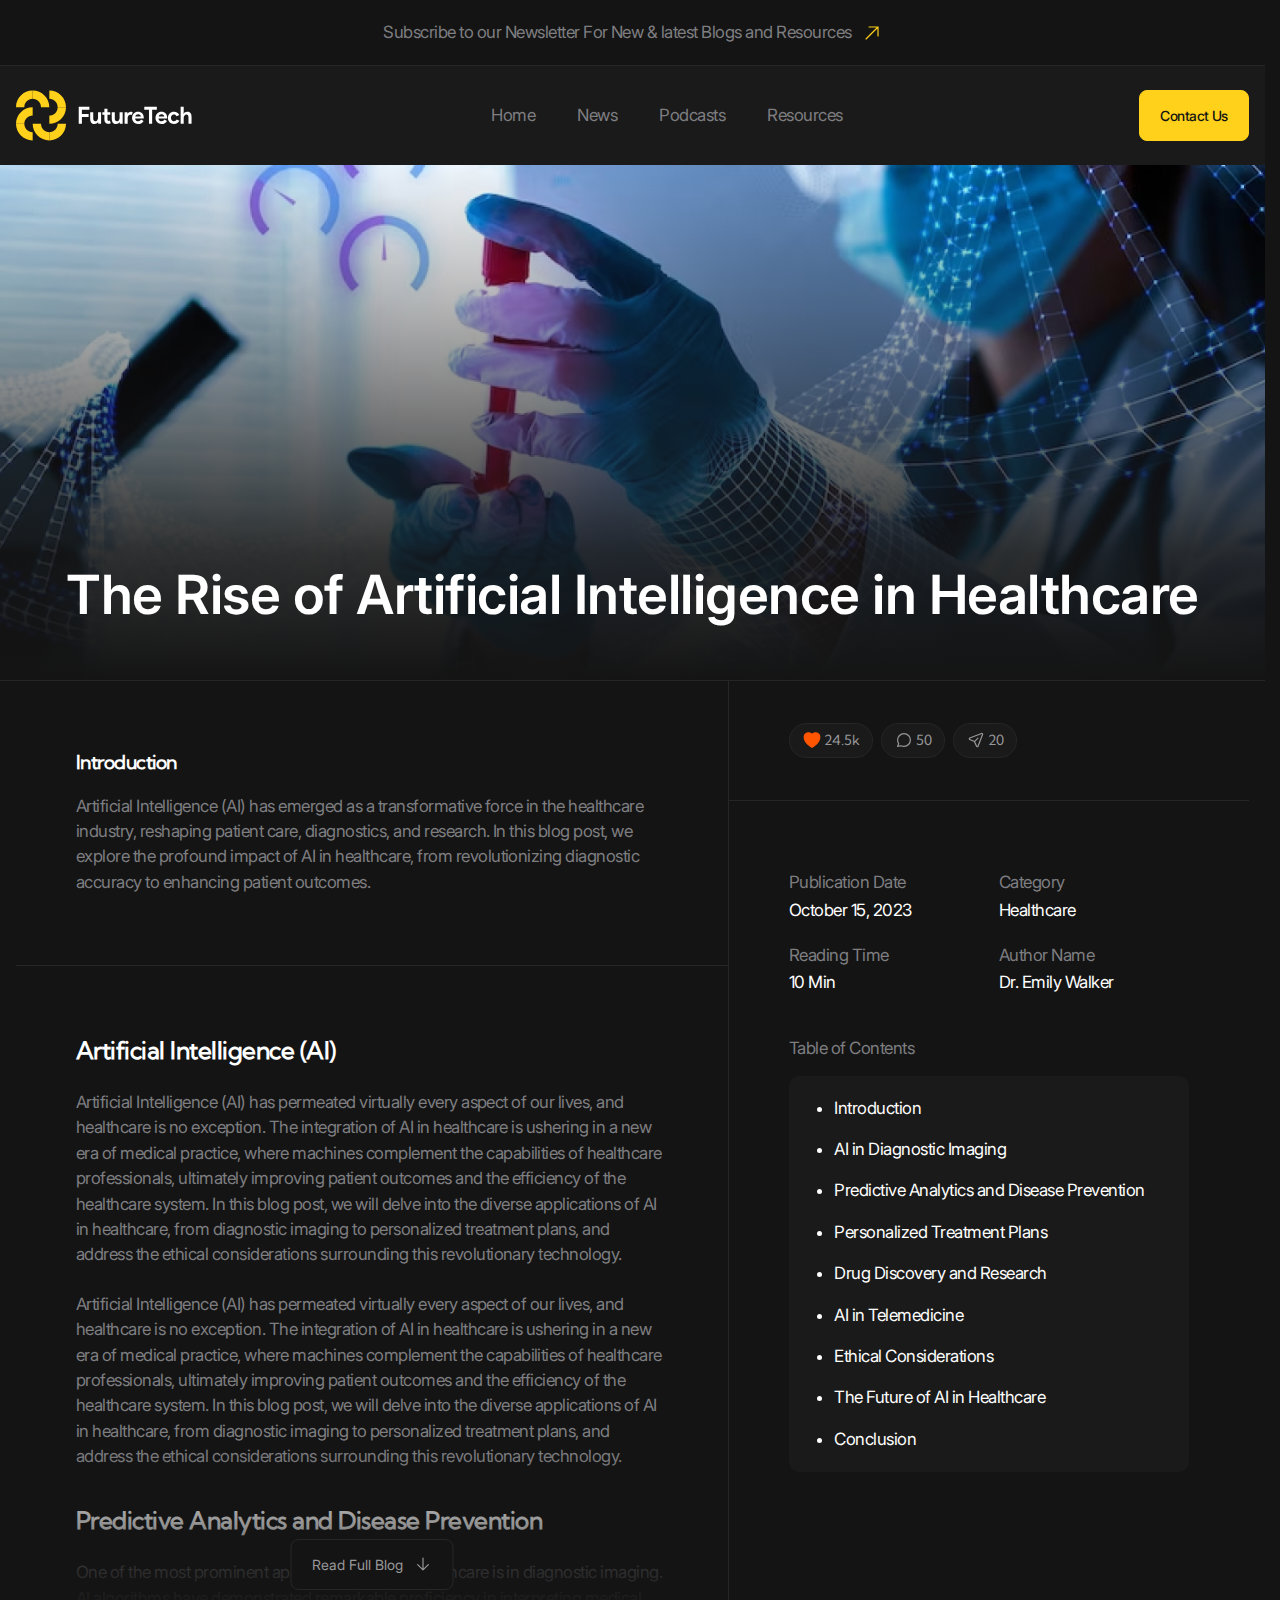
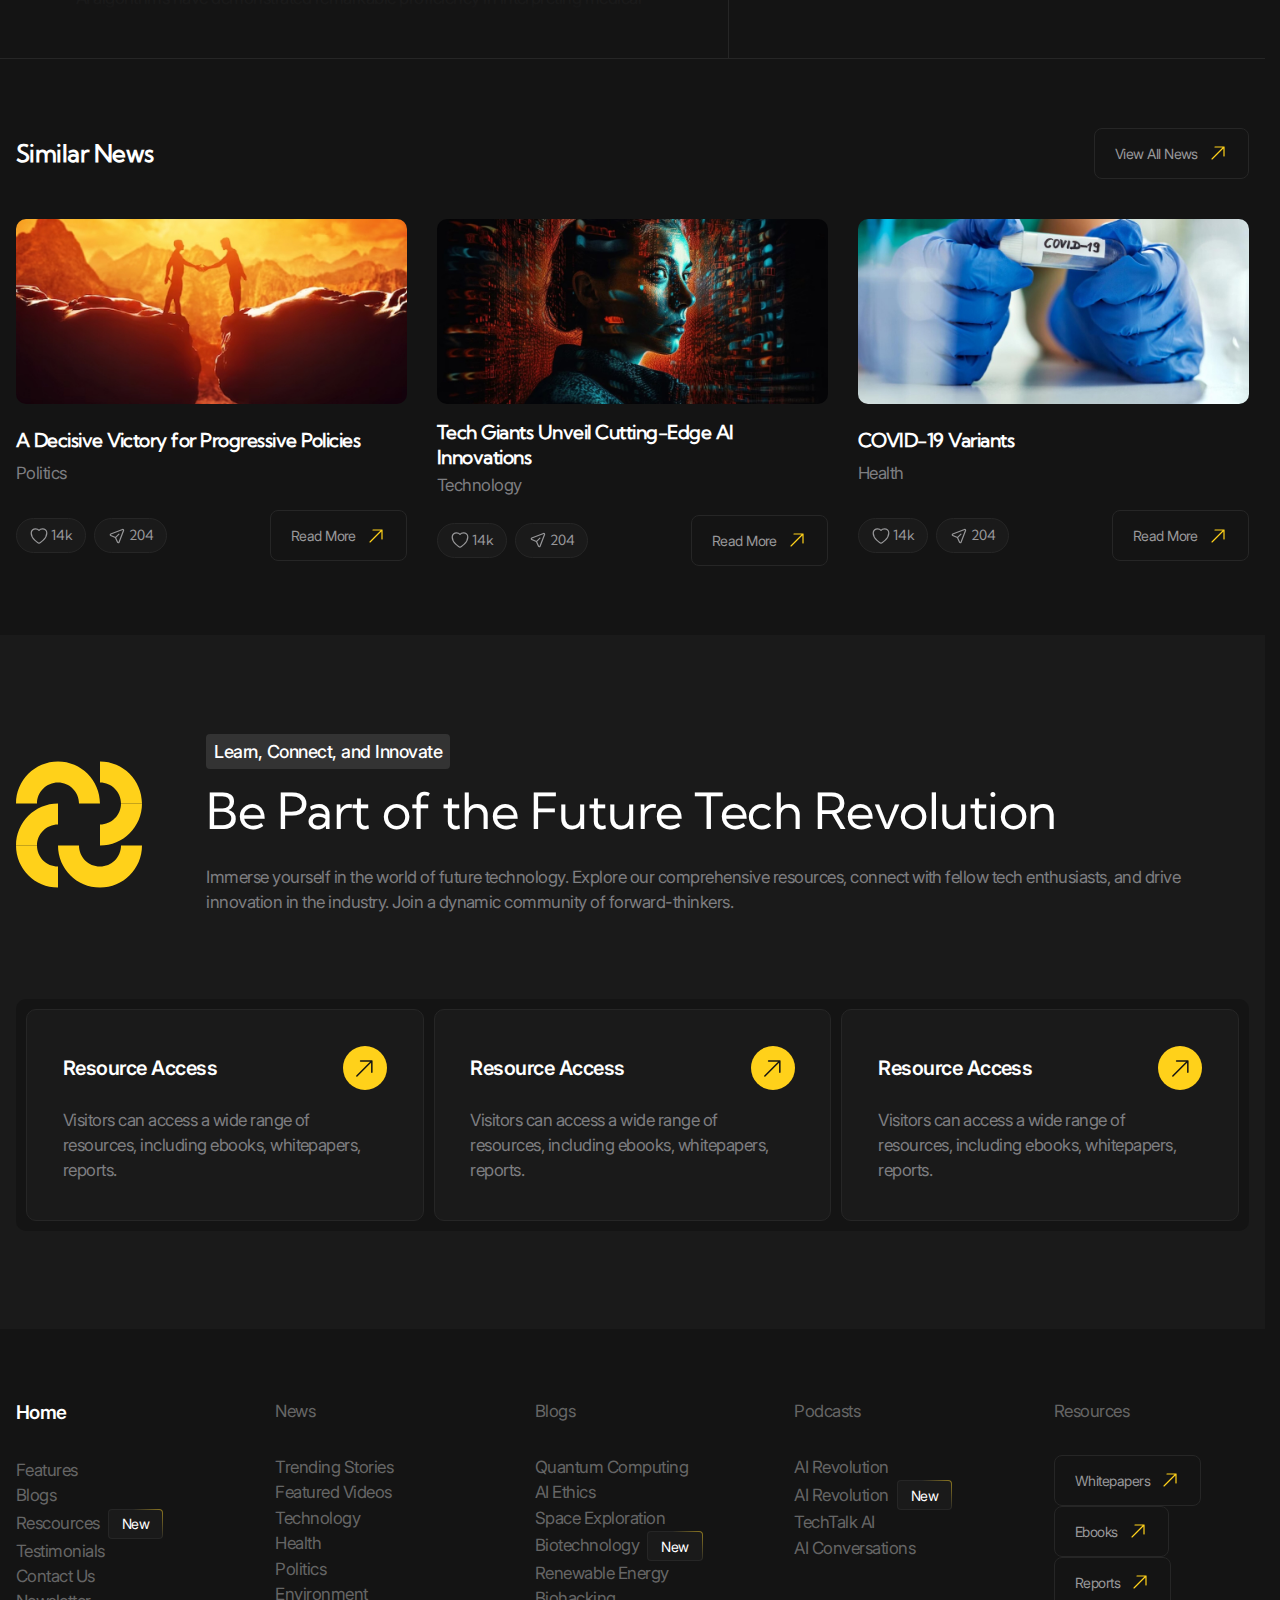
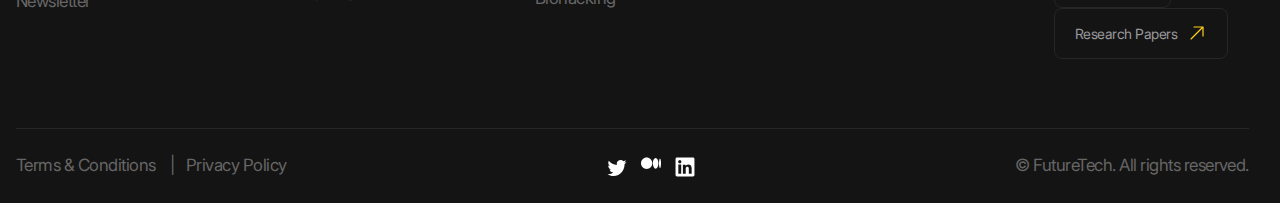
<file: blog.html>
<!doctype html>
<html lang="en">

<head>
  <meta charset="UTF-8">
  <meta name="viewport"
    content="width=device-width, user-scalable=no, initial-scale=1.0, maximum-scale=1.0, minimum-scale=1.0">
  <meta http-equiv="X-UA-Compatible" content="ie=edge">
  <title>Future Tech | Blog</title>
  <link rel="stylesheet" href="./styles/main.css" />
  <script src="./scripts/main.js" type="module"></script>
</head>

<body>
  <header class="header" data-js-header>
    <div class="header__promo">
      <div class="header__promo-inner container">
        <a class="header__promo-link" href="/">
          <span class="icon icon--yellow-arrow">Subscribe to our Newsletter For New & latest Blogs and Resources</span>
        </a>
      </div>
    </div>
    <div class="header__body">
      <div class="header__body-inner container">
        <a class="header__logo logo" href="/" aria-label="Home" title="Home">
          <img class="logo__image" src="./images/logo.svg" alt="" width="179" height="50" />
        </a>
        <div class="header__overlay" data-js-header-overlay>
          <nav class="header__menu">
            <ul class="header__menu-list">
              <li class="header__menu-item">
                <a class="header__menu-link" href="./index.html">Home</a>
              </li>
              <li class="header__menu-item">
                <a class="header__menu-link" href="./news.html">News</a>
              </li>
              <li class="header__menu-item">
                <a class="header__menu-link" href="./podcasts.html">Podcasts</a>
              </li>
              <li class="header__menu-item">
                <a class="header__menu-link" href="./resources.html">Resources</a>
              </li>
            </ul>
          </nav>
          <a class="header__contact-us-link button button--accent" href="./contacts.html">
            Contact Us
          </a>
        </div>
        <button class="header__burger-button burger-button visible-mobile" type="button" aria-label="Open menu"
          title="Open menu" data-js-header-burger-button>
          <span class="burger-button__line"></span>
          <span class="burger-button__line"></span>
          <span class="burger-button__line"></span>
        </button>
      </div>
    </div>
  </header>

  <main>
    <section class="blog-details" aria-labelledby="blog-details-title">
      <header class="blog-details__banner" style="--bgImg: url('../../images/blog-details/banner.jpg')">
        <div class="blog-details__banner-inner container">
          <h1 class="blog-details__title" id="blog-details-title">
            The Rise of Artificial Intelligence in Healthcare
          </h1>
        </div>
      </header>
      <div class="blog-details__body">
        <div class="blog-details__body-inner container">
          <div class="blog-details__content">
            <div class="blog-details__intro full-vw-line full-vw-line--bottom full-vw-line--left">
              <h2 class="h6">Introduction</h2>
              <p>Artificial Intelligence (AI) has emerged as a transformative force in the healthcare industry,
                reshaping patient care, diagnostics, and research. In this blog post, we explore the profound impact of
                AI in healthcare, from revolutionizing diagnostic accuracy to enhancing patient outcomes.</p>
            </div>
            <div class="blog-details__main expandable-content" data-js-expandable-content>
              <h2 class="h4">Artificial Intelligence (AI)</h2>
              <p>Artificial Intelligence (AI) has permeated virtually every aspect of our lives, and healthcare is no
                exception. The integration of AI in healthcare is ushering in a new era of medical practice, where
                machines complement the capabilities of healthcare professionals, ultimately improving patient outcomes
                and the efficiency of the healthcare system. In this blog post, we will delve into the diverse
                applications of AI in healthcare, from diagnostic imaging to personalized treatment plans, and address
                the ethical considerations surrounding this revolutionary technology.</p>
              <p>Artificial Intelligence (AI) has permeated virtually every aspect of our lives, and healthcare is no
                exception. The integration of AI in healthcare is ushering in a new era of medical practice, where
                machines complement the capabilities of healthcare professionals, ultimately improving patient outcomes
                and the efficiency of the healthcare system. In this blog post, we will delve into the diverse
                applications of AI in healthcare, from diagnostic imaging to personalized treatment plans, and address
                the ethical considerations surrounding this revolutionary technology.</p>
              <h2 class="h4">Predictive Analytics and Disease Prevention</h2>
              <p>One of the most prominent applications of AI in healthcare is in diagnostic imaging. AI algorithms have
                demonstrated remarkable proficiency in interpreting medical images such as X-rays, MRIs, and CT scans.
                They can identify anomalies and deviations that might be overlooked by the human eye. This is
                particularly valuable in early disease detection. For instance, AI can aid radiologists in detecting
                minute irregularities in mammograms or identifying critical findings in chest X-rays, potentially
                indicative of life-threatening conditions.</p>
              <p>One of the most prominent applications of AI in healthcare is in diagnostic imaging. AI algorithms have
                demonstrated remarkable proficiency in interpreting medical images such as X-rays, MRIs, and CT scans.
                They can identify anomalies and deviations that might be overlooked by the human eye. This is
                particularly valuable in early disease detection. For instance, AI can aid radiologists in detecting
                minute irregularities in mammograms or identifying critical findings in chest X-rays, potentially
                indicative of life-threatening conditions.</p>
              <p>One of the most prominent applications of AI in healthcare is in diagnostic imaging. AI algorithms have
                demonstrated remarkable proficiency in interpreting medical images such as X-rays, MRIs, and CT scans.
                They can identify anomalies and deviations that might be overlooked by the human eye. This is
                particularly valuable in early disease detection. For instance, AI can aid radiologists in detecting
                minute irregularities in mammograms or identifying critical findings in chest X-rays, potentially
                indicative of life-threatening conditions.</p>
              <p>One of the most prominent applications of AI in healthcare is in diagnostic imaging. AI algorithms have
                demonstrated remarkable proficiency in interpreting medical images such as X-rays, MRIs, and CT scans.
                They can identify anomalies and deviations that might be overlooked by the human eye. This is
                particularly valuable in early disease detection. For instance, AI can aid radiologists in detecting
                minute irregularities in mammograms or identifying critical findings in chest X-rays, potentially
                indicative of life-threatening conditions.</p>
              <button class="blog-details__read-full-button button expandable-content__button" type="button"
                data-js-expandable-content-button>
                <span class="icon icon--gray-arrow-down">Read Full Blog</span>
              </button>
            </div>
          </div>
          <div class="blog-details__info">
            <div class="blog-details__actions blog-actions full-vw-line full-vw-line--bottom full-vw-line--right">
              <ul class="blog-actions__list">
                <li class="blog-actions__item">
                  <button class="blog-actions__button is-active" type="button" aria-label="Dislike" title="Dislike">
                    <span class="blog-actions__icon-wrapper">
                      <svg width="24" height="25" viewBox="0 0 24 25" fill="none" xmlns="http://www.w3.org/2000/svg">
                        <path
                          d="M11.645 21.4107L11.6384 21.4071L11.6158 21.3949C11.5965 21.3844 11.5689 21.3693 11.5336 21.3496C11.4629 21.3101 11.3612 21.2524 11.233 21.1769C10.9765 21.0261 10.6132 20.8039 10.1785 20.515C9.31074 19.9381 8.15122 19.0901 6.9886 18.0063C4.68781 15.8615 2.25 12.6751 2.25 8.75C2.25 5.82194 4.7136 3.5 7.6875 3.5C9.43638 3.5 11.0023 4.29909 12 5.5516C12.9977 4.29909 14.5636 3.5 16.3125 3.5C19.2864 3.5 21.75 5.82194 21.75 8.75C21.75 12.6751 19.3122 15.8615 17.0114 18.0063C15.8488 19.0901 14.6893 19.9381 13.8215 20.515C13.3868 20.8039 13.0235 21.0261 12.767 21.1769C12.6388 21.2524 12.5371 21.3101 12.4664 21.3496C12.4311 21.3693 12.4035 21.3844 12.3842 21.3949L12.3616 21.4071L12.355 21.4107L12.3523 21.4121C12.1323 21.5289 11.8677 21.5289 11.6477 21.4121L11.645 21.4107Z"
                          stroke="#666666" stroke-width="1.5" stroke-linejoin="round" />
                      </svg>
                    </span>
                    <span>24.5k</span>
                  </button>
                </li>
                <li class="blog-actions__item">
                  <button class="blog-actions__button" type="button" aria-label="Discuss" title="Discuss">
                    <span class="blog-actions__icon-wrapper">
                      <svg width="24" height="25" viewBox="0 0 24 25" fill="none" xmlns="http://www.w3.org/2000/svg">
                        <path
                          d="M8.48581 19.6888C9.54657 20.2083 10.7392 20.5 12 20.5C16.4183 20.5 20 16.9183 20 12.5C20 8.08172 16.4183 4.5 12 4.5C7.58172 4.5 4 8.08172 4 12.5C4 14.1401 4.49356 15.665 5.34026 16.9341M8.48581 19.6888L4 20.5L5.34026 16.9341M8.48581 19.6888L8.49231 19.6877M5.34026 16.9341L5.34154 16.9308"
                          stroke="#666666" stroke-width="1.5" stroke-linecap="round" stroke-linejoin="round" />
                      </svg>
                    </span>
                    <span>50</span>
                  </button>
                </li>
                <li class="blog-actions__item">
                  <button class="blog-actions__button" type="button" aria-label="Share" title="Share">
                    <span class="blog-actions__icon-wrapper">
                      <svg width="24" height="25" viewBox="0 0 24 25" fill="none" xmlns="http://www.w3.org/2000/svg">
                        <path
                          d="M10.0384 14.4616L4.1719 11.7951C3.36454 11.4281 3.39898 10.2697 4.22673 9.95134L18.8999 4.30781C19.7087 3.99675 20.5033 4.79139 20.1922 5.60013L14.5487 20.2733C14.2303 21.1011 13.072 21.1355 12.705 20.3281L10.0384 14.4616ZM10.0384 14.4616L14.4231 10.077"
                          stroke="#666666" stroke-width="1.5" stroke-linecap="round" stroke-linejoin="round" />
                      </svg>
                    </span>
                    <span>20</span>
                  </button>
                </li>
              </ul>
            </div>
            <div class="blog-details__summary summary summary--2-cols">
              <dl class="summary__list">
                <div class="summary__item">
                  <dt class="summary__key">Publication Date</dt>
                  <dd class="summary__value"><time datetime="2023-10-15">October 15, 2023</time></dd>
                </div>
                <div class="summary__item">
                  <dt class="summary__key">Category</dt>
                  <dd class="summary__value">Healthcare</dd>
                </div>
                <div class="summary__item">
                  <dt class="summary__key">Reading Time</dt>
                  <dd class="summary__value">10 Min</dd>
                </div>
                <div class="summary__item">
                  <dt class="summary__key">Author Name</dt>
                  <dd class="summary__value">Dr. Emily Walker</dd>
                </div>
                <div class="summary__item summary__item--wide">
                  <dt class="summary__key">Table of Contents</dt>
                  <dd class="summary__value">
                    <div class="table-of-contents">
                      <ul class="table-of-contents__list">
                        <li class="table-of-contents__item">Introduction</li>
                        <li class="table-of-contents__item">AI in Diagnostic Imaging</li>
                        <li class="table-of-contents__item">Predictive Analytics and Disease Prevention</li>
                        <li class="table-of-contents__item">Personalized Treatment Plans</li>
                        <li class="table-of-contents__item">Drug Discovery and Research</li>
                        <li class="table-of-contents__item">AI in Telemedicine</li>
                        <li class="table-of-contents__item">Ethical Considerations</li>
                        <li class="table-of-contents__item">The Future of AI in Healthcare</li>
                        <li class="table-of-contents__item">Conclusion</li>
                      </ul>
                    </div>
                  </dd>
                </div>
              </dl>
            </div>
          </div>
        </div>
      </div>
      <div class="blog-details__news news container">
        <header class="news__header">
          <h2 class="news__title h4">Similar News</h2>
          <a class="news__link button" href="/">
            <span class="icon icon--yellow-arrow">View All News</span>
          </a>
        </header>
        <ul class="news__list">
          <li class="news__item">
            <article class="news-card">
              <img class="news-card__image" src="./images/news/2.jpg" alt="" width="512" height="222" loading="lazy" />
              <div class="news-card__body">
                <h2 class="news-card__title h6">A Decisive Victory for Progressive Policies</h2>
                <div class="news-card__description">
                  <p>Politics</p>
                </div>
              </div>
              <div class="news-card__controls">
                <div class="news-card__actions blog-actions">
                  <ul class="blog-actions__list">
                    <li class="blog-actions__item">
                      <button class="blog-actions__button" type="button" aria-label="Like" title="Like">
                        <span class="blog-actions__icon-wrapper">
                          <svg width="24" height="25" viewBox="0 0 24 25" fill="none"
                            xmlns="http://www.w3.org/2000/svg">
                            <path
                              d="M11.645 21.4107L11.6384 21.4071L11.6158 21.3949C11.5965 21.3844 11.5689 21.3693 11.5336 21.3496C11.4629 21.3101 11.3612 21.2524 11.233 21.1769C10.9765 21.0261 10.6132 20.8039 10.1785 20.515C9.31074 19.9381 8.15122 19.0901 6.9886 18.0063C4.68781 15.8615 2.25 12.6751 2.25 8.75C2.25 5.82194 4.7136 3.5 7.6875 3.5C9.43638 3.5 11.0023 4.29909 12 5.5516C12.9977 4.29909 14.5636 3.5 16.3125 3.5C19.2864 3.5 21.75 5.82194 21.75 8.75C21.75 12.6751 19.3122 15.8615 17.0114 18.0063C15.8488 19.0901 14.6893 19.9381 13.8215 20.515C13.3868 20.8039 13.0235 21.0261 12.767 21.1769C12.6388 21.2524 12.5371 21.3101 12.4664 21.3496C12.4311 21.3693 12.4035 21.3844 12.3842 21.3949L12.3616 21.4071L12.355 21.4107L12.3523 21.4121C12.1323 21.5289 11.8677 21.5289 11.6477 21.4121L11.645 21.4107Z"
                              stroke="#666666" stroke-width="1.5" stroke-linejoin="round" />
                          </svg>
                        </span>
                        <span>14k</span>
                      </button>
                    </li>
                    <li class="blog-actions__item">
                      <button class="blog-actions__button" type="button" aria-label="Share" title="Share">
                        <span class="blog-actions__icon-wrapper">
                          <svg width="24" height="25" viewBox="0 0 24 25" fill="none"
                            xmlns="http://www.w3.org/2000/svg">
                            <path
                              d="M10.0384 14.4616L4.1719 11.7951C3.36454 11.4281 3.39898 10.2697 4.22673 9.95134L18.8999 4.30781C19.7087 3.99675 20.5033 4.79139 20.1922 5.60013L14.5487 20.2733C14.2303 21.1011 13.072 21.1355 12.705 20.3281L10.0384 14.4616ZM10.0384 14.4616L14.4231 10.077"
                              stroke="#666666" stroke-width="1.5" stroke-linecap="round" stroke-linejoin="round" />
                          </svg>
                        </span>
                        <span>204</span>
                      </button>
                    </li>
                  </ul>
                </div>
                <a class="news-card__link button" href="/">
                  <span class="icon icon--yellow-arrow">Read More</span>
                </a>
              </div>
            </article>
          </li>
          <li class="news__item">
            <article class="news-card">
              <img class="news-card__image" src="./images/news/3.jpg" alt="" width="512" height="222" loading="lazy" />
              <div class="news-card__body">
                <h2 class="news-card__title h6">Tech Giants Unveil Cutting-Edge AI Innovations</h2>
                <div class="news-card__description">
                  <p>Technology</p>
                </div>
              </div>
              <div class="news-card__controls">
                <div class="news-card__actions blog-actions">
                  <ul class="blog-actions__list">
                    <li class="blog-actions__item">
                      <button class="blog-actions__button" type="button" aria-label="Like" title="Like">
                        <span class="blog-actions__icon-wrapper">
                          <svg width="24" height="25" viewBox="0 0 24 25" fill="none"
                            xmlns="http://www.w3.org/2000/svg">
                            <path
                              d="M11.645 21.4107L11.6384 21.4071L11.6158 21.3949C11.5965 21.3844 11.5689 21.3693 11.5336 21.3496C11.4629 21.3101 11.3612 21.2524 11.233 21.1769C10.9765 21.0261 10.6132 20.8039 10.1785 20.515C9.31074 19.9381 8.15122 19.0901 6.9886 18.0063C4.68781 15.8615 2.25 12.6751 2.25 8.75C2.25 5.82194 4.7136 3.5 7.6875 3.5C9.43638 3.5 11.0023 4.29909 12 5.5516C12.9977 4.29909 14.5636 3.5 16.3125 3.5C19.2864 3.5 21.75 5.82194 21.75 8.75C21.75 12.6751 19.3122 15.8615 17.0114 18.0063C15.8488 19.0901 14.6893 19.9381 13.8215 20.515C13.3868 20.8039 13.0235 21.0261 12.767 21.1769C12.6388 21.2524 12.5371 21.3101 12.4664 21.3496C12.4311 21.3693 12.4035 21.3844 12.3842 21.3949L12.3616 21.4071L12.355 21.4107L12.3523 21.4121C12.1323 21.5289 11.8677 21.5289 11.6477 21.4121L11.645 21.4107Z"
                              stroke="#666666" stroke-width="1.5" stroke-linejoin="round" />
                          </svg>
                        </span>
                        <span>14k</span>
                      </button>
                    </li>
                    <li class="blog-actions__item">
                      <button class="blog-actions__button" type="button" aria-label="Share" title="Share">
                        <span class="blog-actions__icon-wrapper">
                          <svg width="24" height="25" viewBox="0 0 24 25" fill="none"
                            xmlns="http://www.w3.org/2000/svg">
                            <path
                              d="M10.0384 14.4616L4.1719 11.7951C3.36454 11.4281 3.39898 10.2697 4.22673 9.95134L18.8999 4.30781C19.7087 3.99675 20.5033 4.79139 20.1922 5.60013L14.5487 20.2733C14.2303 21.1011 13.072 21.1355 12.705 20.3281L10.0384 14.4616ZM10.0384 14.4616L14.4231 10.077"
                              stroke="#666666" stroke-width="1.5" stroke-linecap="round" stroke-linejoin="round" />
                          </svg>
                        </span>
                        <span>204</span>
                      </button>
                    </li>
                  </ul>
                </div>
                <a class="news-card__link button" href="/">
                  <span class="icon icon--yellow-arrow">Read More</span>
                </a>
              </div>
            </article>
          </li>
          <li class="news__item">
            <article class="news-card">
              <img class="news-card__image" src="./images/news/4.jpg" alt="" width="512" height="222" loading="lazy" />
              <div class="news-card__body">
                <h2 class="news-card__title h6">COVID-19 Variants</h2>
                <div class="news-card__description">
                  <p>Health</p>
                </div>
              </div>
              <div class="news-card__controls">
                <div class="news-card__actions blog-actions">
                  <ul class="blog-actions__list">
                    <li class="blog-actions__item">
                      <button class="blog-actions__button" type="button" aria-label="Like" title="Like">
                        <span class="blog-actions__icon-wrapper">
                          <svg width="24" height="25" viewBox="0 0 24 25" fill="none"
                            xmlns="http://www.w3.org/2000/svg">
                            <path
                              d="M11.645 21.4107L11.6384 21.4071L11.6158 21.3949C11.5965 21.3844 11.5689 21.3693 11.5336 21.3496C11.4629 21.3101 11.3612 21.2524 11.233 21.1769C10.9765 21.0261 10.6132 20.8039 10.1785 20.515C9.31074 19.9381 8.15122 19.0901 6.9886 18.0063C4.68781 15.8615 2.25 12.6751 2.25 8.75C2.25 5.82194 4.7136 3.5 7.6875 3.5C9.43638 3.5 11.0023 4.29909 12 5.5516C12.9977 4.29909 14.5636 3.5 16.3125 3.5C19.2864 3.5 21.75 5.82194 21.75 8.75C21.75 12.6751 19.3122 15.8615 17.0114 18.0063C15.8488 19.0901 14.6893 19.9381 13.8215 20.515C13.3868 20.8039 13.0235 21.0261 12.767 21.1769C12.6388 21.2524 12.5371 21.3101 12.4664 21.3496C12.4311 21.3693 12.4035 21.3844 12.3842 21.3949L12.3616 21.4071L12.355 21.4107L12.3523 21.4121C12.1323 21.5289 11.8677 21.5289 11.6477 21.4121L11.645 21.4107Z"
                              stroke="#666666" stroke-width="1.5" stroke-linejoin="round" />
                          </svg>
                        </span>
                        <span>14k</span>
                      </button>
                    </li>
                    <li class="blog-actions__item">
                      <button class="blog-actions__button" type="button" aria-label="Share" title="Share">
                        <span class="blog-actions__icon-wrapper">
                          <svg width="24" height="25" viewBox="0 0 24 25" fill="none"
                            xmlns="http://www.w3.org/2000/svg">
                            <path
                              d="M10.0384 14.4616L4.1719 11.7951C3.36454 11.4281 3.39898 10.2697 4.22673 9.95134L18.8999 4.30781C19.7087 3.99675 20.5033 4.79139 20.1922 5.60013L14.5487 20.2733C14.2303 21.1011 13.072 21.1355 12.705 20.3281L10.0384 14.4616ZM10.0384 14.4616L14.4231 10.077"
                              stroke="#666666" stroke-width="1.5" stroke-linecap="round" stroke-linejoin="round" />
                          </svg>
                        </span>
                        <span>204</span>
                      </button>
                    </li>
                  </ul>
                </div>
                <a class="news-card__link button" href="/">
                  <span class="icon icon--yellow-arrow">Read More</span>
                </a>
              </div>
            </article>
          </li>
        </ul>
      </div>
    </section>

    <section class="about" aria-labelledby="about-title">
      <div class="about__inner container">
        <header class="about__header">
          <img class="about__icon" src="./images/about/icon.svg" alt="" width="150" height="150" loading="lazy" />
          <div class="about__info">
            <p class="about__subtitle tag">Learn, Connect, and Innovate</p>
            <h2 class="about__title" id="about-title">Be Part of the Future Tech Revolution</h2>
          </div>
          <div class="about__description">
            <p>Immerse yourself in the world of future technology. Explore our comprehensive resources, connect with
              fellow tech enthusiasts, and drive innovation in the industry. Join a dynamic community of
              forward-thinkers.</p>
          </div>
        </header>
        <ul class="about__list">
          <li class="about__item">
            <a class="about-card tile" href="/">
              <h3 class="about-card__title circle-icon">Resource Access</h3>
              <div class="about-card__description">
                <p>Visitors can access a wide range of resources, including ebooks, whitepapers, reports.</p>
              </div>
            </a>
          </li>
          <li class="about__item">
            <a class="about-card tile" href="/">
              <h3 class="about-card__title circle-icon">Resource Access</h3>
              <div class="about-card__description">
                <p>Visitors can access a wide range of resources, including ebooks, whitepapers, reports.</p>
              </div>
            </a>
          </li>
          <li class="about__item">
            <a class="about-card tile" href="/">
              <h3 class="about-card__title circle-icon">Resource Access</h3>
              <div class="about-card__description">
                <p>Visitors can access a wide range of resources, including ebooks, whitepapers, reports.</p>
              </div>
            </a>
          </li>
        </ul>
      </div>
    </section>
  </main>

  <footer class="footer">
    <div class="footer__inner container">
      <div class="footer__body">
        <nav class="footer__menu">
          <div class="footer__menu-column">
            <a class="footer__menu-main-link h6" href="">Home</a>
            <ul class="footer__menu-list">
              <li class="footer__menu-item">
                <a class="footer__menu-link" href="">Features</a>
              </li>
              <li class="footer__menu-item">
                <a class="footer__menu-link" href="">Blogs</a>
              </li>
              <li class="footer__menu-item">
                <a class="footer__menu-link" href="">Rescources</a>
                <span class="badge">New</span>
              </li>
              <li class="footer__menu-item">
                <a class="footer__menu-link" href="">Testimonials</a>
              </li>
              <li class="footer__menu-item">
                <a class="footer__menu-link" href="">Contact Us</a>
              </li>
              <li class="footer__menu-item">
                <a class="footer__menu-link" href="">Newsletter</a>
              </li>
            </ul>
          </div>
          <div class="footer__menu-column">
            <a class="footer__menu-main-link" href="">News</a>
            <ul class="footer__menu-list">
              <li class="footer__menu-item">
                <a class="footer__menu-link" href="">Trending Stories</a>
              </li>
              <li class="footer__menu-item">
                <a class="footer__menu-link" href="">Featured Videos</a>
              </li>
              <li class="footer__menu-item">
                <a class="footer__menu-link" href="">Technology</a>
              </li>
              <li class="footer__menu-item">
                <a class="footer__menu-link" href="">Health</a>
              </li>
              <li class="footer__menu-item">
                <a class="footer__menu-link" href="">Politics</a>
              </li>
              <li class="footer__menu-item">
                <a class="footer__menu-link" href="">Environment</a>
              </li>
            </ul>
          </div>
          <div class="footer__menu-column">
            <a class="footer__menu-main-link" href="">Blogs</a>
            <ul class="footer__menu-list">
              <li class="footer__menu-item">
                <a class="footer__menu-link" href="">Quantum Computing</a>
              </li>
              <li class="footer__menu-item">
                <a class="footer__menu-link" href="">AI Ethics</a>
              </li>
              <li class="footer__menu-item">
                <a class="footer__menu-link" href="">Space Exploration</a>
              </li>
              <li class="footer__menu-item">
                <a class="footer__menu-link" href="">Biotechnology</a>
                <span class="badge">New</span>
              </li>
              <li class="footer__menu-item">
                <a class="footer__menu-link" href="">Renewable Energy</a>
              </li>
              <li class="footer__menu-item">
                <a class="footer__menu-link" href="">Biohacking</a>
              </li>
            </ul>
          </div>
          <div class="footer__menu-column">
            <a class="footer__menu-main-link" href="">Podcasts</a>
            <ul class="footer__menu-list">
              <li class="footer__menu-item">
                <a class="footer__menu-link" href="">AI Revolution</a>
              </li>
              <li class="footer__menu-item">
                <a class="footer__menu-link" href="">AI Revolution</a>
                <span class="badge">New</span>
              </li>
              <li class="footer__menu-item">
                <a class="footer__menu-link" href="">TechTalk AI</a>
              </li>
              <li class="footer__menu-item">
                <a class="footer__menu-link" href="">AI Conversations</a>
              </li>
            </ul>
          </div>
          <div class="footer__menu-column">
            <a class="footer__menu-main-link" href="">Resources</a>
            <ul class="footer__menu-list">
              <li class="footer__menu-item">
                <a class="footer__menu-link button" href="">
                  <span class="icon icon--yellow-arrow">Whitepapers</span>
                </a>
              </li>
              <li class="footer__menu-item">
                <a class="footer__menu-link button" href="">
                  <span class="icon icon--yellow-arrow">Ebooks</span>
                </a>
              </li>
              <li class="footer__menu-item">
                <a class="footer__menu-link button" href="">
                  <span class="icon icon--yellow-arrow">Reports</span>
                </a>
              </li>
              <li class="footer__menu-item">
                <a class="footer__menu-link button" href="">
                  <span class="icon icon--yellow-arrow">Research Papers</span>
                </a>
              </li>
            </ul>
          </div>

        </nav>
      </div>
      <div class="footer__extra">
        <div class="footer__extra-menu">
          <ul class="footer__extra-menu-list">
            <li class="footer__extra-menu-item">
              <a class="footer__extra-menu-link" href="">Terms & Conditions</a>
            </li>
            <li class="footer__extra-menu-item">
              <a class="footer__extra-menu-link" href="">Privacy Policy</a>
            </li>
          </ul>
        </div>
        <div class="footer__soc1als soc1als">
          <ul class="soc1als__list">
            <li class="soc1als__item">
              <a class="soc1als__link" href="/" target="_blank" aria-label="Twitter" title="Twitter">
                <svg width="24" height="24" viewBox="0 0 24 24" fill="none" xmlns="http://www.w3.org/2000/svg">
                  <path
                    d="M21.0571 7.18114C21.0664 7.39235 21.0664 7.59395 21.0664 7.80515C21.0756 14.2084 16.3712 21.6004 7.76793 21.6004C5.23048 21.6004 2.73933 20.842 0.600098 19.4212C0.970528 19.4692 1.34096 19.4884 1.71139 19.4884C3.81358 19.4884 5.86021 18.7588 7.51789 17.4052C5.51756 17.3668 3.75802 16.0132 3.14681 14.0356C3.85063 14.1796 4.57296 14.1508 5.25826 13.9492C3.08198 13.5076 1.51691 11.5204 1.50765 9.20675C1.50765 9.18755 1.50765 9.16835 1.50765 9.14915C2.15591 9.52355 2.88751 9.73475 3.62837 9.75395C1.58174 8.33315 0.942746 5.50114 2.18369 3.28353C4.5637 6.31714 8.06427 8.15075 11.8241 8.35235C11.4445 6.67234 11.9631 4.90594 13.1762 3.71553C15.0561 1.88193 18.0196 1.97793 19.7977 3.92673C20.8441 3.71553 21.8535 3.31233 22.7704 2.74593C22.4185 3.86913 21.6869 4.81954 20.7145 5.42434C21.6406 5.30914 22.5481 5.04994 23.4001 4.66594C22.7704 5.64514 21.9739 6.48994 21.0571 7.18114Z"
                    fill="white" />
                </svg>

              </a>
            </li>
            <li class="soc1als__item">
              <a class="soc1als__link" href="/" target="_blank" aria-label="Medium" title="Medium">
                <svg width="24" height="15" viewBox="0 0 24 15" fill="none" xmlns="http://www.w3.org/2000/svg">
                  <path
                    d="M13.5374 7.22809C13.5374 10.9988 10.5069 14.0556 6.76883 14.0556C3.03073 14.0556 0 10.9981 0 7.22809C0 3.45806 3.0305 0.400391 6.76883 0.400391C10.5072 0.400391 13.5374 3.45737 13.5374 7.22809Z"
                    fill="white" />
                  <path
                    d="M20.9627 7.22853C20.9627 10.7778 19.4474 13.6563 17.5783 13.6563C15.7091 13.6563 14.1938 10.7778 14.1938 7.22853C14.1938 3.67922 15.7089 0.800781 17.578 0.800781C19.4472 0.800781 20.9625 3.67829 20.9625 7.22853"
                    fill="white" />
                  <path
                    d="M24 7.22798C24 10.4073 23.4672 12.9862 22.8097 12.9862C22.1522 12.9862 21.6196 10.408 21.6196 7.22798C21.6196 4.04797 22.1525 1.46973 22.8097 1.46973C23.467 1.46973 24 4.04774 24 7.22798Z"
                    fill="white" />
                </svg>

              </a>
            </li>
            <li class="soc1als__item">
              <a class="soc1als__link" href="/" target="_blank" aria-label="LinkedIn" title="LinkedIn">
                <svg width="22" height="22" viewBox="0 0 22 22" fill="none" xmlns="http://www.w3.org/2000/svg">
                  <path
                    d="M19.8647 0.599609H2.13554C1.72832 0.599609 1.33777 0.761379 1.04982 1.04933C0.761867 1.33728 0.600098 1.72783 0.600098 2.13505V19.8642C0.600098 20.2714 0.761867 20.6619 1.04982 20.9499C1.33777 21.2378 1.72832 21.3996 2.13554 21.3996H19.8647C20.2719 21.3996 20.6624 21.2378 20.9504 20.9499C21.2383 20.6619 21.4001 20.2714 21.4001 19.8642V2.13505C21.4001 1.72783 21.2383 1.33728 20.9504 1.04933C20.6624 0.761379 20.2719 0.599609 19.8647 0.599609ZM6.79965 18.3186H3.67243V8.38516H6.79965V18.3186ZM5.23388 7.00861C4.87915 7.00661 4.53296 6.89958 4.239 6.70102C3.94504 6.50246 3.71649 6.22127 3.58219 5.89294C3.44789 5.56461 3.41386 5.20386 3.48439 4.8562C3.55492 4.50855 3.72686 4.18958 3.9785 3.93955C4.23014 3.68952 4.5502 3.51964 4.8983 3.45134C5.2464 3.38304 5.60693 3.41939 5.93439 3.5558C6.26185 3.6922 6.54156 3.92255 6.73823 4.21778C6.9349 4.51301 7.03971 4.85988 7.03943 5.21461C7.04278 5.45211 6.99827 5.68784 6.90857 5.90777C6.81887 6.1277 6.68582 6.32732 6.51733 6.49473C6.34884 6.66215 6.14837 6.79392 5.92787 6.88221C5.70736 6.97049 5.47134 7.01348 5.23388 7.00861ZM18.3263 18.3273H15.2005V12.9005C15.2005 11.3001 14.5202 10.8061 13.642 10.8061C12.7147 10.8061 11.8047 11.5052 11.8047 12.9409V18.3273H8.67743V8.39239H11.6848V9.76894H11.7252C12.0271 9.15794 13.0844 8.11361 14.6979 8.11361C16.4428 8.11361 18.3278 9.14928 18.3278 12.1826L18.3263 18.3273Z"
                    fill="white" />
                </svg>
              </a>
            </li>
          </ul>
        </div>
        <p class="footer__copyright">© <time datetime="2024"></time> FutureTech. All rights reserved.</p>
      </div>
    </div>
  </footer>
</body>

</html>
</file>
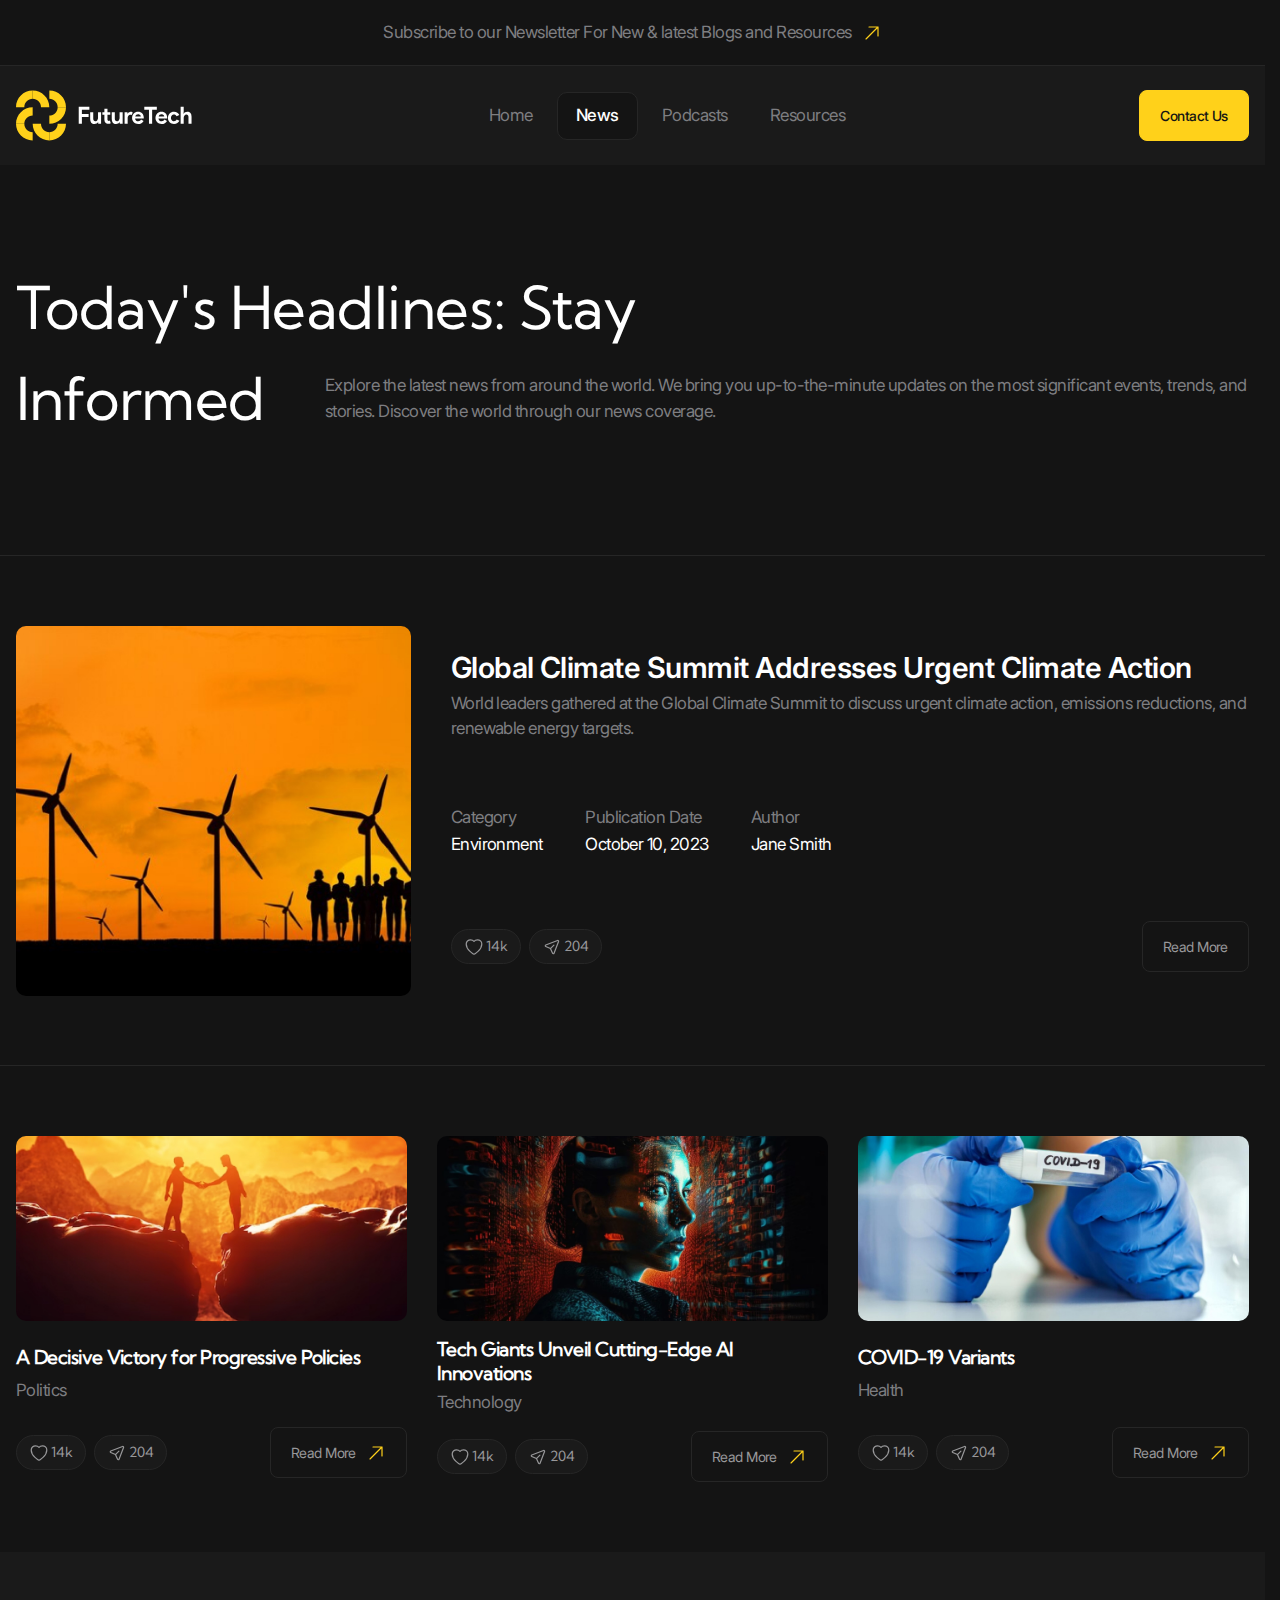
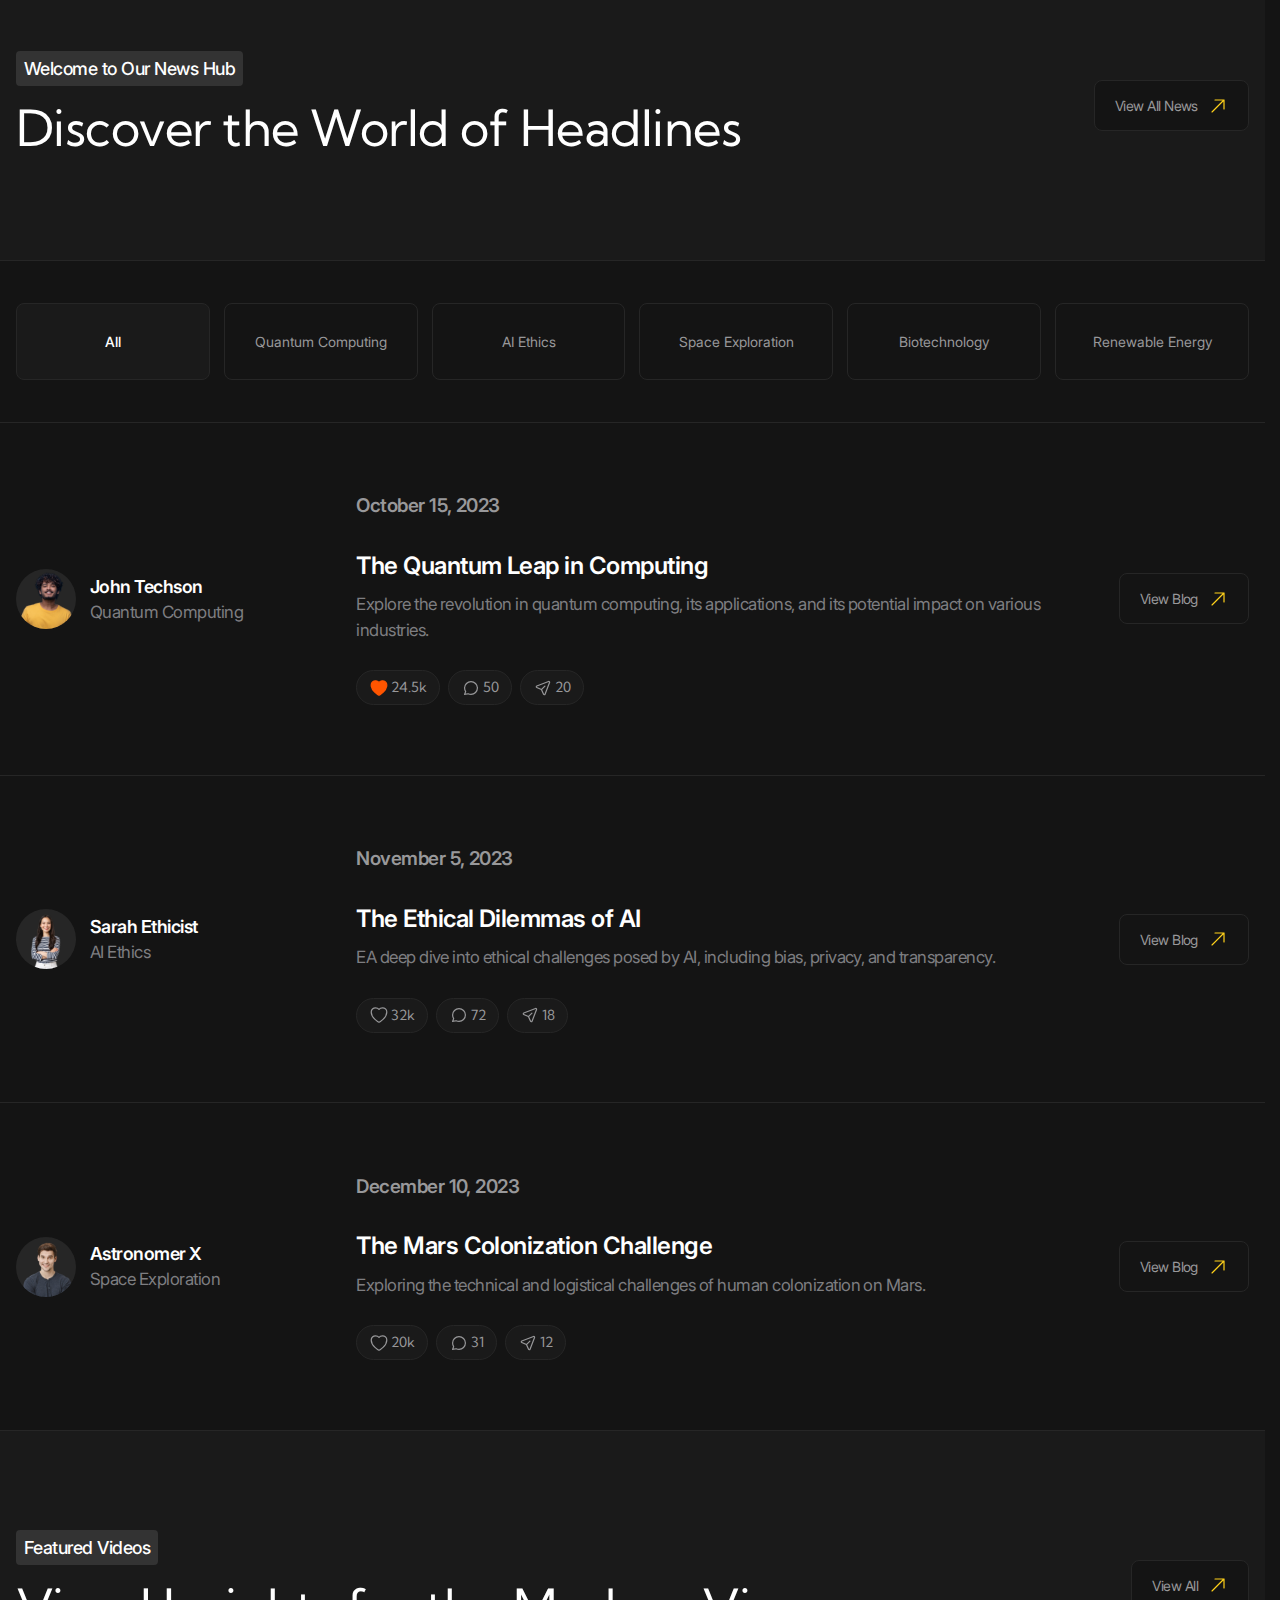
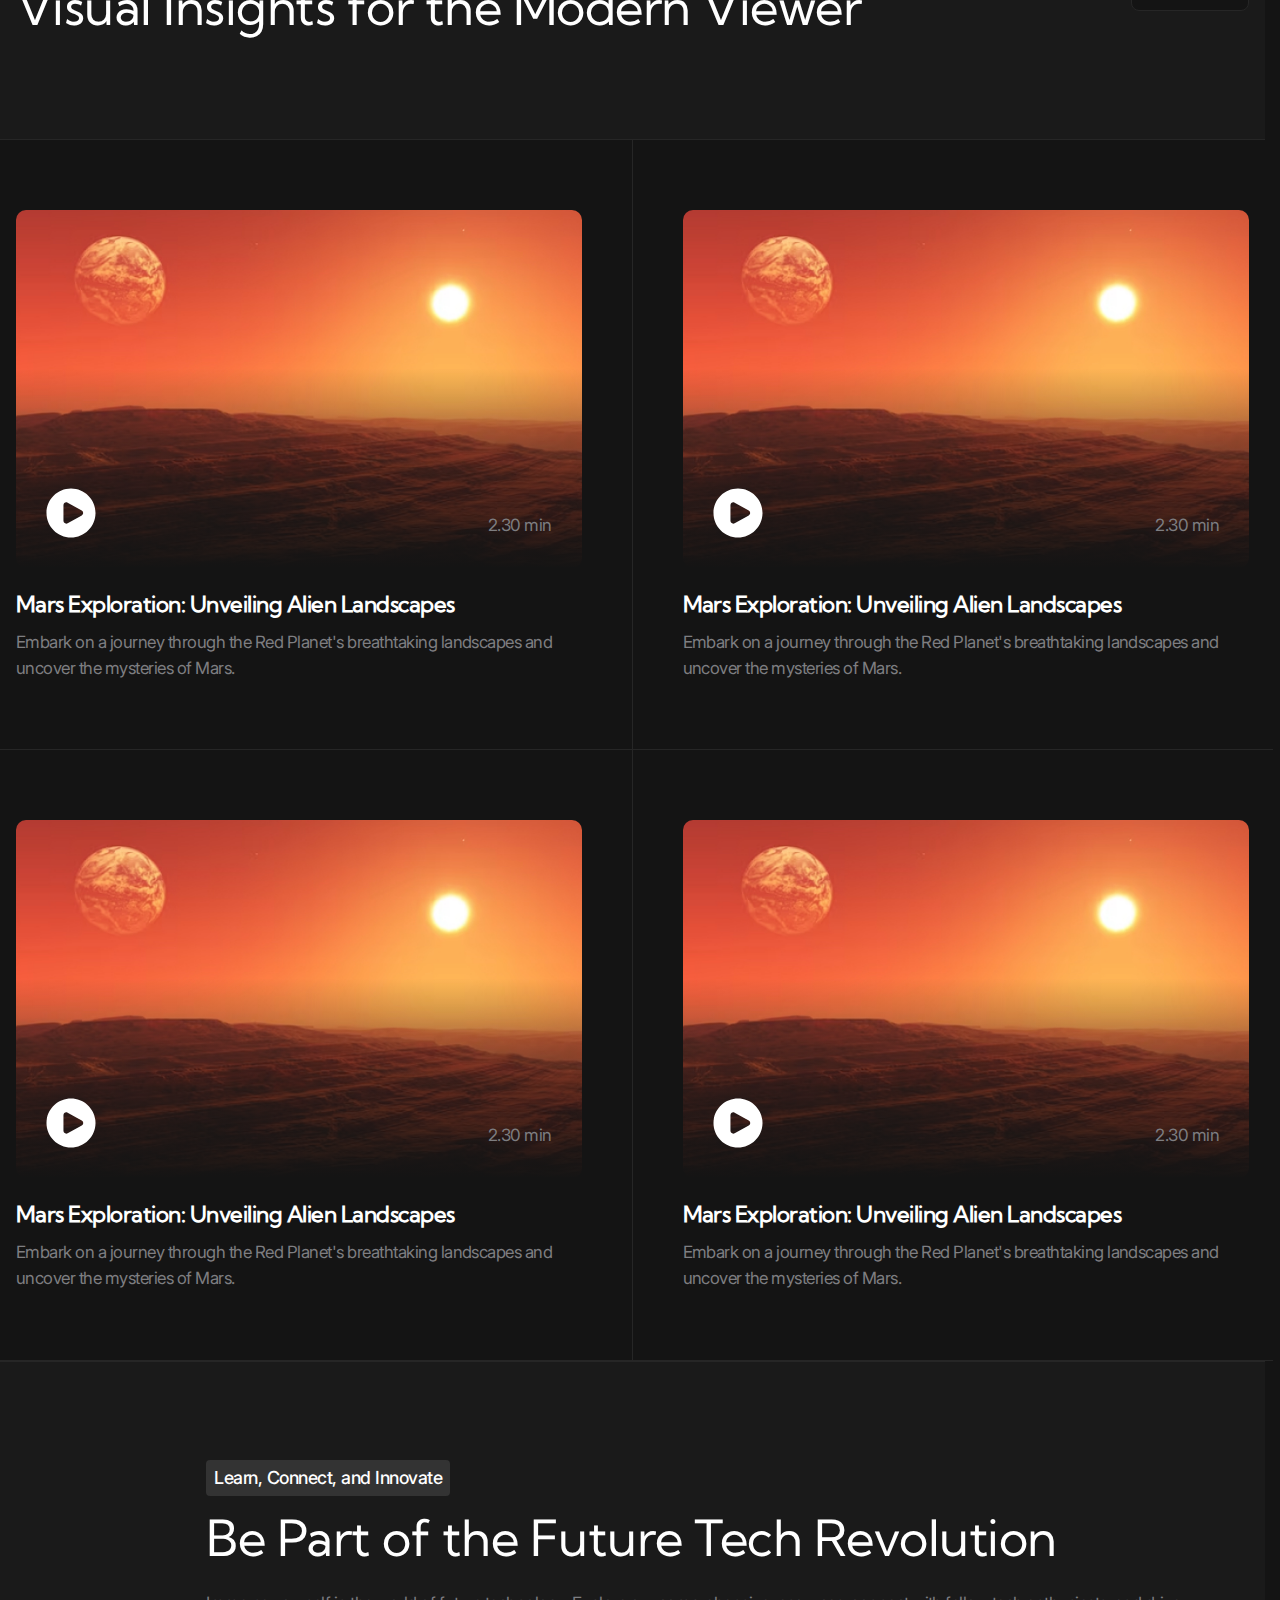
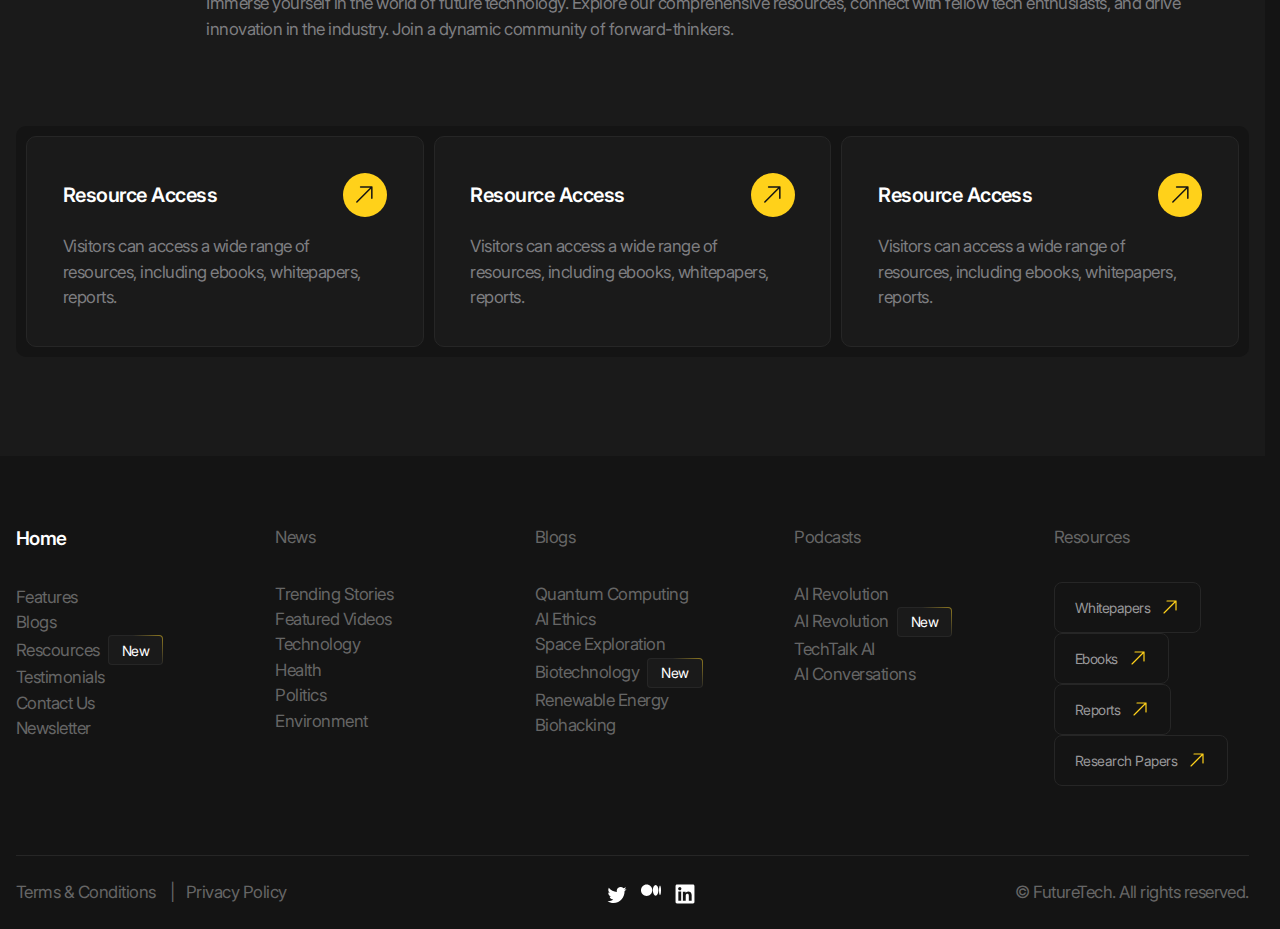
<file: news.html>
<!doctype html>
<html lang="en">

<head>
  <meta charset="UTF-8">
  <meta name="viewport"
    content="width=device-width, user-scalable=no, initial-scale=1.0, maximum-scale=1.0, minimum-scale=1.0">
  <meta http-equiv="X-UA-Compatible" content="ie=edge">
  <title>Future Tech | News</title>
  <link rel="stylesheet" href="./styles/main.css" />
  <script src="./scripts/main.js" type="module"></script>
</head>

<body>
  <header class="header" data-js-header>
    <div class="header__promo">
      <div class="header__promo-inner container">
        <a class="header__promo-link" href="/">
          <span class="icon icon--yellow-arrow">Subscribe to our Newsletter For New & latest Blogs and Resources</span>
        </a>
      </div>
    </div>
    <div class="header__body">
      <div class="header__body-inner container">
        <a class="header__logo logo" href="/" aria-label="Home" title="Home">
          <img class="logo__image" src="./images/logo.svg" alt="" width="179" height="50" />
        </a>
        <div class="header__overlay" data-js-header-overlay>
          <nav class="header__menu">
            <ul class="header__menu-list">
              <li class="header__menu-item">
                <a class="header__menu-link" href="./index.html">Home</a>
              </li>
              <li class="header__menu-item">
                <a class="header__menu-link is-active" href="./news.html">News</a>
              </li>
              <li class="header__menu-item">
                <a class="header__menu-link" href="./podcasts.html">Podcasts</a>
              </li>
              <li class="header__menu-item">
                <a class="header__menu-link" href="./resources.html">Resources</a>
              </li>
            </ul>
          </nav>
          <a class="header__contact-us-link button button--accent" href="./contacts.html">
            Contact Us
          </a>
        </div>
        <button class="header__burger-button burger-button visible-mobile" type="button" aria-label="Open menu"
          title="Open menu" data-js-header-burger-button>
          <span class="burger-button__line"></span>
          <span class="burger-button__line"></span>
          <span class="burger-button__line"></span>
        </button>
      </div>
    </div>
  </header>

  <main>
    <section class="hero-alt" aria-labelledby="news-title">
      <header class="hero-alt__header">
        <div class="hero-alt__header-inner container">
          <h1 class="hero-alt__title" id="news-title">
            Today's Headlines: Stay <span class="hero-alt__title-hidden-part">Informed</span>
          </h1>
          <p class="hero-alt__subtitle h1 hidden-mobile" aria-hidden="true">
            Informed
          </p>
          <p class="hero-alt__description">Explore the latest news from around the world. We bring you up-to-the-minute
            updates on the most significant events, trends, and stories. Discover the world through our news coverage.
          </p>
        </div>
      </header>
      <div class="hero-alt__body">
        <ul class="list">
          <li class="list__item">
            <article class="news-card container">
              <img class="news-card__image" src="./images/news/1.jpg" alt="" width="515" height="427" loading="lazy" />
              <div class="news-card__body">
                <h2 class="news-card__title">Global Climate Summit Addresses Urgent Climate Action</h2>
                <div class="news-card__description">
                  <p>World leaders gathered at the Global Climate Summit to discuss urgent climate action, emissions
                    reductions, and renewable energy targets.</p>
                </div>
              </div>
              <div class="news-card__summary summary">
                <dl class="summary__list">
                  <div class="summary__item">
                    <dt class="summary__key">Category</dt>
                    <dd class="summary__value">Environment</dd>
                  </div>
                  <div class="summary__item">
                    <dt class="summary__key">Publication Date</dt>
                    <dd class="summary__value">
                      <time datetime="2023-10-10">October 10, 2023</time>
                    </dd>
                  </div>
                  <div class="summary__item">
                    <dt class="summary__key">Author</dt>
                    <dd class="summary__value">Jane Smith</dd>
                  </div>
                </dl>
              </div>
              <div class="news-card__controls">
                <div class="news-card__actions blog-actions">
                  <ul class="blog-actions__list">
                    <li class="blog-actions__item">
                      <button class="blog-actions__button" type="button" aria-label="Like" title="Like">
                        <span class="blog-actions__icon-wrapper">
                          <svg width="24" height="25" viewBox="0 0 24 25" fill="none"
                            xmlns="http://www.w3.org/2000/svg">
                            <path
                              d="M11.645 21.4107L11.6384 21.4071L11.6158 21.3949C11.5965 21.3844 11.5689 21.3693 11.5336 21.3496C11.4629 21.3101 11.3612 21.2524 11.233 21.1769C10.9765 21.0261 10.6132 20.8039 10.1785 20.515C9.31074 19.9381 8.15122 19.0901 6.9886 18.0063C4.68781 15.8615 2.25 12.6751 2.25 8.75C2.25 5.82194 4.7136 3.5 7.6875 3.5C9.43638 3.5 11.0023 4.29909 12 5.5516C12.9977 4.29909 14.5636 3.5 16.3125 3.5C19.2864 3.5 21.75 5.82194 21.75 8.75C21.75 12.6751 19.3122 15.8615 17.0114 18.0063C15.8488 19.0901 14.6893 19.9381 13.8215 20.515C13.3868 20.8039 13.0235 21.0261 12.767 21.1769C12.6388 21.2524 12.5371 21.3101 12.4664 21.3496C12.4311 21.3693 12.4035 21.3844 12.3842 21.3949L12.3616 21.4071L12.355 21.4107L12.3523 21.4121C12.1323 21.5289 11.8677 21.5289 11.6477 21.4121L11.645 21.4107Z"
                              stroke="#666666" stroke-width="1.5" stroke-linejoin="round" />
                          </svg>
                        </span>
                        <span>14k</span>
                      </button>
                    </li>
                    <li class="blog-actions__item">
                      <button class="blog-actions__button" type="button" aria-label="Share" title="Share">
                        <span class="blog-actions__icon-wrapper">
                          <svg width="24" height="25" viewBox="0 0 24 25" fill="none"
                            xmlns="http://www.w3.org/2000/svg">
                            <path
                              d="M10.0384 14.4616L4.1719 11.7951C3.36454 11.4281 3.39898 10.2697 4.22673 9.95134L18.8999 4.30781C19.7087 3.99675 20.5033 4.79139 20.1922 5.60013L14.5487 20.2733C14.2303 21.1011 13.072 21.1355 12.705 20.3281L10.0384 14.4616ZM10.0384 14.4616L14.4231 10.077"
                              stroke="#666666" stroke-width="1.5" stroke-linecap="round" stroke-linejoin="round" />
                          </svg>
                        </span>
                        <span>204</span>
                      </button>
                    </li>
                  </ul>
                </div>
                <a class="news-card__link button" href="/">Read More</a>
              </div>
            </article>
          </li>
          <li class="list__item">
            <div class="news container">
              <ul class="news__list">
                <li class="news__item">
                  <article class="news-card">
                    <img class="news-card__image" src="./images/news/2.jpg" alt="" width="512" height="222"
                      loading="lazy" />
                    <div class="news-card__body">
                      <h2 class="news-card__title h6">A Decisive Victory for Progressive Policies</h2>
                      <div class="news-card__description">
                        <p>Politics</p>
                      </div>
                    </div>
                    <div class="news-card__controls">
                      <div class="news-card__actions blog-actions">
                        <ul class="blog-actions__list">
                          <li class="blog-actions__item">
                            <button class="blog-actions__button" type="button" aria-label="Like" title="Like">
                              <span class="blog-actions__icon-wrapper">
                                <svg width="24" height="25" viewBox="0 0 24 25" fill="none"
                                  xmlns="http://www.w3.org/2000/svg">
                                  <path
                                    d="M11.645 21.4107L11.6384 21.4071L11.6158 21.3949C11.5965 21.3844 11.5689 21.3693 11.5336 21.3496C11.4629 21.3101 11.3612 21.2524 11.233 21.1769C10.9765 21.0261 10.6132 20.8039 10.1785 20.515C9.31074 19.9381 8.15122 19.0901 6.9886 18.0063C4.68781 15.8615 2.25 12.6751 2.25 8.75C2.25 5.82194 4.7136 3.5 7.6875 3.5C9.43638 3.5 11.0023 4.29909 12 5.5516C12.9977 4.29909 14.5636 3.5 16.3125 3.5C19.2864 3.5 21.75 5.82194 21.75 8.75C21.75 12.6751 19.3122 15.8615 17.0114 18.0063C15.8488 19.0901 14.6893 19.9381 13.8215 20.515C13.3868 20.8039 13.0235 21.0261 12.767 21.1769C12.6388 21.2524 12.5371 21.3101 12.4664 21.3496C12.4311 21.3693 12.4035 21.3844 12.3842 21.3949L12.3616 21.4071L12.355 21.4107L12.3523 21.4121C12.1323 21.5289 11.8677 21.5289 11.6477 21.4121L11.645 21.4107Z"
                                    stroke="#666666" stroke-width="1.5" stroke-linejoin="round" />
                                </svg>
                              </span>
                              <span>14k</span>
                            </button>
                          </li>
                          <li class="blog-actions__item">
                            <button class="blog-actions__button" type="button" aria-label="Share" title="Share">
                              <span class="blog-actions__icon-wrapper">
                                <svg width="24" height="25" viewBox="0 0 24 25" fill="none"
                                  xmlns="http://www.w3.org/2000/svg">
                                  <path
                                    d="M10.0384 14.4616L4.1719 11.7951C3.36454 11.4281 3.39898 10.2697 4.22673 9.95134L18.8999 4.30781C19.7087 3.99675 20.5033 4.79139 20.1922 5.60013L14.5487 20.2733C14.2303 21.1011 13.072 21.1355 12.705 20.3281L10.0384 14.4616ZM10.0384 14.4616L14.4231 10.077"
                                    stroke="#666666" stroke-width="1.5" stroke-linecap="round"
                                    stroke-linejoin="round" />
                                </svg>
                              </span>
                              <span>204</span>
                            </button>
                          </li>
                        </ul>
                      </div>
                      <a class="news-card__link button" href="/">
                        <span class="icon icon--yellow-arrow">Read More</span>
                      </a>
                    </div>
                  </article>
                </li>
                <li class="news__item">
                  <article class="news-card">
                    <img class="news-card__image" src="./images/news/3.jpg" alt="" width="512" height="222"
                      loading="lazy" />
                    <div class="news-card__body">
                      <h2 class="news-card__title h6">Tech Giants Unveil Cutting-Edge AI Innovations</h2>
                      <div class="news-card__description">
                        <p>Technology</p>
                      </div>
                    </div>
                    <div class="news-card__controls">
                      <div class="news-card__actions blog-actions">
                        <ul class="blog-actions__list">
                          <li class="blog-actions__item">
                            <button class="blog-actions__button" type="button" aria-label="Like" title="Like">
                              <span class="blog-actions__icon-wrapper">
                                <svg width="24" height="25" viewBox="0 0 24 25" fill="none"
                                  xmlns="http://www.w3.org/2000/svg">
                                  <path
                                    d="M11.645 21.4107L11.6384 21.4071L11.6158 21.3949C11.5965 21.3844 11.5689 21.3693 11.5336 21.3496C11.4629 21.3101 11.3612 21.2524 11.233 21.1769C10.9765 21.0261 10.6132 20.8039 10.1785 20.515C9.31074 19.9381 8.15122 19.0901 6.9886 18.0063C4.68781 15.8615 2.25 12.6751 2.25 8.75C2.25 5.82194 4.7136 3.5 7.6875 3.5C9.43638 3.5 11.0023 4.29909 12 5.5516C12.9977 4.29909 14.5636 3.5 16.3125 3.5C19.2864 3.5 21.75 5.82194 21.75 8.75C21.75 12.6751 19.3122 15.8615 17.0114 18.0063C15.8488 19.0901 14.6893 19.9381 13.8215 20.515C13.3868 20.8039 13.0235 21.0261 12.767 21.1769C12.6388 21.2524 12.5371 21.3101 12.4664 21.3496C12.4311 21.3693 12.4035 21.3844 12.3842 21.3949L12.3616 21.4071L12.355 21.4107L12.3523 21.4121C12.1323 21.5289 11.8677 21.5289 11.6477 21.4121L11.645 21.4107Z"
                                    stroke="#666666" stroke-width="1.5" stroke-linejoin="round" />
                                </svg>
                              </span>
                              <span>14k</span>
                            </button>
                          </li>
                          <li class="blog-actions__item">
                            <button class="blog-actions__button" type="button" aria-label="Share" title="Share">
                              <span class="blog-actions__icon-wrapper">
                                <svg width="24" height="25" viewBox="0 0 24 25" fill="none"
                                  xmlns="http://www.w3.org/2000/svg">
                                  <path
                                    d="M10.0384 14.4616L4.1719 11.7951C3.36454 11.4281 3.39898 10.2697 4.22673 9.95134L18.8999 4.30781C19.7087 3.99675 20.5033 4.79139 20.1922 5.60013L14.5487 20.2733C14.2303 21.1011 13.072 21.1355 12.705 20.3281L10.0384 14.4616ZM10.0384 14.4616L14.4231 10.077"
                                    stroke="#666666" stroke-width="1.5" stroke-linecap="round"
                                    stroke-linejoin="round" />
                                </svg>
                              </span>
                              <span>204</span>
                            </button>
                          </li>
                        </ul>
                      </div>
                      <a class="news-card__link button" href="/">
                        <span class="icon icon--yellow-arrow">Read More</span>
                      </a>
                    </div>
                  </article>
                </li>
                <li class="news__item">
                  <article class="news-card">
                    <img class="news-card__image" src="./images/news/4.jpg" alt="" width="512" height="222"
                      loading="lazy" />
                    <div class="news-card__body">
                      <h2 class="news-card__title h6">COVID-19 Variants</h2>
                      <div class="news-card__description">
                        <p>Health</p>
                      </div>
                    </div>
                    <div class="news-card__controls">
                      <div class="news-card__actions blog-actions">
                        <ul class="blog-actions__list">
                          <li class="blog-actions__item">
                            <button class="blog-actions__button" type="button" aria-label="Like" title="Like">
                              <span class="blog-actions__icon-wrapper">
                                <svg width="24" height="25" viewBox="0 0 24 25" fill="none"
                                  xmlns="http://www.w3.org/2000/svg">
                                  <path
                                    d="M11.645 21.4107L11.6384 21.4071L11.6158 21.3949C11.5965 21.3844 11.5689 21.3693 11.5336 21.3496C11.4629 21.3101 11.3612 21.2524 11.233 21.1769C10.9765 21.0261 10.6132 20.8039 10.1785 20.515C9.31074 19.9381 8.15122 19.0901 6.9886 18.0063C4.68781 15.8615 2.25 12.6751 2.25 8.75C2.25 5.82194 4.7136 3.5 7.6875 3.5C9.43638 3.5 11.0023 4.29909 12 5.5516C12.9977 4.29909 14.5636 3.5 16.3125 3.5C19.2864 3.5 21.75 5.82194 21.75 8.75C21.75 12.6751 19.3122 15.8615 17.0114 18.0063C15.8488 19.0901 14.6893 19.9381 13.8215 20.515C13.3868 20.8039 13.0235 21.0261 12.767 21.1769C12.6388 21.2524 12.5371 21.3101 12.4664 21.3496C12.4311 21.3693 12.4035 21.3844 12.3842 21.3949L12.3616 21.4071L12.355 21.4107L12.3523 21.4121C12.1323 21.5289 11.8677 21.5289 11.6477 21.4121L11.645 21.4107Z"
                                    stroke="#666666" stroke-width="1.5" stroke-linejoin="round" />
                                </svg>
                              </span>
                              <span>14k</span>
                            </button>
                          </li>
                          <li class="blog-actions__item">
                            <button class="blog-actions__button" type="button" aria-label="Share" title="Share">
                              <span class="blog-actions__icon-wrapper">
                                <svg width="24" height="25" viewBox="0 0 24 25" fill="none"
                                  xmlns="http://www.w3.org/2000/svg">
                                  <path
                                    d="M10.0384 14.4616L4.1719 11.7951C3.36454 11.4281 3.39898 10.2697 4.22673 9.95134L18.8999 4.30781C19.7087 3.99675 20.5033 4.79139 20.1922 5.60013L14.5487 20.2733C14.2303 21.1011 13.072 21.1355 12.705 20.3281L10.0384 14.4616ZM10.0384 14.4616L14.4231 10.077"
                                    stroke="#666666" stroke-width="1.5" stroke-linecap="round"
                                    stroke-linejoin="round" />
                                </svg>
                              </span>
                              <span>204</span>
                            </button>
                          </li>
                        </ul>
                      </div>
                      <a class="news-card__link button" href="/">
                        <span class="icon icon--yellow-arrow">Read More</span>
                      </a>
                    </div>
                  </article>
                </li>
              </ul>
            </div>
          </li>
        </ul>
      </div>
    </section>

    <section class="section" aria-labelledby="news-tabs-title">
      <header class="section__header">
        <div class="section__header-inner container">
          <div class="section__header-info">
            <p class="section__subtitle tag">Welcome to Our News Hub</p>
            <h2 class="section__title" id="news-tab-title">Discover the World of Headlines</h2>
          </div>
          <div class="section__actions">
            <a class="section__link button" href="./news.html">
              <span class="icon icon--yellow-arrow">View All News</span>
            </a>
          </div>
        </div>
      </header>
      <div class="section__body tabs" data-js-tabs>
        <h3 class="visually-hidden" id="blog-category-title">
          Blog category
        </h3>
        <header class="tabs__header">
          <div class="tabs__buttons container" role="tablist" aria-labelledby="blog-category-title">
            <button class="tabs__button is-active" id="tab-1" type="button" role="tab" aria-controls="tabpanel-1"
              data-js-tabs-button aria-selected="true">
              All
            </button>
            <button class="tabs__button" id="tab-2" type="button" role="tab" aria-controls="tabpanel-2"
              data-js-tabs-button aria-selected="false" tabindex="-1">
              Quantum Computing
            </button>
            <button class="tabs__button" id="tab-3" type="button" role="tab" aria-controls="tabpanel-3"
              data-js-tabs-button aria-selected="false" tabindex="-1">
              AI Ethics
            </button>
            <button class="tabs__button" id="tab-4" type="button" role="tab" aria-controls="tabpanel-4"
              data-js-tabs-button aria-selected="false" tabindex="-1">
              Space Exploration
            </button>
            <button class="tabs__button" id="tab-5" type="button" role="tab" aria-controls="tabpanel-5"
              data-js-tabs-button aria-selected="false" tabindex="-1">
              Biotechnology
            </button>
            <button class="tabs__button" id="tab-6" type="button" role="tab" aria-controls="tabpanel-6"
              data-js-tabs-button aria-selected="false" tabindex="-1">
              Renewable Energy
            </button>
          </div>
        </header>
        <div class="tabs__body">
          <div class="tabs__content is-active" id="tabpanel-1" aria-labelledby="tab-1" tabindex="0"
            data-js-tabs-content>
            <ul class="list">
              <li class="list__item">
                <article class="blog-card container">
                  <div class="blog-card__author person-card">
                    <img class="person-card__image" src="./images/blog/1.png" alt="" width="80" height="80"
                      loading="lazy" />
                    <div class="person-card__body">
                      <p class="person-card__name">John Techson</p>
                      <p class="person-card__department">Quantum Computing</p>
                    </div>
                  </div>
                  <div class="blog-card__body">
                    <time class="blog-card__date h6" datetime="2023-10-15">October 15, 2023</time>
                    <div class="blog-card__info">
                      <h4 class="blog-card__title">The Quantum Leap in Computing</h4>
                      <div class="blog-card__description">
                        <p>Explore the revolution in quantum computing, its applications, and its potential impact on
                          various industries.</p>
                      </div>
                    </div>
                    <div class="blog-card__actions blog-actions">
                      <ul class="blog-actions__list">
                        <li class="blog-actions__item">
                          <button class="blog-actions__button is-active" type="button" aria-label="Dislike"
                            title="Dislike">
                            <span class="blog-actions__icon-wrapper">
                              <svg width="24" height="25" viewBox="0 0 24 25" fill="none"
                                xmlns="http://www.w3.org/2000/svg">
                                <path
                                  d="M11.645 21.4107L11.6384 21.4071L11.6158 21.3949C11.5965 21.3844 11.5689 21.3693 11.5336 21.3496C11.4629 21.3101 11.3612 21.2524 11.233 21.1769C10.9765 21.0261 10.6132 20.8039 10.1785 20.515C9.31074 19.9381 8.15122 19.0901 6.9886 18.0063C4.68781 15.8615 2.25 12.6751 2.25 8.75C2.25 5.82194 4.7136 3.5 7.6875 3.5C9.43638 3.5 11.0023 4.29909 12 5.5516C12.9977 4.29909 14.5636 3.5 16.3125 3.5C19.2864 3.5 21.75 5.82194 21.75 8.75C21.75 12.6751 19.3122 15.8615 17.0114 18.0063C15.8488 19.0901 14.6893 19.9381 13.8215 20.515C13.3868 20.8039 13.0235 21.0261 12.767 21.1769C12.6388 21.2524 12.5371 21.3101 12.4664 21.3496C12.4311 21.3693 12.4035 21.3844 12.3842 21.3949L12.3616 21.4071L12.355 21.4107L12.3523 21.4121C12.1323 21.5289 11.8677 21.5289 11.6477 21.4121L11.645 21.4107Z"
                                  stroke="#666666" stroke-width="1.5" stroke-linejoin="round" />
                              </svg>
                            </span>
                            <span>24.5k</span>
                          </button>
                        </li>
                        <li class="blog-actions__item">
                          <button class="blog-actions__button" type="button" aria-label="Discuss" title="Discuss">
                            <span class="blog-actions__icon-wrapper">
                              <svg width="24" height="25" viewBox="0 0 24 25" fill="none"
                                xmlns="http://www.w3.org/2000/svg">
                                <path
                                  d="M8.48581 19.6888C9.54657 20.2083 10.7392 20.5 12 20.5C16.4183 20.5 20 16.9183 20 12.5C20 8.08172 16.4183 4.5 12 4.5C7.58172 4.5 4 8.08172 4 12.5C4 14.1401 4.49356 15.665 5.34026 16.9341M8.48581 19.6888L4 20.5L5.34026 16.9341M8.48581 19.6888L8.49231 19.6877M5.34026 16.9341L5.34154 16.9308"
                                  stroke="#666666" stroke-width="1.5" stroke-linecap="round" stroke-linejoin="round" />
                              </svg>
                            </span>
                            <span>50</span>
                          </button>
                        </li>
                        <li class="blog-actions__item">
                          <button class="blog-actions__button" type="button" aria-label="Share" title="Share">
                            <span class="blog-actions__icon-wrapper">
                              <svg width="24" height="25" viewBox="0 0 24 25" fill="none"
                                xmlns="http://www.w3.org/2000/svg">
                                <path
                                  d="M10.0384 14.4616L4.1719 11.7951C3.36454 11.4281 3.39898 10.2697 4.22673 9.95134L18.8999 4.30781C19.7087 3.99675 20.5033 4.79139 20.1922 5.60013L14.5487 20.2733C14.2303 21.1011 13.072 21.1355 12.705 20.3281L10.0384 14.4616ZM10.0384 14.4616L14.4231 10.077"
                                  stroke="#666666" stroke-width="1.5" stroke-linecap="round" stroke-linejoin="round" />
                              </svg>
                            </span>
                            <span>20</span>
                          </button>
                        </li>
                      </ul>
                    </div>
                  </div>
                  <a class="blog-card__link button" href="/">
                    <span class="icon icon--yellow-arrow">View Blog</span>
                  </a>
                </article>
              </li>
              <li class="list__item">
                <article class="blog-card container">
                  <div class="blog-card__author person-card">
                    <img class="person-card__image" src="./images/blog/2.png" alt="" width="80" height="80"
                      loading="lazy" />
                    <div class="person-card__body">
                      <p class="person-card__name">Sarah Ethicist</p>
                      <p class="person-card__department">AI Ethics</p>
                    </div>
                  </div>
                  <div class="blog-card__body">
                    <time class="blog-card__date h6" datetime="2023-11-05">November 5, 2023</time>
                    <div class="blog-card__info">
                      <h4 class="blog-card__title">The Ethical Dilemmas of AI</h4>
                      <div class="blog-card__description">
                        <p>EA deep dive into ethical challenges posed by AI, including bias, privacy, and transparency.
                        </p>
                      </div>
                    </div>
                    <div class="blog-card__actions blog-actions">
                      <ul class="blog-actions__list">
                        <li class="blog-actions__item">
                          <button class="blog-actions__button" type="button" aria-label="Like" title="Like">
                            <span class="blog-actions__icon-wrapper">
                              <svg width="24" height="25" viewBox="0 0 24 25" fill="none"
                                xmlns="http://www.w3.org/2000/svg">
                                <path
                                  d="M11.645 21.4107L11.6384 21.4071L11.6158 21.3949C11.5965 21.3844 11.5689 21.3693 11.5336 21.3496C11.4629 21.3101 11.3612 21.2524 11.233 21.1769C10.9765 21.0261 10.6132 20.8039 10.1785 20.515C9.31074 19.9381 8.15122 19.0901 6.9886 18.0063C4.68781 15.8615 2.25 12.6751 2.25 8.75C2.25 5.82194 4.7136 3.5 7.6875 3.5C9.43638 3.5 11.0023 4.29909 12 5.5516C12.9977 4.29909 14.5636 3.5 16.3125 3.5C19.2864 3.5 21.75 5.82194 21.75 8.75C21.75 12.6751 19.3122 15.8615 17.0114 18.0063C15.8488 19.0901 14.6893 19.9381 13.8215 20.515C13.3868 20.8039 13.0235 21.0261 12.767 21.1769C12.6388 21.2524 12.5371 21.3101 12.4664 21.3496C12.4311 21.3693 12.4035 21.3844 12.3842 21.3949L12.3616 21.4071L12.355 21.4107L12.3523 21.4121C12.1323 21.5289 11.8677 21.5289 11.6477 21.4121L11.645 21.4107Z"
                                  stroke="#666666" stroke-width="1.5" stroke-linejoin="round" />
                              </svg>
                            </span>
                            <span>32k</span>
                          </button>
                        </li>
                        <li class="blog-actions__item">
                          <button class="blog-actions__button" type="button" aria-label="Discuss" title="Discuss">
                            <span class="blog-actions__icon-wrapper">
                              <svg width="24" height="25" viewBox="0 0 24 25" fill="none"
                                xmlns="http://www.w3.org/2000/svg">
                                <path
                                  d="M8.48581 19.6888C9.54657 20.2083 10.7392 20.5 12 20.5C16.4183 20.5 20 16.9183 20 12.5C20 8.08172 16.4183 4.5 12 4.5C7.58172 4.5 4 8.08172 4 12.5C4 14.1401 4.49356 15.665 5.34026 16.9341M8.48581 19.6888L4 20.5L5.34026 16.9341M8.48581 19.6888L8.49231 19.6877M5.34026 16.9341L5.34154 16.9308"
                                  stroke="#666666" stroke-width="1.5" stroke-linecap="round" stroke-linejoin="round" />
                              </svg>
                            </span>
                            <span>72</span>
                          </button>
                        </li>
                        <li class="blog-actions__item">
                          <button class="blog-actions__button" type="button" aria-label="Share" title="Share">
                            <span class="blog-actions__icon-wrapper">
                              <svg width="24" height="25" viewBox="0 0 24 25" fill="none"
                                xmlns="http://www.w3.org/2000/svg">
                                <path
                                  d="M10.0384 14.4616L4.1719 11.7951C3.36454 11.4281 3.39898 10.2697 4.22673 9.95134L18.8999 4.30781C19.7087 3.99675 20.5033 4.79139 20.1922 5.60013L14.5487 20.2733C14.2303 21.1011 13.072 21.1355 12.705 20.3281L10.0384 14.4616ZM10.0384 14.4616L14.4231 10.077"
                                  stroke="#666666" stroke-width="1.5" stroke-linecap="round" stroke-linejoin="round" />
                              </svg>
                            </span>
                            <span>18</span>
                          </button>
                        </li>
                      </ul>
                    </div>
                  </div>
                  <a class="blog-card__link button" href="/">
                    <span class="icon icon--yellow-arrow">View Blog</span>
                  </a>
                </article>
              </li>
              <li class="list__item">
                <article class="blog-card container">
                  <div class="blog-card__author person-card">
                    <img class="person-card__image" src="./images/blog/3.png" alt="" width="80" height="80"
                      loading="lazy" />
                    <div class="person-card__body">
                      <p class="person-card__name">Astronomer X</p>
                      <p class="person-card__department">Space Exploration</p>
                    </div>
                  </div>
                  <div class="blog-card__body">
                    <time class="blog-card__date h6" datetime="2023-12-10">December 10, 2023</time>
                    <div class="blog-card__info">
                      <h4 class="blog-card__title">The Mars Colonization Challenge</h4>
                      <div class="blog-card__description">
                        <p>Exploring the technical and logistical challenges of human colonization on Mars.</p>
                      </div>
                    </div>
                    <div class="blog-card__actions blog-actions">
                      <ul class="blog-actions__list">
                        <li class="blog-actions__item">
                          <button class="blog-actions__button" type="button" aria-label="Like" title="Like">
                            <span class="blog-actions__icon-wrapper">
                              <svg width="24" height="25" viewBox="0 0 24 25" fill="none"
                                xmlns="http://www.w3.org/2000/svg">
                                <path
                                  d="M11.645 21.4107L11.6384 21.4071L11.6158 21.3949C11.5965 21.3844 11.5689 21.3693 11.5336 21.3496C11.4629 21.3101 11.3612 21.2524 11.233 21.1769C10.9765 21.0261 10.6132 20.8039 10.1785 20.515C9.31074 19.9381 8.15122 19.0901 6.9886 18.0063C4.68781 15.8615 2.25 12.6751 2.25 8.75C2.25 5.82194 4.7136 3.5 7.6875 3.5C9.43638 3.5 11.0023 4.29909 12 5.5516C12.9977 4.29909 14.5636 3.5 16.3125 3.5C19.2864 3.5 21.75 5.82194 21.75 8.75C21.75 12.6751 19.3122 15.8615 17.0114 18.0063C15.8488 19.0901 14.6893 19.9381 13.8215 20.515C13.3868 20.8039 13.0235 21.0261 12.767 21.1769C12.6388 21.2524 12.5371 21.3101 12.4664 21.3496C12.4311 21.3693 12.4035 21.3844 12.3842 21.3949L12.3616 21.4071L12.355 21.4107L12.3523 21.4121C12.1323 21.5289 11.8677 21.5289 11.6477 21.4121L11.645 21.4107Z"
                                  stroke="#666666" stroke-width="1.5" stroke-linejoin="round" />
                              </svg>
                            </span>
                            <span>20k</span>
                          </button>
                        </li>
                        <li class="blog-actions__item">
                          <button class="blog-actions__button" type="button" aria-label="Discuss" title="Discuss">
                            <span class="blog-actions__icon-wrapper">
                              <svg width="24" height="25" viewBox="0 0 24 25" fill="none"
                                xmlns="http://www.w3.org/2000/svg">
                                <path
                                  d="M8.48581 19.6888C9.54657 20.2083 10.7392 20.5 12 20.5C16.4183 20.5 20 16.9183 20 12.5C20 8.08172 16.4183 4.5 12 4.5C7.58172 4.5 4 8.08172 4 12.5C4 14.1401 4.49356 15.665 5.34026 16.9341M8.48581 19.6888L4 20.5L5.34026 16.9341M8.48581 19.6888L8.49231 19.6877M5.34026 16.9341L5.34154 16.9308"
                                  stroke="#666666" stroke-width="1.5" stroke-linecap="round" stroke-linejoin="round" />
                              </svg>
                            </span>
                            <span>31</span>
                          </button>
                        </li>
                        <li class="blog-actions__item">
                          <button class="blog-actions__button" type="button" aria-label="Share" title="Share">
                            <span class="blog-actions__icon-wrapper">
                              <svg width="24" height="25" viewBox="0 0 24 25" fill="none"
                                xmlns="http://www.w3.org/2000/svg">
                                <path
                                  d="M10.0384 14.4616L4.1719 11.7951C3.36454 11.4281 3.39898 10.2697 4.22673 9.95134L18.8999 4.30781C19.7087 3.99675 20.5033 4.79139 20.1922 5.60013L14.5487 20.2733C14.2303 21.1011 13.072 21.1355 12.705 20.3281L10.0384 14.4616ZM10.0384 14.4616L14.4231 10.077"
                                  stroke="#666666" stroke-width="1.5" stroke-linecap="round" stroke-linejoin="round" />
                              </svg>
                            </span>
                            <span>12</span>
                          </button>
                        </li>
                      </ul>
                    </div>
                  </div>
                  <a class="blog-card__link button" href="/">
                    <span class="icon icon--yellow-arrow">View Blog</span>
                  </a>
                </article>
              </li>
            </ul>
          </div>
          <div class="tabs__content" id="tabpanel-2" aria-labelledby="tab-2" tabindex="0" data-js-tabs-content>
            Lorem ipsum dolor sit amet, consectetur adipisicing elit. Impedit, pariatur?
          </div>
          <div class="tabs__content" id="tabpanel-3" aria-labelledby="tab-3" tabindex="0" data-js-tabs-content>
            Lorem ipsum dolor sit amet, consectetur adipisicing elit. Impedit, pariatur?
          </div>
          <div class="tabs__content" id="tabpanel-4" aria-labelledby="tab-4" tabindex="0" data-js-tabs-content>
            Lorem ipsum dolor sit amet, consectetur adipisicing elit. Impedit, pariatur?
          </div>
          <div class="tabs__content" id="tabpanel-5" aria-labelledby="tab-5" tabindex="0" data-js-tabs-content>
            Lorem ipsum dolor sit amet, consectetur adipisicing elit. Impedit, pariatur?
          </div>
          <div class="tabs__content" id="tabpanel-6" aria-labelledby="tab-6" tabindex="0" data-js-tabs-content>
            Lorem ipsum dolor sit amet, consectetur adipisicing elit. Impedit, pariatur?
          </div>
        </div>
      </div>
    </section>

    <section class="section" aria-labelledby="videos-title">
      <header class="section__header">
        <div class="section__header-inner container">
          <div class="section__header-info">
            <p class="section__subtitle tag">Featured Videos</p>
            <h2 class="section__title" id="videos-title">Visual Insights for the Modern Viewer</h2>
          </div>
          <div class="section__actions">
            <a class="section__link button" href="/">
              <span class="icon icon--yellow-arrow">View All</span>
            </a>
          </div>
        </div>
      </header>
      <div class="section__body">
        <ul class="bordered-grid bordered-grid--2-cols container">
          <li class="bordered-grid__item">
            <div class="video-card">
              <div class="video-card__player video-player" data-js-video-player>
                <video class="video-player__video" src="./videos/example.mp4" width="718" height="412"
                  poster="./images/videos/poster-1.jpg" data-js-video-player-video></video>
                <div class="video-player__panel is-active" data-js-video-player-panel>
                  <button class="video-player__play-button" type="button" aria-label="Play video" title="Play video"
                    data-js-video-player-play-button>
                    <svg width="58" height="58" viewBox="0 0 58 58" fill="none" xmlns="http://www.w3.org/2000/svg">
                      <path fill-rule="evenodd" clip-rule="evenodd"
                        d="M0.5625 29C0.5625 13.2944 13.2944 0.5625 29 0.5625C44.7056 0.5625 57.4375 13.2944 57.4375 29C57.4375 44.7056 44.7056 57.4375 29 57.4375C13.2944 57.4375 0.5625 44.7056 0.5625 29ZM41.4663 26.1318C43.7167 27.382 43.7167 30.6183 41.4663 31.8685L25.1248 40.9471C22.9377 42.1621 20.25 40.5807 20.25 38.0788V19.9215C20.25 17.4196 22.9377 15.8381 25.1248 17.0531L41.4663 26.1318Z"
                        fill="white" />
                    </svg>
                  </button>
                  <div class="video-player__duration">2.30 min</div>
                </div>
              </div>
              <div class="video-card__body">
                <h3 class="video-card__title h5">Mars Exploration: Unveiling Alien Landscapes</h3>
                <div class="video-card__description">
                  <p>Embark on a journey through the Red Planet's breathtaking landscapes and uncover the mysteries of
                    Mars.</p>
                </div>
              </div>
            </div>
          </li>
          <li class="bordered-grid__item">
            <div class="video-card">
              <div class="video-card__player video-player" data-js-video-player>
                <video class="video-player__video" src="./videos/example.mp4" width="718" height="412"
                  poster="./images/videos/poster-1.jpg" data-js-video-player-video></video>
                <div class="video-player__panel is-active" data-js-video-player-panel>
                  <button class="video-player__play-button" type="button" aria-label="Play video" title="Play video"
                    data-js-video-player-play-button>
                    <svg width="58" height="58" viewBox="0 0 58 58" fill="none" xmlns="http://www.w3.org/2000/svg">
                      <path fill-rule="evenodd" clip-rule="evenodd"
                        d="M0.5625 29C0.5625 13.2944 13.2944 0.5625 29 0.5625C44.7056 0.5625 57.4375 13.2944 57.4375 29C57.4375 44.7056 44.7056 57.4375 29 57.4375C13.2944 57.4375 0.5625 44.7056 0.5625 29ZM41.4663 26.1318C43.7167 27.382 43.7167 30.6183 41.4663 31.8685L25.1248 40.9471C22.9377 42.1621 20.25 40.5807 20.25 38.0788V19.9215C20.25 17.4196 22.9377 15.8381 25.1248 17.0531L41.4663 26.1318Z"
                        fill="white" />
                    </svg>
                  </button>
                  <div class="video-player__duration">2.30 min</div>
                </div>
              </div>
              <div class="video-card__body">
                <h3 class="video-card__title h5">Mars Exploration: Unveiling Alien Landscapes</h3>
                <div class="video-card__description">
                  <p>Embark on a journey through the Red Planet's breathtaking landscapes and uncover the mysteries of
                    Mars.</p>
                </div>
              </div>
            </div>
          </li>
          <li class="bordered-grid__item">
            <div class="video-card">
              <div class="video-card__player video-player" data-js-video-player>
                <video class="video-player__video" src="./videos/example.mp4" width="718" height="412"
                  poster="./images/videos/poster-1.jpg" data-js-video-player-video></video>
                <div class="video-player__panel is-active" data-js-video-player-panel>
                  <button class="video-player__play-button" type="button" aria-label="Play video" title="Play video"
                    data-js-video-player-play-button>
                    <svg width="58" height="58" viewBox="0 0 58 58" fill="none" xmlns="http://www.w3.org/2000/svg">
                      <path fill-rule="evenodd" clip-rule="evenodd"
                        d="M0.5625 29C0.5625 13.2944 13.2944 0.5625 29 0.5625C44.7056 0.5625 57.4375 13.2944 57.4375 29C57.4375 44.7056 44.7056 57.4375 29 57.4375C13.2944 57.4375 0.5625 44.7056 0.5625 29ZM41.4663 26.1318C43.7167 27.382 43.7167 30.6183 41.4663 31.8685L25.1248 40.9471C22.9377 42.1621 20.25 40.5807 20.25 38.0788V19.9215C20.25 17.4196 22.9377 15.8381 25.1248 17.0531L41.4663 26.1318Z"
                        fill="white" />
                    </svg>
                  </button>
                  <div class="video-player__duration">2.30 min</div>
                </div>
              </div>
              <div class="video-card__body">
                <h3 class="video-card__title h5">Mars Exploration: Unveiling Alien Landscapes</h3>
                <div class="video-card__description">
                  <p>Embark on a journey through the Red Planet's breathtaking landscapes and uncover the mysteries of
                    Mars.</p>
                </div>
              </div>
            </div>
          </li>
          <li class="bordered-grid__item">
            <div class="video-card">
              <div class="video-card__player video-player" data-js-video-player>
                <video class="video-player__video" src="./videos/example.mp4" width="718" height="412"
                  poster="./images/videos/poster-1.jpg" data-js-video-player-video></video>
                <div class="video-player__panel is-active" data-js-video-player-panel>
                  <button class="video-player__play-button" type="button" aria-label="Play video" title="Play video"
                    data-js-video-player-play-button>
                    <svg width="58" height="58" viewBox="0 0 58 58" fill="none" xmlns="http://www.w3.org/2000/svg">
                      <path fill-rule="evenodd" clip-rule="evenodd"
                        d="M0.5625 29C0.5625 13.2944 13.2944 0.5625 29 0.5625C44.7056 0.5625 57.4375 13.2944 57.4375 29C57.4375 44.7056 44.7056 57.4375 29 57.4375C13.2944 57.4375 0.5625 44.7056 0.5625 29ZM41.4663 26.1318C43.7167 27.382 43.7167 30.6183 41.4663 31.8685L25.1248 40.9471C22.9377 42.1621 20.25 40.5807 20.25 38.0788V19.9215C20.25 17.4196 22.9377 15.8381 25.1248 17.0531L41.4663 26.1318Z"
                        fill="white" />
                    </svg>
                  </button>
                  <div class="video-player__duration">2.30 min</div>
                </div>
              </div>
              <div class="video-card__body">
                <h3 class="video-card__title h5">Mars Exploration: Unveiling Alien Landscapes</h3>
                <div class="video-card__description">
                  <p>Embark on a journey through the Red Planet's breathtaking landscapes and uncover the mysteries of
                    Mars.</p>
                </div>
              </div>
            </div>
          </li>
        </ul>
      </div>
    </section>

    <section class="about" aria-labelledby="about-title">
      <div class="about__inner container">
        <header class="about__header">
          <img class="about__icon" src="./images/about/icon.svg" alt="" width="150" height="150" loading="lazy" />
          <div class="about__info">
            <p class="about__subtitle tag">Learn, Connect, and Innovate</p>
            <h2 class="about__title" id="about-title">Be Part of the Future Tech Revolution</h2>
          </div>
          <div class="about__description">
            <p>Immerse yourself in the world of future technology. Explore our comprehensive resources, connect with
              fellow tech enthusiasts, and drive innovation in the industry. Join a dynamic community of
              forward-thinkers.</p>
          </div>
        </header>
        <ul class="about__list">
          <li class="about__item">
            <a class="about-card tile" href="/">
              <h3 class="about-card__title circle-icon">Resource Access</h3>
              <div class="about-card__description">
                <p>Visitors can access a wide range of resources, including ebooks, whitepapers, reports.</p>
              </div>
            </a>
          </li>
          <li class="about__item">
            <a class="about-card tile" href="/">
              <h3 class="about-card__title circle-icon">Resource Access</h3>
              <div class="about-card__description">
                <p>Visitors can access a wide range of resources, including ebooks, whitepapers, reports.</p>
              </div>
            </a>
          </li>
          <li class="about__item">
            <a class="about-card tile" href="/">
              <h3 class="about-card__title circle-icon">Resource Access</h3>
              <div class="about-card__description">
                <p>Visitors can access a wide range of resources, including ebooks, whitepapers, reports.</p>
              </div>
            </a>
          </li>
        </ul>
      </div>
    </section>
  </main>

  <footer class="footer">
    <div class="footer__inner container">
      <div class="footer__body">
        <nav class="footer__menu">
          <div class="footer__menu-column">
            <a class="footer__menu-main-link h6" href="">Home</a>
            <ul class="footer__menu-list">
              <li class="footer__menu-item">
                <a class="footer__menu-link" href="">Features</a>
              </li>
              <li class="footer__menu-item">
                <a class="footer__menu-link" href="">Blogs</a>
              </li>
              <li class="footer__menu-item">
                <a class="footer__menu-link" href="">Rescources</a>
                <span class="badge">New</span>
              </li>
              <li class="footer__menu-item">
                <a class="footer__menu-link" href="">Testimonials</a>
              </li>
              <li class="footer__menu-item">
                <a class="footer__menu-link" href="">Contact Us</a>
              </li>
              <li class="footer__menu-item">
                <a class="footer__menu-link" href="">Newsletter</a>
              </li>
            </ul>
          </div>
          <div class="footer__menu-column">
            <a class="footer__menu-main-link" href="">News</a>
            <ul class="footer__menu-list">
              <li class="footer__menu-item">
                <a class="footer__menu-link" href="">Trending Stories</a>
              </li>
              <li class="footer__menu-item">
                <a class="footer__menu-link" href="">Featured Videos</a>
              </li>
              <li class="footer__menu-item">
                <a class="footer__menu-link" href="">Technology</a>
              </li>
              <li class="footer__menu-item">
                <a class="footer__menu-link" href="">Health</a>
              </li>
              <li class="footer__menu-item">
                <a class="footer__menu-link" href="">Politics</a>
              </li>
              <li class="footer__menu-item">
                <a class="footer__menu-link" href="">Environment</a>
              </li>
            </ul>
          </div>
          <div class="footer__menu-column">
            <a class="footer__menu-main-link" href="">Blogs</a>
            <ul class="footer__menu-list">
              <li class="footer__menu-item">
                <a class="footer__menu-link" href="">Quantum Computing</a>
              </li>
              <li class="footer__menu-item">
                <a class="footer__menu-link" href="">AI Ethics</a>
              </li>
              <li class="footer__menu-item">
                <a class="footer__menu-link" href="">Space Exploration</a>
              </li>
              <li class="footer__menu-item">
                <a class="footer__menu-link" href="">Biotechnology</a>
                <span class="badge">New</span>
              </li>
              <li class="footer__menu-item">
                <a class="footer__menu-link" href="">Renewable Energy</a>
              </li>
              <li class="footer__menu-item">
                <a class="footer__menu-link" href="">Biohacking</a>
              </li>
            </ul>
          </div>
          <div class="footer__menu-column">
            <a class="footer__menu-main-link" href="">Podcasts</a>
            <ul class="footer__menu-list">
              <li class="footer__menu-item">
                <a class="footer__menu-link" href="">AI Revolution</a>
              </li>
              <li class="footer__menu-item">
                <a class="footer__menu-link" href="">AI Revolution</a>
                <span class="badge">New</span>
              </li>
              <li class="footer__menu-item">
                <a class="footer__menu-link" href="">TechTalk AI</a>
              </li>
              <li class="footer__menu-item">
                <a class="footer__menu-link" href="">AI Conversations</a>
              </li>
            </ul>
          </div>
          <div class="footer__menu-column">
            <a class="footer__menu-main-link" href="">Resources</a>
            <ul class="footer__menu-list">
              <li class="footer__menu-item">
                <a class="footer__menu-link button" href="">
                  <span class="icon icon--yellow-arrow">Whitepapers</span>
                </a>
              </li>
              <li class="footer__menu-item">
                <a class="footer__menu-link button" href="">
                  <span class="icon icon--yellow-arrow">Ebooks</span>
                </a>
              </li>
              <li class="footer__menu-item">
                <a class="footer__menu-link button" href="">
                  <span class="icon icon--yellow-arrow">Reports</span>
                </a>
              </li>
              <li class="footer__menu-item">
                <a class="footer__menu-link button" href="">
                  <span class="icon icon--yellow-arrow">Research Papers</span>
                </a>
              </li>
            </ul>
          </div>

        </nav>
      </div>
      <div class="footer__extra">
        <div class="footer__extra-menu">
          <ul class="footer__extra-menu-list">
            <li class="footer__extra-menu-item">
              <a class="footer__extra-menu-link" href="">Terms & Conditions</a>
            </li>
            <li class="footer__extra-menu-item">
              <a class="footer__extra-menu-link" href="">Privacy Policy</a>
            </li>
          </ul>
        </div>
        <div class="footer__soc1als soc1als">
          <ul class="soc1als__list">
            <li class="soc1als__item">
              <a class="soc1als__link" href="/" target="_blank" aria-label="Twitter" title="Twitter">
                <svg width="24" height="24" viewBox="0 0 24 24" fill="none" xmlns="http://www.w3.org/2000/svg">
                  <path
                    d="M21.0571 7.18114C21.0664 7.39235 21.0664 7.59395 21.0664 7.80515C21.0756 14.2084 16.3712 21.6004 7.76793 21.6004C5.23048 21.6004 2.73933 20.842 0.600098 19.4212C0.970528 19.4692 1.34096 19.4884 1.71139 19.4884C3.81358 19.4884 5.86021 18.7588 7.51789 17.4052C5.51756 17.3668 3.75802 16.0132 3.14681 14.0356C3.85063 14.1796 4.57296 14.1508 5.25826 13.9492C3.08198 13.5076 1.51691 11.5204 1.50765 9.20675C1.50765 9.18755 1.50765 9.16835 1.50765 9.14915C2.15591 9.52355 2.88751 9.73475 3.62837 9.75395C1.58174 8.33315 0.942746 5.50114 2.18369 3.28353C4.5637 6.31714 8.06427 8.15075 11.8241 8.35235C11.4445 6.67234 11.9631 4.90594 13.1762 3.71553C15.0561 1.88193 18.0196 1.97793 19.7977 3.92673C20.8441 3.71553 21.8535 3.31233 22.7704 2.74593C22.4185 3.86913 21.6869 4.81954 20.7145 5.42434C21.6406 5.30914 22.5481 5.04994 23.4001 4.66594C22.7704 5.64514 21.9739 6.48994 21.0571 7.18114Z"
                    fill="white" />
                </svg>

              </a>
            </li>
            <li class="soc1als__item">
              <a class="soc1als__link" href="/" target="_blank" aria-label="Medium" title="Medium">
                <svg width="24" height="15" viewBox="0 0 24 15" fill="none" xmlns="http://www.w3.org/2000/svg">
                  <path
                    d="M13.5374 7.22809C13.5374 10.9988 10.5069 14.0556 6.76883 14.0556C3.03073 14.0556 0 10.9981 0 7.22809C0 3.45806 3.0305 0.400391 6.76883 0.400391C10.5072 0.400391 13.5374 3.45737 13.5374 7.22809Z"
                    fill="white" />
                  <path
                    d="M20.9627 7.22853C20.9627 10.7778 19.4474 13.6563 17.5783 13.6563C15.7091 13.6563 14.1938 10.7778 14.1938 7.22853C14.1938 3.67922 15.7089 0.800781 17.578 0.800781C19.4472 0.800781 20.9625 3.67829 20.9625 7.22853"
                    fill="white" />
                  <path
                    d="M24 7.22798C24 10.4073 23.4672 12.9862 22.8097 12.9862C22.1522 12.9862 21.6196 10.408 21.6196 7.22798C21.6196 4.04797 22.1525 1.46973 22.8097 1.46973C23.467 1.46973 24 4.04774 24 7.22798Z"
                    fill="white" />
                </svg>

              </a>
            </li>
            <li class="soc1als__item">
              <a class="soc1als__link" href="/" target="_blank" aria-label="LinkedIn" title="LinkedIn">
                <svg width="22" height="22" viewBox="0 0 22 22" fill="none" xmlns="http://www.w3.org/2000/svg">
                  <path
                    d="M19.8647 0.599609H2.13554C1.72832 0.599609 1.33777 0.761379 1.04982 1.04933C0.761867 1.33728 0.600098 1.72783 0.600098 2.13505V19.8642C0.600098 20.2714 0.761867 20.6619 1.04982 20.9499C1.33777 21.2378 1.72832 21.3996 2.13554 21.3996H19.8647C20.2719 21.3996 20.6624 21.2378 20.9504 20.9499C21.2383 20.6619 21.4001 20.2714 21.4001 19.8642V2.13505C21.4001 1.72783 21.2383 1.33728 20.9504 1.04933C20.6624 0.761379 20.2719 0.599609 19.8647 0.599609ZM6.79965 18.3186H3.67243V8.38516H6.79965V18.3186ZM5.23388 7.00861C4.87915 7.00661 4.53296 6.89958 4.239 6.70102C3.94504 6.50246 3.71649 6.22127 3.58219 5.89294C3.44789 5.56461 3.41386 5.20386 3.48439 4.8562C3.55492 4.50855 3.72686 4.18958 3.9785 3.93955C4.23014 3.68952 4.5502 3.51964 4.8983 3.45134C5.2464 3.38304 5.60693 3.41939 5.93439 3.5558C6.26185 3.6922 6.54156 3.92255 6.73823 4.21778C6.9349 4.51301 7.03971 4.85988 7.03943 5.21461C7.04278 5.45211 6.99827 5.68784 6.90857 5.90777C6.81887 6.1277 6.68582 6.32732 6.51733 6.49473C6.34884 6.66215 6.14837 6.79392 5.92787 6.88221C5.70736 6.97049 5.47134 7.01348 5.23388 7.00861ZM18.3263 18.3273H15.2005V12.9005C15.2005 11.3001 14.5202 10.8061 13.642 10.8061C12.7147 10.8061 11.8047 11.5052 11.8047 12.9409V18.3273H8.67743V8.39239H11.6848V9.76894H11.7252C12.0271 9.15794 13.0844 8.11361 14.6979 8.11361C16.4428 8.11361 18.3278 9.14928 18.3278 12.1826L18.3263 18.3273Z"
                    fill="white" />
                </svg>
              </a>
            </li>
          </ul>
        </div>
        <p class="footer__copyright">© <time datetime="2024"></time> FutureTech. All rights reserved.</p>
      </div>
    </div>
  </footer>
</body>

</html>
</file>
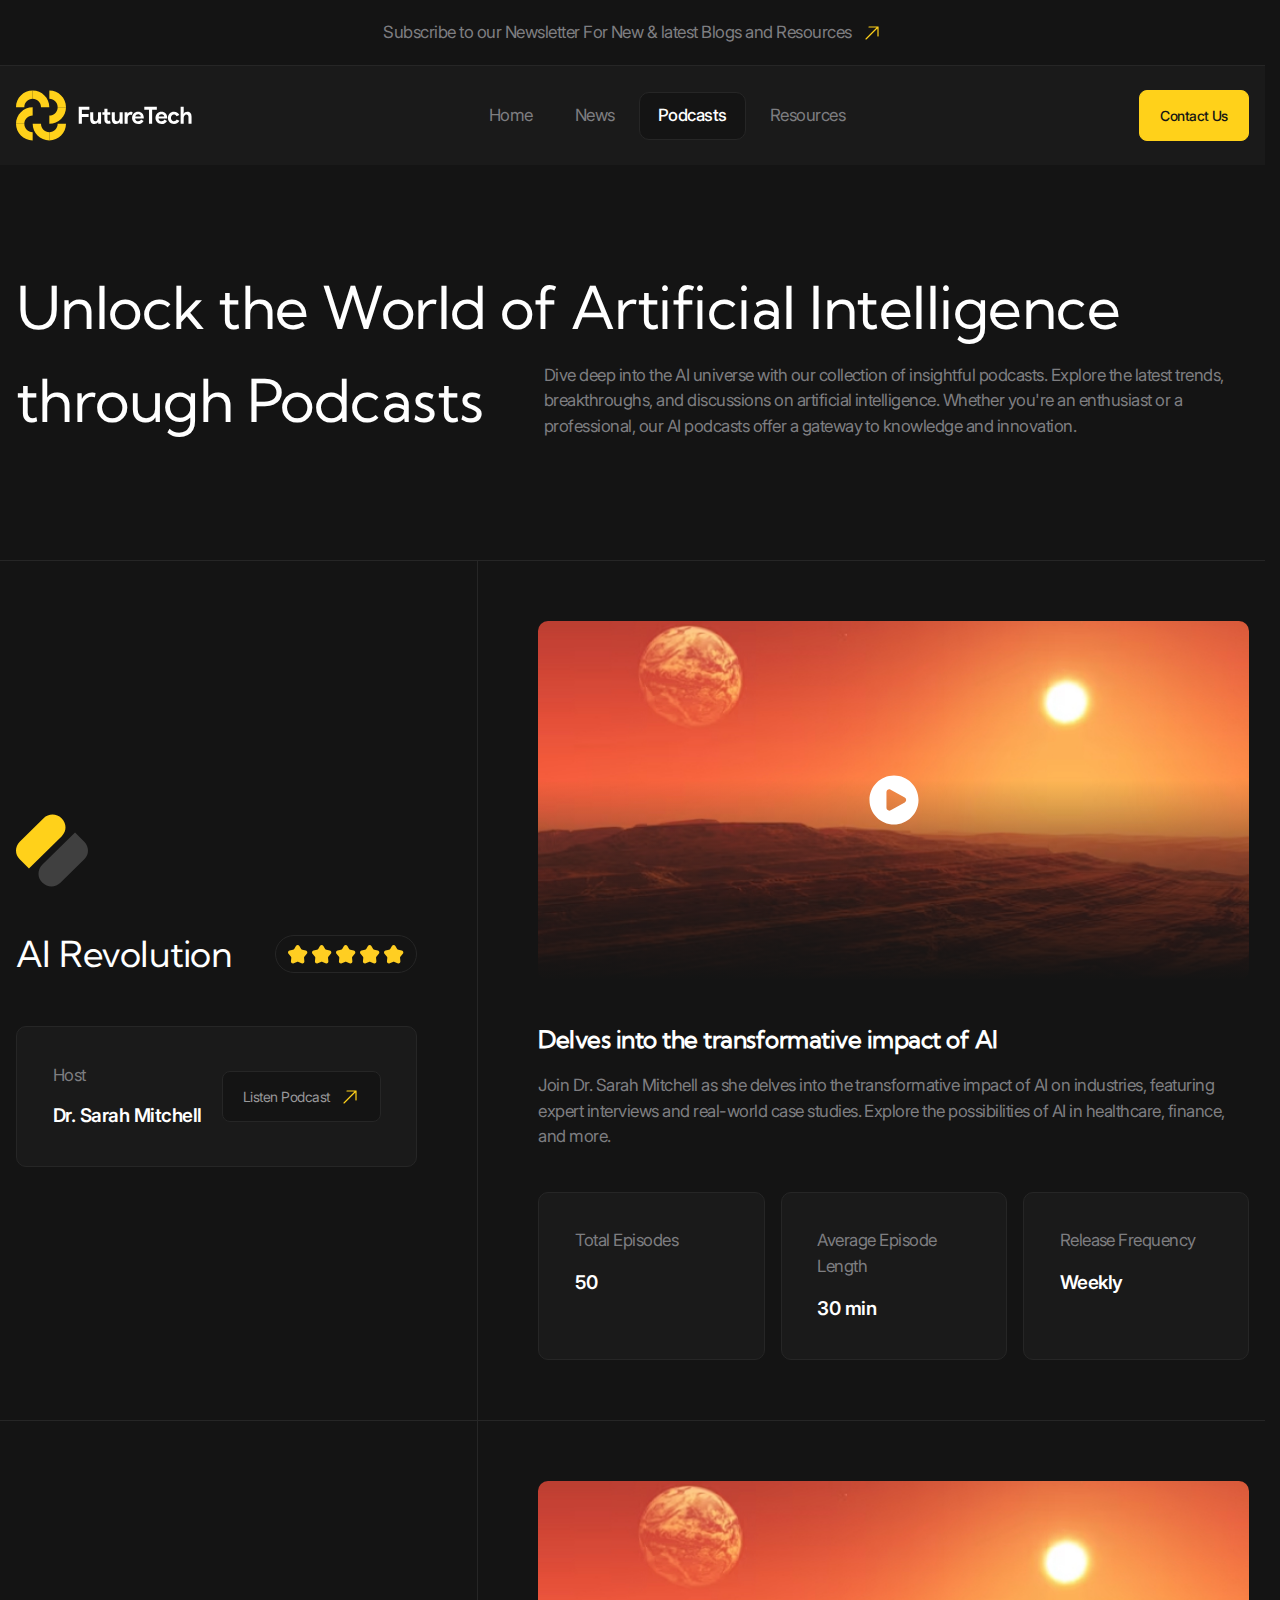
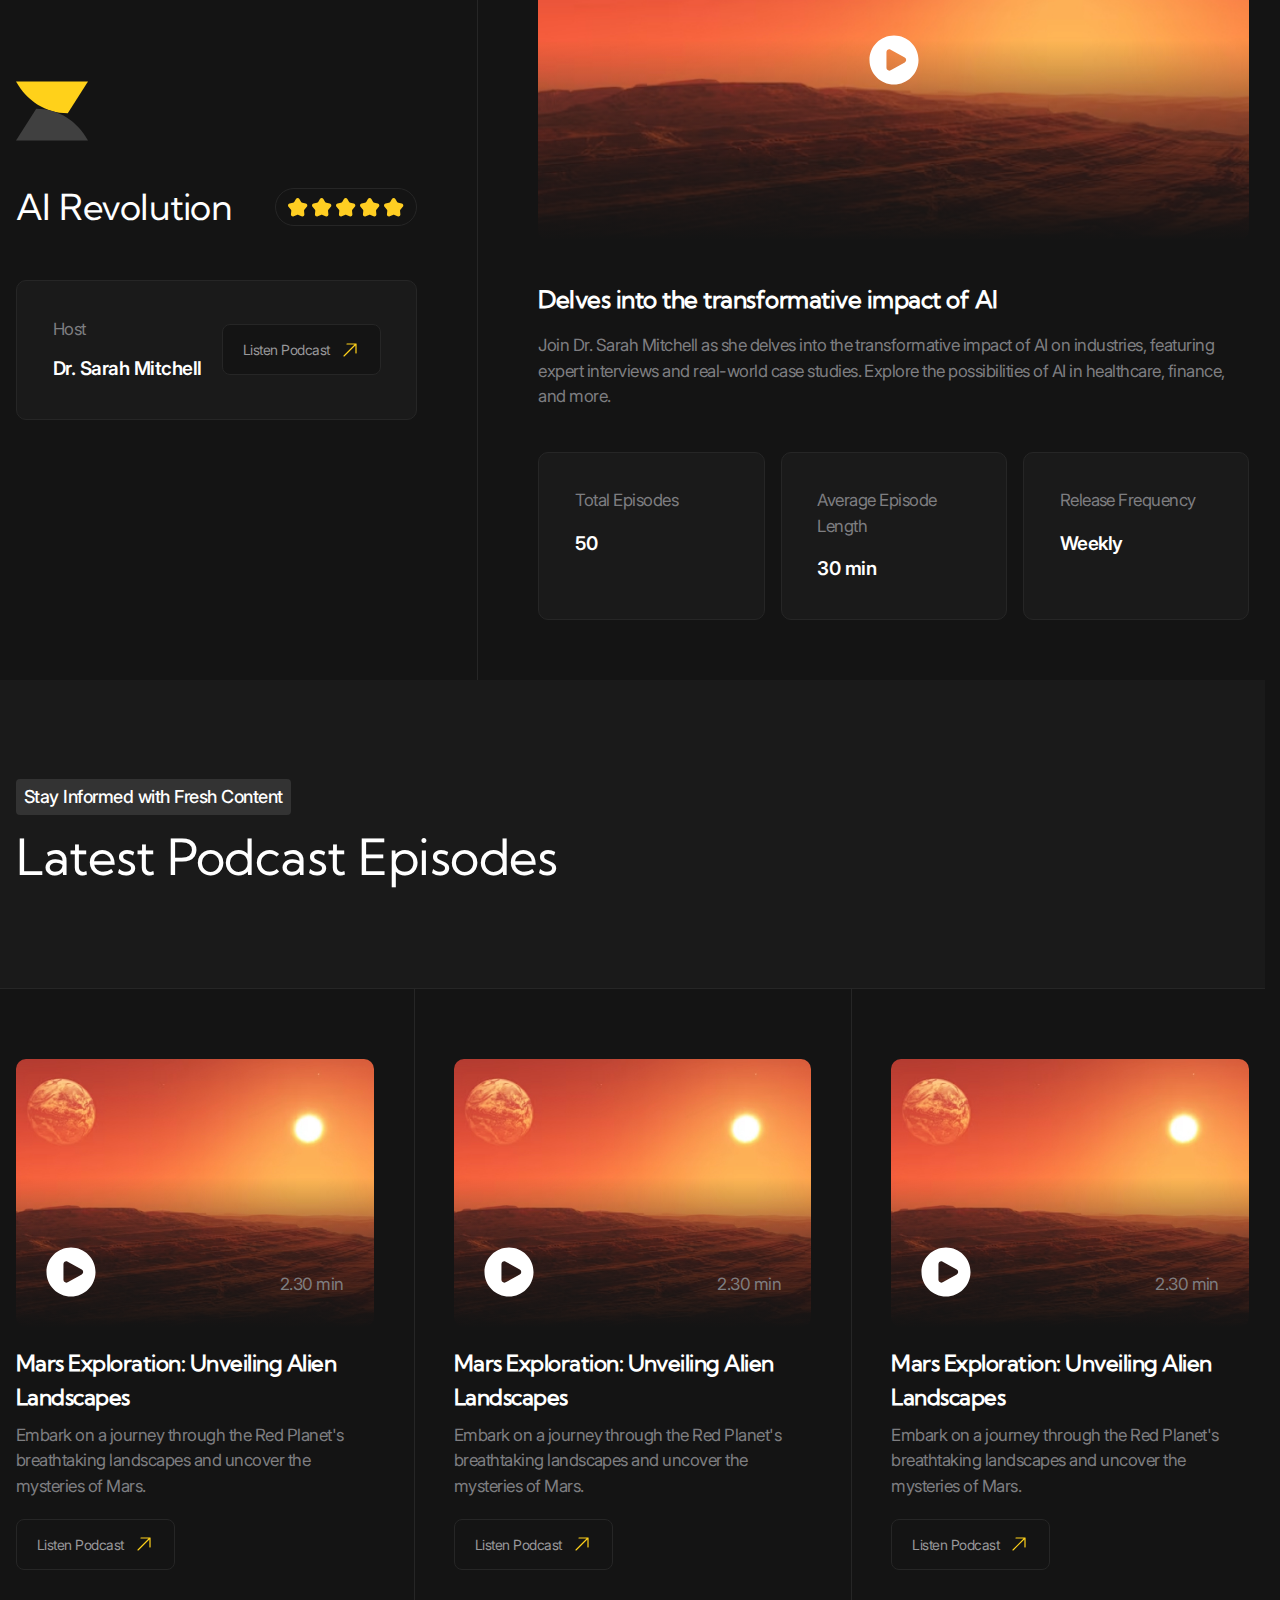
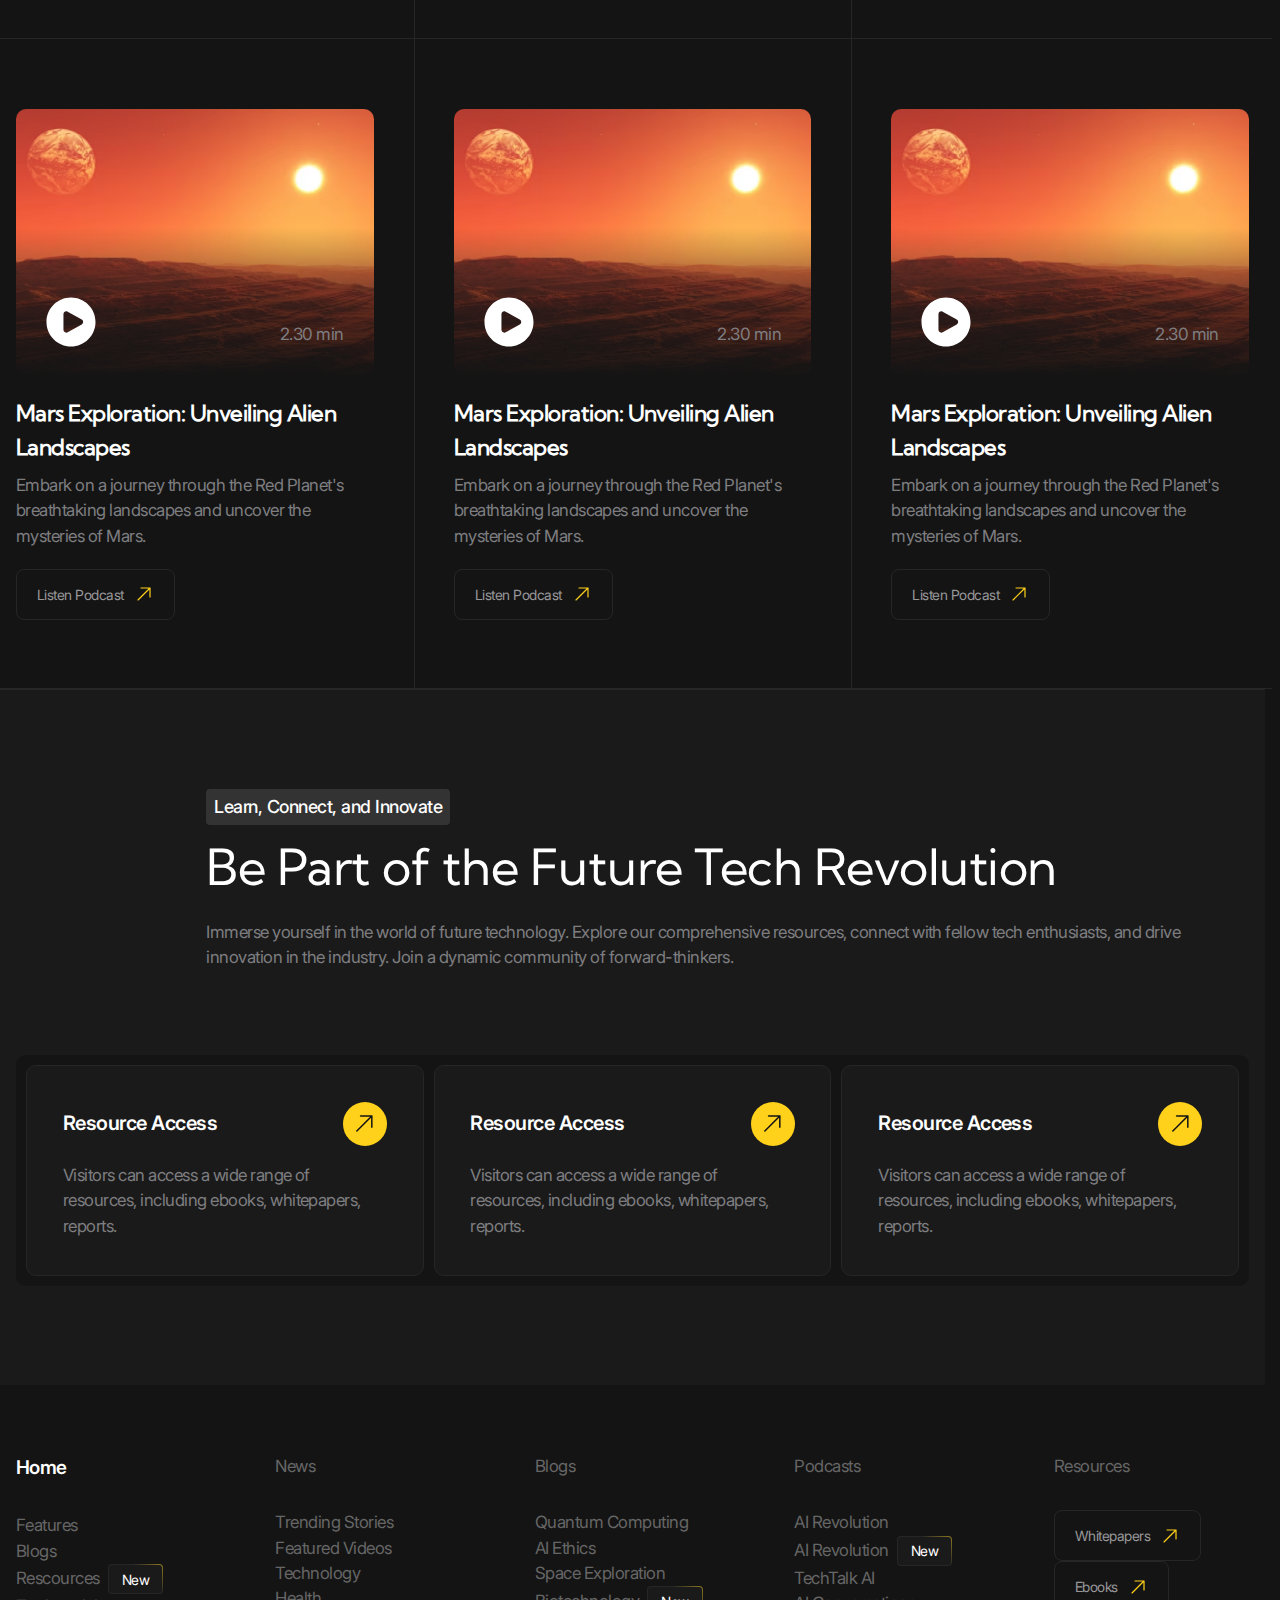
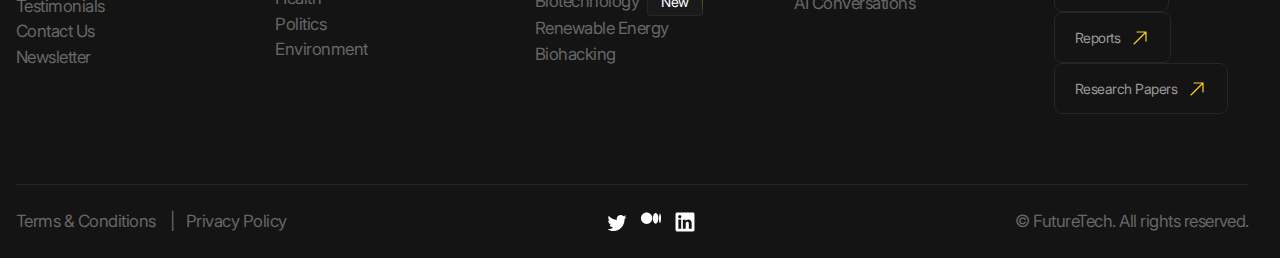
<file: podcasts.html>
<!doctype html>
<html lang="en">

<head>
  <meta charset="UTF-8">
  <meta name="viewport"
    content="width=device-width, user-scalable=no, initial-scale=1.0, maximum-scale=1.0, minimum-scale=1.0">
  <meta http-equiv="X-UA-Compatible" content="ie=edge">
  <title>Future Tech | Podcasts</title>
  <link rel="stylesheet" href="./styles/main.css" />
  <script src="./scripts/main.js" type="module"></script>
</head>

<body>
  <header class="header" data-js-header>
    <div class="header__promo">
      <div class="header__promo-inner container">
        <a class="header__promo-link" href="/">
          <span class="icon icon--yellow-arrow">Subscribe to our Newsletter For New & latest Blogs and Resources</span>
        </a>
      </div>
    </div>
    <div class="header__body">
      <div class="header__body-inner container">
        <a class="header__logo logo" href="/" aria-label="Home" title="Home">
          <img class="logo__image" src="./images/logo.svg" alt="" width="179" height="50" />
        </a>
        <div class="header__overlay" data-js-header-overlay>
          <nav class="header__menu">
            <ul class="header__menu-list">
              <li class="header__menu-item">
                <a class="header__menu-link" href="./index.html">Home</a>
              </li>
              <li class="header__menu-item">
                <a class="header__menu-link" href="./news.html">News</a>
              </li>
              <li class="header__menu-item">
                <a class="header__menu-link is-active" href="./podcasts.html">Podcasts</a>
              </li>
              <li class="header__menu-item">
                <a class="header__menu-link" href="./resources.html">Resources</a>
              </li>
            </ul>
          </nav>
          <a class="header__contact-us-link button button--accent" href="./contacts.html">
            Contact Us
          </a>
        </div>
        <button class="header__burger-button burger-button visible-mobile" type="button" aria-label="Open menu"
          title="Open menu" data-js-header-burger-button>
          <span class="burger-button__line"></span>
          <span class="burger-button__line"></span>
          <span class="burger-button__line"></span>
        </button>
      </div>
    </div>
  </header>

  <main>
    <section class="hero-alt" aria-labelledby="podcasts-title">
      <header class="hero-alt__header">
        <div class="hero-alt__header-inner container">
          <h1 class="hero-alt__title" id="podcasts-title">
            Unlock the World of Artificial Intelligence <span class="hero-alt__title-hidden-part">through
              Podcasts</span>
          </h1>
          <p class="hero-alt__subtitle h1 hidden-mobile" aria-hidden="true">
            through Podcasts
          </p>
          <p class="hero-alt__description">Dive deep into the AI universe with our collection of insightful podcasts.
            Explore the latest trends, breakthroughs, and discussions on artificial intelligence. Whether you're an
            enthusiast or a professional, our AI podcasts offer a gateway to knowledge and innovation.</p>
        </div>
      </header>
      <div class="hero-alt__body">
        <ul class="list">
          <li class="list__item">
            <div class="card container">
              <div class="card__preview">
                <div class="card__preview-main">
                  <img class="card__preview-icon" src="./images/podcasts/icon-1.svg" alt="" width="80" height="80"
                    loading="lazy" />
                  <div class="card__preview-info">
                    <h2 class="card__preview-title h3">AI Revolution</h2>
                    <div class="card__rating-view rating-view" aria-label="Rating 5 star" title="Rating 5 star">
                      <div class="rating-view__star is-active"></div>
                      <div class="rating-view__star is-active"></div>
                      <div class="rating-view__star is-active"></div>
                      <div class="rating-view__star is-active"></div>
                      <div class="rating-view__star is-active"></div>
                    </div>
                  </div>
                </div>
                <div class="card__preview-extra">
                  <div class="card__cell tile">
                    <h3 class="card__cell-subtitle">Host</h3>
                    <p class="card__cell-description h6">Dr. Sarah Mitchell</p>
                    <a class="card__cell-link button" href="/">
                      <span class="icon icon--yellow-arrow">Listen Podcast</span>
                    </a>
                  </div>
                </div>
              </div>
              <div class="card__body">
                <div class="card__grid card__grid--3-cols">
                  <div class="card__cell card__cell--wide">
                    <div class="video-player" data-js-video-player>
                      <video class="video-player__video" src="./videos/example.mp4" width="917" height="412"
                        poster="./images/videos/poster-1.jpg" data-js-video-player-video></video>
                      <div class="video-player__panel video-player__panel--center is-active" data-js-video-player-panel>
                        <button class="video-player__play-button" type="button" aria-label="Play video"
                          title="Play video" data-js-video-player-play-button>
                          <svg width="58" height="58" viewBox="0 0 58 58" fill="none"
                            xmlns="http://www.w3.org/2000/svg">
                            <path fill-rule="evenodd" clip-rule="evenodd"
                              d="M0.5625 29C0.5625 13.2944 13.2944 0.5625 29 0.5625C44.7056 0.5625 57.4375 13.2944 57.4375 29C57.4375 44.7056 44.7056 57.4375 29 57.4375C13.2944 57.4375 0.5625 44.7056 0.5625 29ZM41.4663 26.1318C43.7167 27.382 43.7167 30.6183 41.4663 31.8685L25.1248 40.9471C22.9377 42.1621 20.25 40.5807 20.25 38.0788V19.9215C20.25 17.4196 22.9377 15.8381 25.1248 17.0531L41.4663 26.1318Z"
                              fill="white" />
                          </svg>
                        </button>
                      </div>
                    </div>
                  </div>
                  <div class="card__cell card__cell--wide">
                    <h3 class="card__cell-title h4">Delves into the transformative impact of AI</h3>
                    <p class="card__cell-description">Join Dr. Sarah Mitchell as she delves into the transformative
                      impact of AI on industries, featuring expert interviews and real-world case studies. Explore the
                      possibilities of AI in healthcare, finance, and more.</p>
                  </div>
                  <div class="card__cell tile">
                    <p class="card__cell-title">Total Episodes</p>
                    <p class="card__cell-description h6">50</p>
                  </div>
                  <div class="card__cell tile">
                    <p class="card__cell-title">Average Episode Length</p>
                    <p class="card__cell-description h6">30 min</p>
                  </div>
                  <div class="card__cell tile">
                    <p class="card__cell-title">Release Frequency</p>
                    <p class="card__cell-description h6">Weekly</p>
                  </div>
                </div>
              </div>
            </div>
          </li>
          <li class="list__item">
            <div class="card container">
              <div class="card__preview">
                <div class="card__preview-main">
                  <img class="card__preview-icon" src="./images/podcasts/icon-2.svg" alt="" width="80" height="80"
                    loading="lazy" />
                  <div class="card__preview-info">
                    <h2 class="card__preview-title h3">AI Revolution</h2>
                    <div class="card__rating-view rating-view" aria-label="Rating 5 star" title="Rating 5 star">
                      <div class="rating-view__star is-active"></div>
                      <div class="rating-view__star is-active"></div>
                      <div class="rating-view__star is-active"></div>
                      <div class="rating-view__star is-active"></div>
                      <div class="rating-view__star is-active"></div>
                    </div>
                  </div>
                </div>
                <div class="card__preview-extra">
                  <div class="card__cell tile">
                    <h3 class="card__cell-subtitle">Host</h3>
                    <p class="card__cell-description h6">Dr. Sarah Mitchell</p>
                    <a class="card__cell-link button" href="/">
                      <span class="icon icon--yellow-arrow">Listen Podcast</span>
                    </a>
                  </div>
                </div>
              </div>
              <div class="card__body">
                <div class="card__grid card__grid--3-cols">
                  <div class="card__cell card__cell--wide">
                    <div class="video-player" data-js-video-player>
                      <video class="video-player__video" src="./videos/example.mp4" width="917" height="412"
                        poster="./images/videos/poster-1.jpg" data-js-video-player-video></video>
                      <div class="video-player__panel video-player__panel--center is-active" data-js-video-player-panel>
                        <button class="video-player__play-button" type="button" aria-label="Play video"
                          title="Play video" data-js-video-player-play-button>
                          <svg width="58" height="58" viewBox="0 0 58 58" fill="none"
                            xmlns="http://www.w3.org/2000/svg">
                            <path fill-rule="evenodd" clip-rule="evenodd"
                              d="M0.5625 29C0.5625 13.2944 13.2944 0.5625 29 0.5625C44.7056 0.5625 57.4375 13.2944 57.4375 29C57.4375 44.7056 44.7056 57.4375 29 57.4375C13.2944 57.4375 0.5625 44.7056 0.5625 29ZM41.4663 26.1318C43.7167 27.382 43.7167 30.6183 41.4663 31.8685L25.1248 40.9471C22.9377 42.1621 20.25 40.5807 20.25 38.0788V19.9215C20.25 17.4196 22.9377 15.8381 25.1248 17.0531L41.4663 26.1318Z"
                              fill="white" />
                          </svg>
                        </button>
                      </div>
                    </div>
                  </div>
                  <div class="card__cell card__cell--wide">
                    <h3 class="card__cell-title h4">Delves into the transformative impact of AI</h3>
                    <p class="card__cell-description">Join Dr. Sarah Mitchell as she delves into the transformative
                      impact of AI on industries, featuring expert interviews and real-world case studies. Explore the
                      possibilities of AI in healthcare, finance, and more.</p>
                  </div>
                  <div class="card__cell tile">
                    <p class="card__cell-title">Total Episodes</p>
                    <p class="card__cell-description h6">50</p>
                  </div>
                  <div class="card__cell tile">
                    <p class="card__cell-title">Average Episode Length</p>
                    <p class="card__cell-description h6">30 min</p>
                  </div>
                  <div class="card__cell tile">
                    <p class="card__cell-title">Release Frequency</p>
                    <p class="card__cell-description h6">Weekly</p>
                  </div>
                </div>
              </div>
            </div>
          </li>
        </ul>
      </div>
    </section>

    <section class="section" aria-labelledby="podcasts-videos-title">
      <header class="section__header">
        <div class="section__header-inner container">
          <div class="section__header-info">
            <p class="section__subtitle tag">Stay Informed with Fresh Content</p>
            <h2 class="section__title" id="podcasts-videos-title">Latest Podcast Episodes</h2>
          </div>
        </div>
      </header>
      <div class="section__body">
        <ul class="bordered-grid bordered-grid--3-cols container">
          <li class="bordered-grid__item">
            <div class="video-card">
              <div class="video-card__player video-player" data-js-video-player>
                <video class="video-player__video video-player__video--small" src="./videos/example.mp4" width="470"
                  height="390" poster="./images/videos/poster-1.jpg" data-js-video-player-video></video>
                <div class="video-player__panel is-active" data-js-video-player-panel>
                  <button class="video-player__play-button" type="button" aria-label="Play video" title="Play video"
                    data-js-video-player-play-button>
                    <svg width="58" height="58" viewBox="0 0 58 58" fill="none" xmlns="http://www.w3.org/2000/svg">
                      <path fill-rule="evenodd" clip-rule="evenodd"
                        d="M0.5625 29C0.5625 13.2944 13.2944 0.5625 29 0.5625C44.7056 0.5625 57.4375 13.2944 57.4375 29C57.4375 44.7056 44.7056 57.4375 29 57.4375C13.2944 57.4375 0.5625 44.7056 0.5625 29ZM41.4663 26.1318C43.7167 27.382 43.7167 30.6183 41.4663 31.8685L25.1248 40.9471C22.9377 42.1621 20.25 40.5807 20.25 38.0788V19.9215C20.25 17.4196 22.9377 15.8381 25.1248 17.0531L41.4663 26.1318Z"
                        fill="white" />
                    </svg>
                  </button>
                  <div class="video-player__duration">2.30 min</div>
                </div>
              </div>
              <div class="video-card__body">
                <h3 class="video-card__title h5">Mars Exploration: Unveiling Alien Landscapes</h3>
                <div class="video-card__description">
                  <p>Embark on a journey through the Red Planet's breathtaking landscapes and uncover the mysteries of
                    Mars.</p>
                </div>
              </div>
              <a class="video-card__link button" href="/">
                <span class="icon icon--yellow-arrow">Listen Podcast</span>
              </a>
            </div>
          </li>
          <li class="bordered-grid__item">
            <div class="video-card">
              <div class="video-card__player video-player" data-js-video-player>
                <video class="video-player__video video-player__video--small" src="./videos/example.mp4" width="470"
                  height="390" poster="./images/videos/poster-1.jpg" data-js-video-player-video></video>
                <div class="video-player__panel is-active" data-js-video-player-panel>
                  <button class="video-player__play-button" type="button" aria-label="Play video" title="Play video"
                    data-js-video-player-play-button>
                    <svg width="58" height="58" viewBox="0 0 58 58" fill="none" xmlns="http://www.w3.org/2000/svg">
                      <path fill-rule="evenodd" clip-rule="evenodd"
                        d="M0.5625 29C0.5625 13.2944 13.2944 0.5625 29 0.5625C44.7056 0.5625 57.4375 13.2944 57.4375 29C57.4375 44.7056 44.7056 57.4375 29 57.4375C13.2944 57.4375 0.5625 44.7056 0.5625 29ZM41.4663 26.1318C43.7167 27.382 43.7167 30.6183 41.4663 31.8685L25.1248 40.9471C22.9377 42.1621 20.25 40.5807 20.25 38.0788V19.9215C20.25 17.4196 22.9377 15.8381 25.1248 17.0531L41.4663 26.1318Z"
                        fill="white" />
                    </svg>
                  </button>
                  <div class="video-player__duration">2.30 min</div>
                </div>
              </div>
              <div class="video-card__body">
                <h3 class="video-card__title h5">Mars Exploration: Unveiling Alien Landscapes</h3>
                <div class="video-card__description">
                  <p>Embark on a journey through the Red Planet's breathtaking landscapes and uncover the mysteries of
                    Mars.</p>
                </div>
              </div>
              <a class="video-card__link button" href="/">
                <span class="icon icon--yellow-arrow">Listen Podcast</span>
              </a>
            </div>
          </li>
          <li class="bordered-grid__item">
            <div class="video-card">
              <div class="video-card__player video-player" data-js-video-player>
                <video class="video-player__video video-player__video--small" src="./videos/example.mp4" width="470"
                  height="390" poster="./images/videos/poster-1.jpg" data-js-video-player-video></video>
                <div class="video-player__panel is-active" data-js-video-player-panel>
                  <button class="video-player__play-button" type="button" aria-label="Play video" title="Play video"
                    data-js-video-player-play-button>
                    <svg width="58" height="58" viewBox="0 0 58 58" fill="none" xmlns="http://www.w3.org/2000/svg">
                      <path fill-rule="evenodd" clip-rule="evenodd"
                        d="M0.5625 29C0.5625 13.2944 13.2944 0.5625 29 0.5625C44.7056 0.5625 57.4375 13.2944 57.4375 29C57.4375 44.7056 44.7056 57.4375 29 57.4375C13.2944 57.4375 0.5625 44.7056 0.5625 29ZM41.4663 26.1318C43.7167 27.382 43.7167 30.6183 41.4663 31.8685L25.1248 40.9471C22.9377 42.1621 20.25 40.5807 20.25 38.0788V19.9215C20.25 17.4196 22.9377 15.8381 25.1248 17.0531L41.4663 26.1318Z"
                        fill="white" />
                    </svg>
                  </button>
                  <div class="video-player__duration">2.30 min</div>
                </div>
              </div>
              <div class="video-card__body">
                <h3 class="video-card__title h5">Mars Exploration: Unveiling Alien Landscapes</h3>
                <div class="video-card__description">
                  <p>Embark on a journey through the Red Planet's breathtaking landscapes and uncover the mysteries of
                    Mars.</p>
                </div>
              </div>
              <a class="video-card__link button" href="/">
                <span class="icon icon--yellow-arrow">Listen Podcast</span>
              </a>
            </div>
          </li>
          <li class="bordered-grid__item">
            <div class="video-card">
              <div class="video-card__player video-player" data-js-video-player>
                <video class="video-player__video video-player__video--small" src="./videos/example.mp4" width="470"
                  height="390" poster="./images/videos/poster-1.jpg" data-js-video-player-video></video>
                <div class="video-player__panel is-active" data-js-video-player-panel>
                  <button class="video-player__play-button" type="button" aria-label="Play video" title="Play video"
                    data-js-video-player-play-button>
                    <svg width="58" height="58" viewBox="0 0 58 58" fill="none" xmlns="http://www.w3.org/2000/svg">
                      <path fill-rule="evenodd" clip-rule="evenodd"
                        d="M0.5625 29C0.5625 13.2944 13.2944 0.5625 29 0.5625C44.7056 0.5625 57.4375 13.2944 57.4375 29C57.4375 44.7056 44.7056 57.4375 29 57.4375C13.2944 57.4375 0.5625 44.7056 0.5625 29ZM41.4663 26.1318C43.7167 27.382 43.7167 30.6183 41.4663 31.8685L25.1248 40.9471C22.9377 42.1621 20.25 40.5807 20.25 38.0788V19.9215C20.25 17.4196 22.9377 15.8381 25.1248 17.0531L41.4663 26.1318Z"
                        fill="white" />
                    </svg>
                  </button>
                  <div class="video-player__duration">2.30 min</div>
                </div>
              </div>
              <div class="video-card__body">
                <h3 class="video-card__title h5">Mars Exploration: Unveiling Alien Landscapes</h3>
                <div class="video-card__description">
                  <p>Embark on a journey through the Red Planet's breathtaking landscapes and uncover the mysteries of
                    Mars.</p>
                </div>
              </div>
              <a class="video-card__link button" href="/">
                <span class="icon icon--yellow-arrow">Listen Podcast</span>
              </a>
            </div>
          </li>
          <li class="bordered-grid__item">
            <div class="video-card">
              <div class="video-card__player video-player" data-js-video-player>
                <video class="video-player__video video-player__video--small" src="./videos/example.mp4" width="470"
                  height="390" poster="./images/videos/poster-1.jpg" data-js-video-player-video></video>
                <div class="video-player__panel is-active" data-js-video-player-panel>
                  <button class="video-player__play-button" type="button" aria-label="Play video" title="Play video"
                    data-js-video-player-play-button>
                    <svg width="58" height="58" viewBox="0 0 58 58" fill="none" xmlns="http://www.w3.org/2000/svg">
                      <path fill-rule="evenodd" clip-rule="evenodd"
                        d="M0.5625 29C0.5625 13.2944 13.2944 0.5625 29 0.5625C44.7056 0.5625 57.4375 13.2944 57.4375 29C57.4375 44.7056 44.7056 57.4375 29 57.4375C13.2944 57.4375 0.5625 44.7056 0.5625 29ZM41.4663 26.1318C43.7167 27.382 43.7167 30.6183 41.4663 31.8685L25.1248 40.9471C22.9377 42.1621 20.25 40.5807 20.25 38.0788V19.9215C20.25 17.4196 22.9377 15.8381 25.1248 17.0531L41.4663 26.1318Z"
                        fill="white" />
                    </svg>
                  </button>
                  <div class="video-player__duration">2.30 min</div>
                </div>
              </div>
              <div class="video-card__body">
                <h3 class="video-card__title h5">Mars Exploration: Unveiling Alien Landscapes</h3>
                <div class="video-card__description">
                  <p>Embark on a journey through the Red Planet's breathtaking landscapes and uncover the mysteries of
                    Mars.</p>
                </div>
              </div>
              <a class="video-card__link button" href="/">
                <span class="icon icon--yellow-arrow">Listen Podcast</span>
              </a>
            </div>
          </li>
          <li class="bordered-grid__item">
            <div class="video-card">
              <div class="video-card__player video-player" data-js-video-player>
                <video class="video-player__video video-player__video--small" src="./videos/example.mp4" width="470"
                  height="390" poster="./images/videos/poster-1.jpg" data-js-video-player-video></video>
                <div class="video-player__panel is-active" data-js-video-player-panel>
                  <button class="video-player__play-button" type="button" aria-label="Play video" title="Play video"
                    data-js-video-player-play-button>
                    <svg width="58" height="58" viewBox="0 0 58 58" fill="none" xmlns="http://www.w3.org/2000/svg">
                      <path fill-rule="evenodd" clip-rule="evenodd"
                        d="M0.5625 29C0.5625 13.2944 13.2944 0.5625 29 0.5625C44.7056 0.5625 57.4375 13.2944 57.4375 29C57.4375 44.7056 44.7056 57.4375 29 57.4375C13.2944 57.4375 0.5625 44.7056 0.5625 29ZM41.4663 26.1318C43.7167 27.382 43.7167 30.6183 41.4663 31.8685L25.1248 40.9471C22.9377 42.1621 20.25 40.5807 20.25 38.0788V19.9215C20.25 17.4196 22.9377 15.8381 25.1248 17.0531L41.4663 26.1318Z"
                        fill="white" />
                    </svg>
                  </button>
                  <div class="video-player__duration">2.30 min</div>
                </div>
              </div>
              <div class="video-card__body">
                <h3 class="video-card__title h5">Mars Exploration: Unveiling Alien Landscapes</h3>
                <div class="video-card__description">
                  <p>Embark on a journey through the Red Planet's breathtaking landscapes and uncover the mysteries of
                    Mars.</p>
                </div>
              </div>
              <a class="video-card__link button" href="/">
                <span class="icon icon--yellow-arrow">Listen Podcast</span>
              </a>
            </div>
          </li>
        </ul>
      </div>
    </section>

    <section class="about" aria-labelledby="about-title">
      <div class="about__inner container">
        <header class="about__header">
          <img class="about__icon" src="./images/about/icon.svg" alt="" width="150" height="150" loading="lazy" />
          <div class="about__info">
            <p class="about__subtitle tag">Learn, Connect, and Innovate</p>
            <h2 class="about__title" id="about-title">Be Part of the Future Tech Revolution</h2>
          </div>
          <div class="about__description">
            <p>Immerse yourself in the world of future technology. Explore our comprehensive resources, connect with
              fellow tech enthusiasts, and drive innovation in the industry. Join a dynamic community of
              forward-thinkers.</p>
          </div>
        </header>
        <ul class="about__list">
          <li class="about__item">
            <a class="about-card tile" href="/">
              <h3 class="about-card__title circle-icon">Resource Access</h3>
              <div class="about-card__description">
                <p>Visitors can access a wide range of resources, including ebooks, whitepapers, reports.</p>
              </div>
            </a>
          </li>
          <li class="about__item">
            <a class="about-card tile" href="/">
              <h3 class="about-card__title circle-icon">Resource Access</h3>
              <div class="about-card__description">
                <p>Visitors can access a wide range of resources, including ebooks, whitepapers, reports.</p>
              </div>
            </a>
          </li>
          <li class="about__item">
            <a class="about-card tile" href="/">
              <h3 class="about-card__title circle-icon">Resource Access</h3>
              <div class="about-card__description">
                <p>Visitors can access a wide range of resources, including ebooks, whitepapers, reports.</p>
              </div>
            </a>
          </li>
        </ul>
      </div>
    </section>
  </main>

  <footer class="footer">
    <div class="footer__inner container">
      <div class="footer__body">
        <nav class="footer__menu">
          <div class="footer__menu-column">
            <a class="footer__menu-main-link h6" href="">Home</a>
            <ul class="footer__menu-list">
              <li class="footer__menu-item">
                <a class="footer__menu-link" href="">Features</a>
              </li>
              <li class="footer__menu-item">
                <a class="footer__menu-link" href="">Blogs</a>
              </li>
              <li class="footer__menu-item">
                <a class="footer__menu-link" href="">Rescources</a>
                <span class="badge">New</span>
              </li>
              <li class="footer__menu-item">
                <a class="footer__menu-link" href="">Testimonials</a>
              </li>
              <li class="footer__menu-item">
                <a class="footer__menu-link" href="">Contact Us</a>
              </li>
              <li class="footer__menu-item">
                <a class="footer__menu-link" href="">Newsletter</a>
              </li>
            </ul>
          </div>
          <div class="footer__menu-column">
            <a class="footer__menu-main-link" href="">News</a>
            <ul class="footer__menu-list">
              <li class="footer__menu-item">
                <a class="footer__menu-link" href="">Trending Stories</a>
              </li>
              <li class="footer__menu-item">
                <a class="footer__menu-link" href="">Featured Videos</a>
              </li>
              <li class="footer__menu-item">
                <a class="footer__menu-link" href="">Technology</a>
              </li>
              <li class="footer__menu-item">
                <a class="footer__menu-link" href="">Health</a>
              </li>
              <li class="footer__menu-item">
                <a class="footer__menu-link" href="">Politics</a>
              </li>
              <li class="footer__menu-item">
                <a class="footer__menu-link" href="">Environment</a>
              </li>
            </ul>
          </div>
          <div class="footer__menu-column">
            <a class="footer__menu-main-link" href="">Blogs</a>
            <ul class="footer__menu-list">
              <li class="footer__menu-item">
                <a class="footer__menu-link" href="">Quantum Computing</a>
              </li>
              <li class="footer__menu-item">
                <a class="footer__menu-link" href="">AI Ethics</a>
              </li>
              <li class="footer__menu-item">
                <a class="footer__menu-link" href="">Space Exploration</a>
              </li>
              <li class="footer__menu-item">
                <a class="footer__menu-link" href="">Biotechnology</a>
                <span class="badge">New</span>
              </li>
              <li class="footer__menu-item">
                <a class="footer__menu-link" href="">Renewable Energy</a>
              </li>
              <li class="footer__menu-item">
                <a class="footer__menu-link" href="">Biohacking</a>
              </li>
            </ul>
          </div>
          <div class="footer__menu-column">
            <a class="footer__menu-main-link" href="">Podcasts</a>
            <ul class="footer__menu-list">
              <li class="footer__menu-item">
                <a class="footer__menu-link" href="">AI Revolution</a>
              </li>
              <li class="footer__menu-item">
                <a class="footer__menu-link" href="">AI Revolution</a>
                <span class="badge">New</span>
              </li>
              <li class="footer__menu-item">
                <a class="footer__menu-link" href="">TechTalk AI</a>
              </li>
              <li class="footer__menu-item">
                <a class="footer__menu-link" href="">AI Conversations</a>
              </li>
            </ul>
          </div>
          <div class="footer__menu-column">
            <a class="footer__menu-main-link" href="">Resources</a>
            <ul class="footer__menu-list">
              <li class="footer__menu-item">
                <a class="footer__menu-link button" href="">
                  <span class="icon icon--yellow-arrow">Whitepapers</span>
                </a>
              </li>
              <li class="footer__menu-item">
                <a class="footer__menu-link button" href="">
                  <span class="icon icon--yellow-arrow">Ebooks</span>
                </a>
              </li>
              <li class="footer__menu-item">
                <a class="footer__menu-link button" href="">
                  <span class="icon icon--yellow-arrow">Reports</span>
                </a>
              </li>
              <li class="footer__menu-item">
                <a class="footer__menu-link button" href="">
                  <span class="icon icon--yellow-arrow">Research Papers</span>
                </a>
              </li>
            </ul>
          </div>

        </nav>
      </div>
      <div class="footer__extra">
        <div class="footer__extra-menu">
          <ul class="footer__extra-menu-list">
            <li class="footer__extra-menu-item">
              <a class="footer__extra-menu-link" href="">Terms & Conditions</a>
            </li>
            <li class="footer__extra-menu-item">
              <a class="footer__extra-menu-link" href="">Privacy Policy</a>
            </li>
          </ul>
        </div>
        <div class="footer__soc1als soc1als">
          <ul class="soc1als__list">
            <li class="soc1als__item">
              <a class="soc1als__link" href="/" target="_blank" aria-label="Twitter" title="Twitter">
                <svg width="24" height="24" viewBox="0 0 24 24" fill="none" xmlns="http://www.w3.org/2000/svg">
                  <path
                    d="M21.0571 7.18114C21.0664 7.39235 21.0664 7.59395 21.0664 7.80515C21.0756 14.2084 16.3712 21.6004 7.76793 21.6004C5.23048 21.6004 2.73933 20.842 0.600098 19.4212C0.970528 19.4692 1.34096 19.4884 1.71139 19.4884C3.81358 19.4884 5.86021 18.7588 7.51789 17.4052C5.51756 17.3668 3.75802 16.0132 3.14681 14.0356C3.85063 14.1796 4.57296 14.1508 5.25826 13.9492C3.08198 13.5076 1.51691 11.5204 1.50765 9.20675C1.50765 9.18755 1.50765 9.16835 1.50765 9.14915C2.15591 9.52355 2.88751 9.73475 3.62837 9.75395C1.58174 8.33315 0.942746 5.50114 2.18369 3.28353C4.5637 6.31714 8.06427 8.15075 11.8241 8.35235C11.4445 6.67234 11.9631 4.90594 13.1762 3.71553C15.0561 1.88193 18.0196 1.97793 19.7977 3.92673C20.8441 3.71553 21.8535 3.31233 22.7704 2.74593C22.4185 3.86913 21.6869 4.81954 20.7145 5.42434C21.6406 5.30914 22.5481 5.04994 23.4001 4.66594C22.7704 5.64514 21.9739 6.48994 21.0571 7.18114Z"
                    fill="white" />
                </svg>

              </a>
            </li>
            <li class="soc1als__item">
              <a class="soc1als__link" href="/" target="_blank" aria-label="Medium" title="Medium">
                <svg width="24" height="15" viewBox="0 0 24 15" fill="none" xmlns="http://www.w3.org/2000/svg">
                  <path
                    d="M13.5374 7.22809C13.5374 10.9988 10.5069 14.0556 6.76883 14.0556C3.03073 14.0556 0 10.9981 0 7.22809C0 3.45806 3.0305 0.400391 6.76883 0.400391C10.5072 0.400391 13.5374 3.45737 13.5374 7.22809Z"
                    fill="white" />
                  <path
                    d="M20.9627 7.22853C20.9627 10.7778 19.4474 13.6563 17.5783 13.6563C15.7091 13.6563 14.1938 10.7778 14.1938 7.22853C14.1938 3.67922 15.7089 0.800781 17.578 0.800781C19.4472 0.800781 20.9625 3.67829 20.9625 7.22853"
                    fill="white" />
                  <path
                    d="M24 7.22798C24 10.4073 23.4672 12.9862 22.8097 12.9862C22.1522 12.9862 21.6196 10.408 21.6196 7.22798C21.6196 4.04797 22.1525 1.46973 22.8097 1.46973C23.467 1.46973 24 4.04774 24 7.22798Z"
                    fill="white" />
                </svg>

              </a>
            </li>
            <li class="soc1als__item">
              <a class="soc1als__link" href="/" target="_blank" aria-label="LinkedIn" title="LinkedIn">
                <svg width="22" height="22" viewBox="0 0 22 22" fill="none" xmlns="http://www.w3.org/2000/svg">
                  <path
                    d="M19.8647 0.599609H2.13554C1.72832 0.599609 1.33777 0.761379 1.04982 1.04933C0.761867 1.33728 0.600098 1.72783 0.600098 2.13505V19.8642C0.600098 20.2714 0.761867 20.6619 1.04982 20.9499C1.33777 21.2378 1.72832 21.3996 2.13554 21.3996H19.8647C20.2719 21.3996 20.6624 21.2378 20.9504 20.9499C21.2383 20.6619 21.4001 20.2714 21.4001 19.8642V2.13505C21.4001 1.72783 21.2383 1.33728 20.9504 1.04933C20.6624 0.761379 20.2719 0.599609 19.8647 0.599609ZM6.79965 18.3186H3.67243V8.38516H6.79965V18.3186ZM5.23388 7.00861C4.87915 7.00661 4.53296 6.89958 4.239 6.70102C3.94504 6.50246 3.71649 6.22127 3.58219 5.89294C3.44789 5.56461 3.41386 5.20386 3.48439 4.8562C3.55492 4.50855 3.72686 4.18958 3.9785 3.93955C4.23014 3.68952 4.5502 3.51964 4.8983 3.45134C5.2464 3.38304 5.60693 3.41939 5.93439 3.5558C6.26185 3.6922 6.54156 3.92255 6.73823 4.21778C6.9349 4.51301 7.03971 4.85988 7.03943 5.21461C7.04278 5.45211 6.99827 5.68784 6.90857 5.90777C6.81887 6.1277 6.68582 6.32732 6.51733 6.49473C6.34884 6.66215 6.14837 6.79392 5.92787 6.88221C5.70736 6.97049 5.47134 7.01348 5.23388 7.00861ZM18.3263 18.3273H15.2005V12.9005C15.2005 11.3001 14.5202 10.8061 13.642 10.8061C12.7147 10.8061 11.8047 11.5052 11.8047 12.9409V18.3273H8.67743V8.39239H11.6848V9.76894H11.7252C12.0271 9.15794 13.0844 8.11361 14.6979 8.11361C16.4428 8.11361 18.3278 9.14928 18.3278 12.1826L18.3263 18.3273Z"
                    fill="white" />
                </svg>
              </a>
            </li>
          </ul>
        </div>
        <p class="footer__copyright">© <time datetime="2024"></time> FutureTech. All rights reserved.</p>
      </div>
    </div>
  </footer>
</body>

</html>
</file>
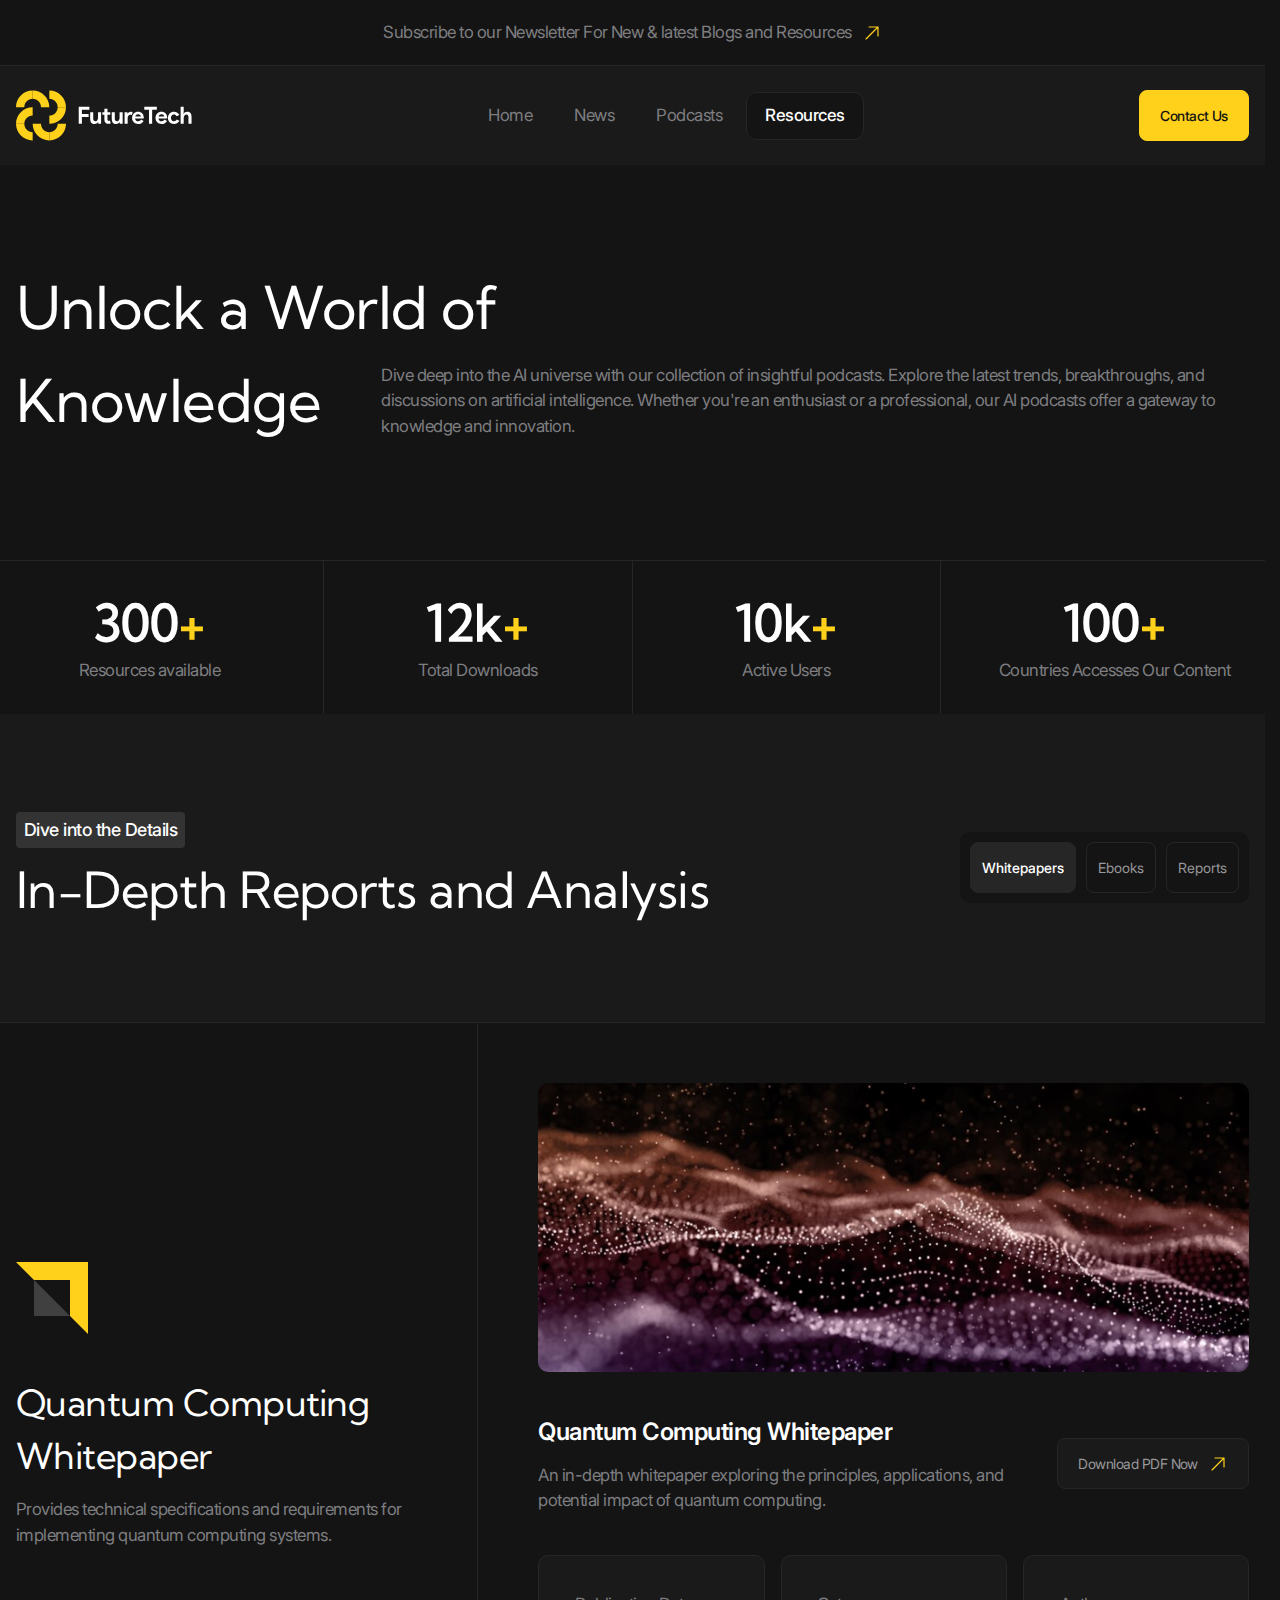
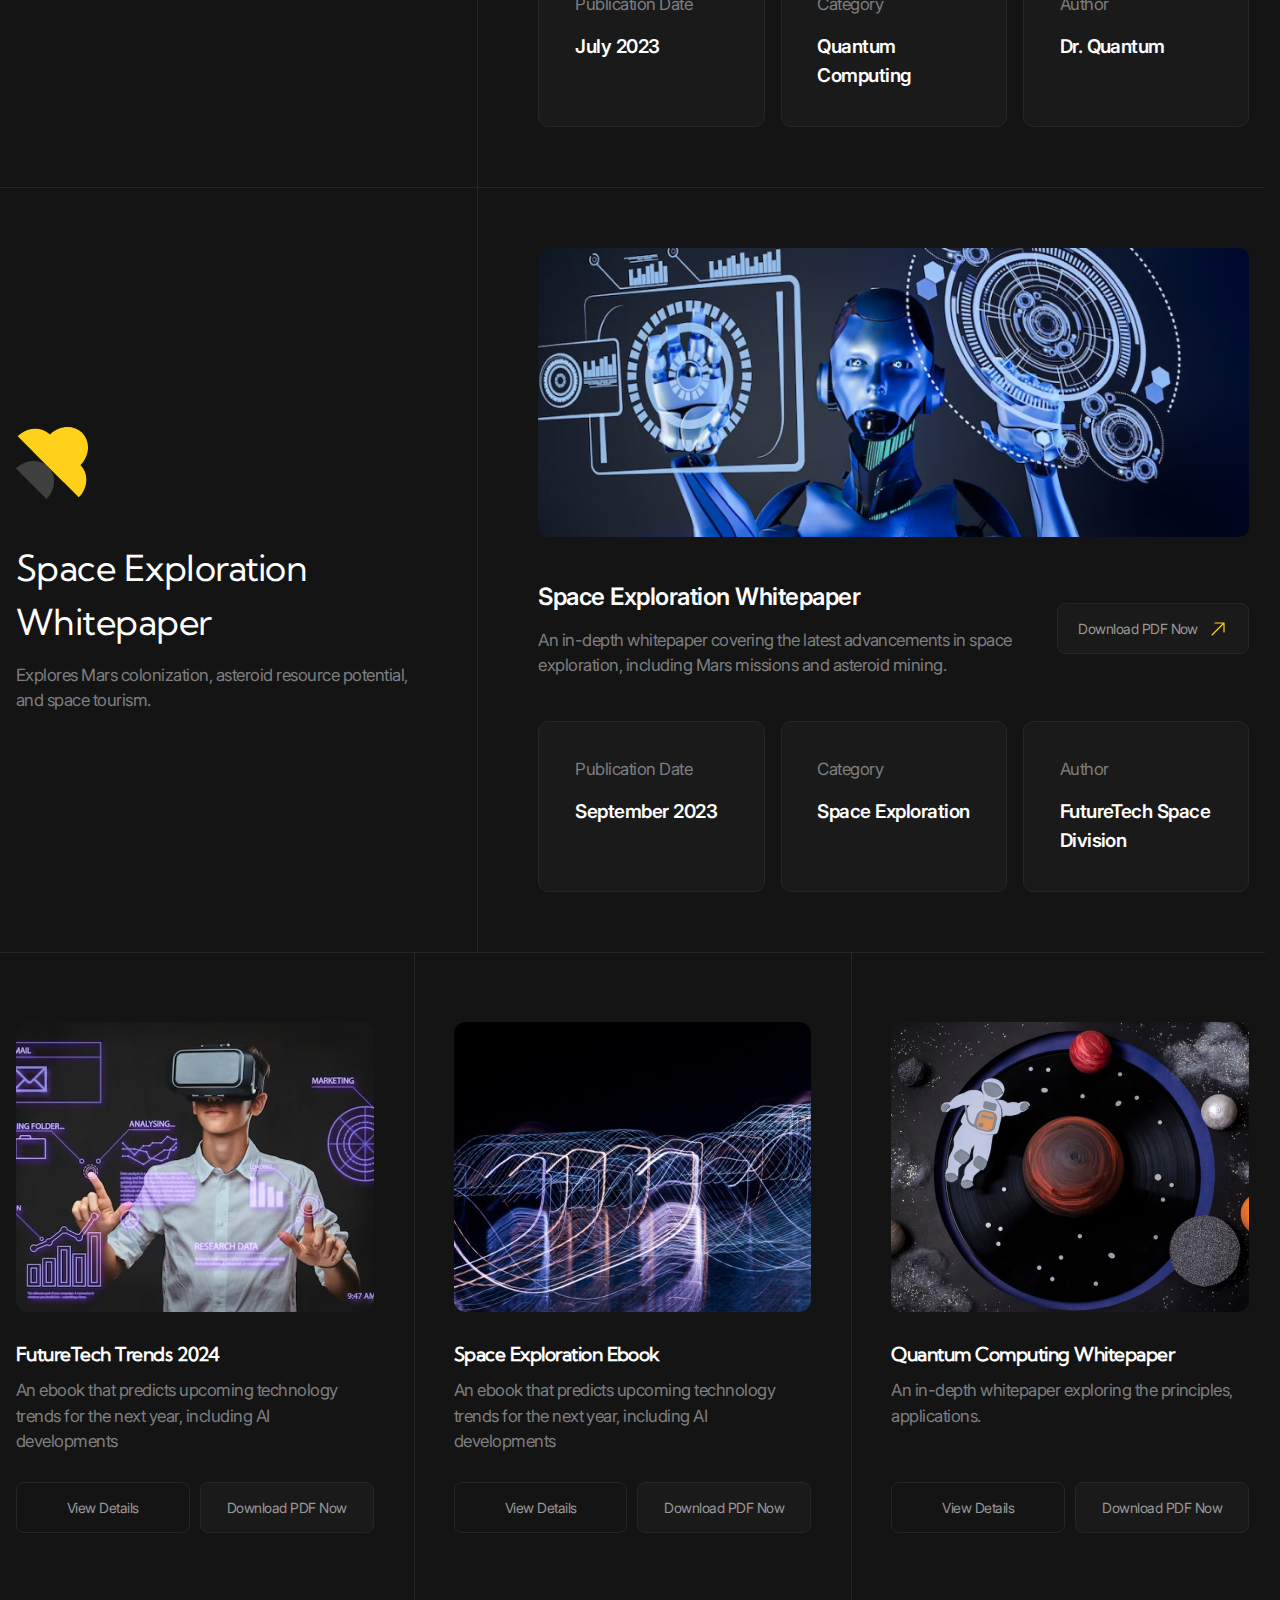
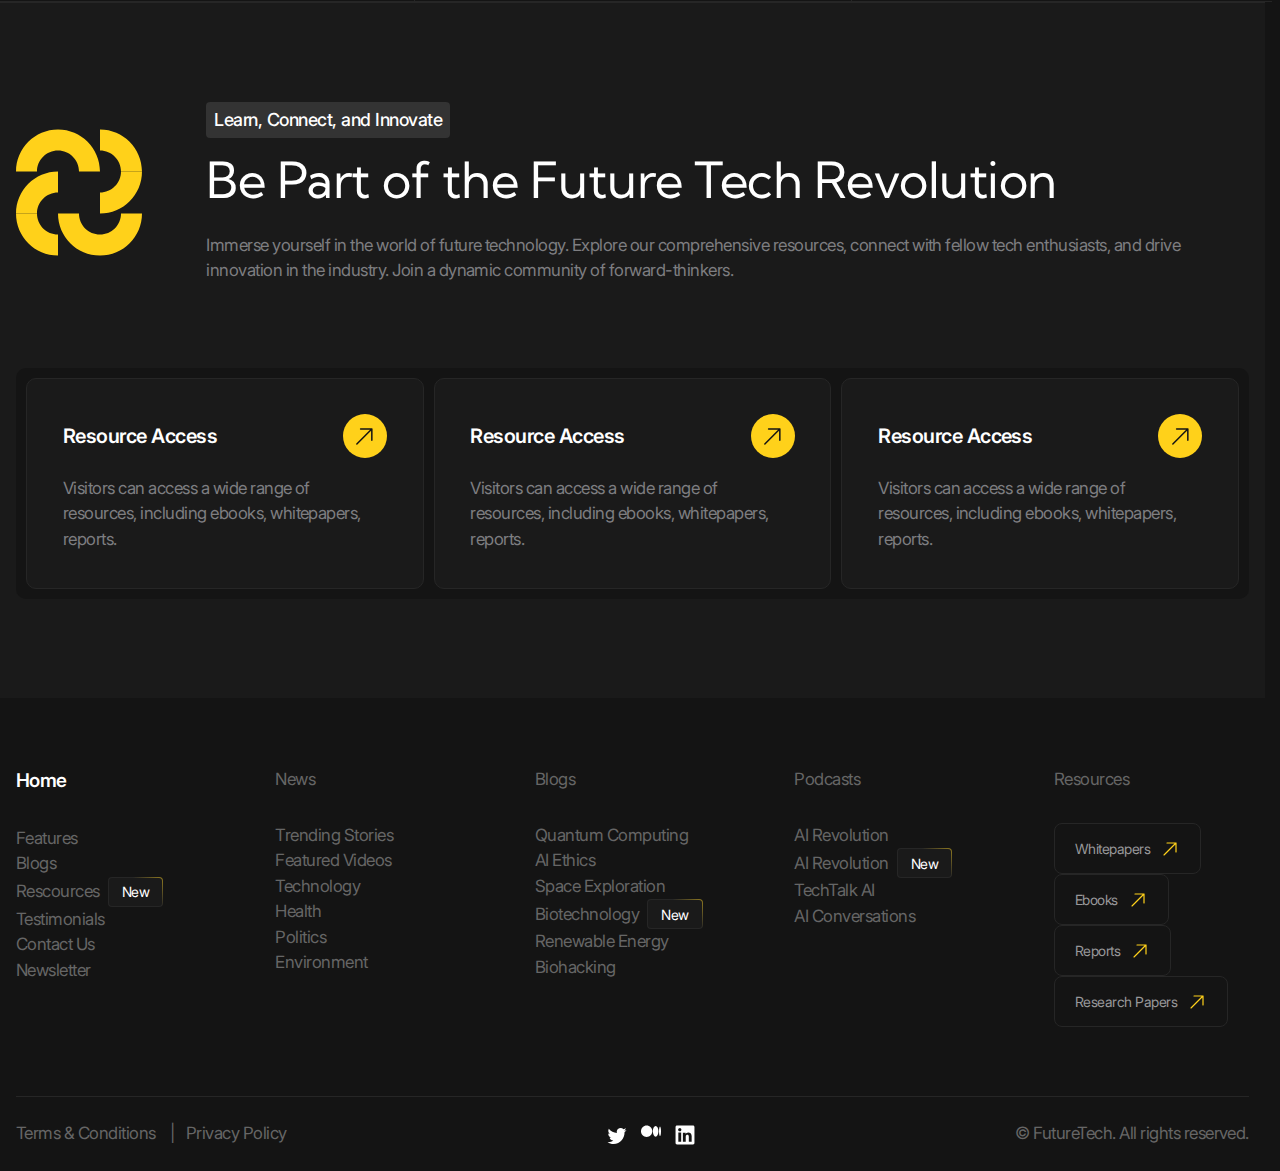
<file: resources.html>
<!doctype html>
<html lang="en">

<head>
  <meta charset="UTF-8">
  <meta name="viewport"
    content="width=device-width, user-scalable=no, initial-scale=1.0, maximum-scale=1.0, minimum-scale=1.0">
  <meta http-equiv="X-UA-Compatible" content="ie=edge">
  <title>Future Tech | Resources</title>
  <link rel="stylesheet" href="./styles/main.css" />
  <script src="./scripts/main.js" type="module"></script>
</head>

<body>
  <header class="header" data-js-header>
    <div class="header__promo">
      <div class="header__promo-inner container">
        <a class="header__promo-link" href="/">
          <span class="icon icon--yellow-arrow">Subscribe to our Newsletter For New & latest Blogs and Resources</span>
        </a>
      </div>
    </div>
    <div class="header__body">
      <div class="header__body-inner container">
        <a class="header__logo logo" href="/" aria-label="Home" title="Home">
          <img class="logo__image" src="./images/logo.svg" alt="" width="179" height="50" />
        </a>
        <div class="header__overlay" data-js-header-overlay>
          <nav class="header__menu">
            <ul class="header__menu-list">
              <li class="header__menu-item">
                <a class="header__menu-link" href="./index.html">Home</a>
              </li>
              <li class="header__menu-item">
                <a class="header__menu-link" href="./news.html">News</a>
              </li>
              <li class="header__menu-item">
                <a class="header__menu-link" href="./podcasts.html">Podcasts</a>
              </li>
              <li class="header__menu-item">
                <a class="header__menu-link is-active" href="./resources.html">Resources</a>
              </li>
            </ul>
          </nav>
          <a class="header__contact-us-link button button--accent" href="./contacts.html">
            Contact Us
          </a>
        </div>
        <button class="header__burger-button burger-button visible-mobile" type="button" aria-label="Open menu"
          title="Open menu" data-js-header-burger-button>
          <span class="burger-button__line"></span>
          <span class="burger-button__line"></span>
          <span class="burger-button__line"></span>
        </button>
      </div>
    </div>
  </header>

  <main>
    <section class="hero-alt" aria-labelledby="resources-title">
      <header class="hero-alt__header">
        <div class="hero-alt__header-inner container">
          <h1 class="hero-alt__title" id="resources-title">
            Unlock a World of <span class="hero-alt__title-hidden-part">Knowledge</span>
          </h1>
          <p class="hero-alt__subtitle h1 hidden-mobile" aria-hidden="true">
            Knowledge
          </p>
          <p class="hero-alt__description">Dive deep into the AI universe with our collection of insightful podcasts.
            Explore the latest trends, breakthroughs, and discussions on artificial intelligence. Whether you're an
            enthusiast or a professional, our AI podcasts offer a gateway to knowledge and innovation.</p>
        </div>
      </header>
      <div class="hero-alt__body">
        <div class="metrics metrics--4-cols container">
          <dl class="metrics__list">
            <div class="metrics__item">
              <dt class="metrics__key">Resources available</dt>
              <dd class="metrics__value h2">300<span class="metrics__sign">+</span></dd>
            </div>
            <div class="metrics__item">
              <dt class="metrics__key">Total Downloads</dt>
              <dd class="metrics__value h2">12k<span class="metrics__sign">+</span></dd>
            </div>
            <div class="metrics__item">
              <dt class="metrics__key">Active Users</dt>
              <dd class="metrics__value h2">10k<span class="metrics__sign">+</span></dd>
            </div>
            <div class="metrics__item">
              <dt class="metrics__key">Countries Accesses Our Content </dt>
              <dd class="metrics__value h2">100<span class="metrics__sign">+</span></dd>
            </div>
          </dl>
        </div>
      </div>
    </section>

    <section class="section tabs" aria-labelledby="reports-title" data-js-tabs>
      <header class="section__header">
        <div class="section__header-inner container">
          <div class="section__header-info">
            <p class="section__subtitle tag">Dive into the Details</p>
            <h2 class="section__title" id="reports-title">In-Depth Reports and Analysis</h2>
          </div>
          <div class="section__actions">
            <div class="tabs__buttons tabs__buttons--compact" role="tablist" aria-labelledby="reports-title">
              <button class="tabs__button is-active" id="tab-1" type="button" role="tab" aria-controls="tabpanel-1"
                data-js-tabs-button aria-selected="true">
                Whitepapers
              </button>
              <button class="tabs__button" id="tab-2" type="button" role="tab" aria-controls="tabpanel-2"
                data-js-tabs-button aria-selected="false" tabindex="-1">
                Ebooks
              </button>
              <button class="tabs__button" id="tab-3" type="button" role="tab" aria-controls="tabpanel-3"
                data-js-tabs-button aria-selected="false" tabindex="-1">
                Reports
              </button>
            </div>
          </div>
        </div>
      </header>
      <div class="section__body">
        <div class="tabs__body">
          <div class="tabs__content is-active" id="tabpanel-1" aria-labelledby="tab-1" tabindex="0"
            data-js-tabs-content>
            <ul class="list">
              <li class="list__item">
                <div class="card container">
                  <div class="card__preview">
                    <div class="card__preview-main">
                      <img class="card__preview-icon" src="./images/reports/icon-1.svg" alt="" width="80" height="80"
                        loading="lazy" />
                      <div class="card__preview-info">
                        <h3 class="card__preview-title">Quantum Computing Whitepaper</h3>
                        <div class="card__preview-description">
                          <p>Provides technical specifications and requirements for implementing quantum computing
                            systems.</p>
                        </div>
                      </div>
                    </div>
                  </div>
                  <div class="card__body">
                    <div class="card__grid card__grid--3-cols-alt">
                      <div class="card__cell card__cell--wide">
                        <img class="card__cell-image" src="./images/reports/details-1.jpg" alt="" width="917"
                          height="332" loading="lazy" />
                      </div>
                      <div class="card__cell card__cell--wide">
                        <h4 class="card__cell-title">Quantum Computing Whitepaper</h4>
                        <p class="card__cell-description">An in-depth whitepaper exploring the principles, applications,
                          and potential impact of quantum computing.</p>
                        <a class="card__cell-link button button--dark-gray" href="/" download>
                          <span class="icon icon--yellow-arrow">Download PDF Now</span>
                        </a>
                      </div>
                      <div class="card__cell tile">
                        <p class="card__cell-title">Publication Date</p>
                        <p class="card__cell-description h6"><time datetime="2023-07">July 2023</time></p>
                      </div>
                      <div class="card__cell tile">
                        <p class="card__cell-title">Category</p>
                        <p class="card__cell-description h6">Quantum Computing</p>
                      </div>
                      <div class="card__cell tile card__cell--wide-on-mobile-s">
                        <p class="card__cell-title">Author</p>
                        <p class="card__cell-description h6">Dr. Quantum</p>
                      </div>
                    </div>
                  </div>
                </div>
              </li>
              <li class="list__item">
                <div class="card container">
                  <div class="card__preview">
                    <div class="card__preview-main">
                      <img class="card__preview-icon" src="./images/reports/icon-2.svg" alt="" width="80" height="80"
                        loading="lazy" />
                      <div class="card__preview-info">
                        <h3 class="card__preview-title">Space Exploration Whitepaper</h3>
                        <div class="card__preview-description">
                          <p>Explores Mars colonization, asteroid resource potential, and space tourism.</p>
                        </div>
                      </div>
                    </div>
                  </div>
                  <div class="card__body">
                    <div class="card__grid card__grid--3-cols-alt">
                      <div class="card__cell card__cell--wide">
                        <img class="card__cell-image" src="./images/reports/details-2.jpg" alt="" width="917"
                          height="332" loading="lazy" />
                      </div>
                      <div class="card__cell card__cell--wide">
                        <h4 class="card__cell-title">Space Exploration Whitepaper</h4>
                        <p class="card__cell-description">An in-depth whitepaper covering the latest advancements in
                          space exploration, including Mars missions and asteroid mining.</p>
                        <a class="card__cell-link button button--dark-gray" href="/" download>
                          <span class="icon icon--yellow-arrow">Download PDF Now</span>
                        </a>
                      </div>
                      <div class="card__cell tile">
                        <p class="card__cell-title">Publication Date</p>
                        <p class="card__cell-description h6"><time datetime="2023-09">September 2023</time></p>
                      </div>
                      <div class="card__cell tile">
                        <p class="card__cell-title">Category</p>
                        <p class="card__cell-description h6">Space Exploration</p>
                      </div>
                      <div class="card__cell tile card__cell--wide-on-mobile-s">
                        <p class="card__cell-title">Author</p>
                        <p class="card__cell-description h6">FutureTech Space Division</p>
                      </div>
                    </div>
                  </div>
                </div>
              </li>
            </ul>
            <ul class="bordered-grid bordered-grid--3-cols container">
              <li class="bordered-grid__item">
                <div class="report-card">
                  <img class="report-card__image" src="./images/reports/card-1.jpg" alt="" width="470" height="290"
                    loading="lazy" />
                  <div class="report-card__body">
                    <h3 class="report-card__title h6">FutureTech Trends 2024</h3>
                    <div class="report-card__description">
                      <p>An ebook that predicts upcoming technology trends for the next year, including AI developments
                      </p>
                    </div>
                  </div>
                  <div class="report-card__actions">
                    <a class="report-card__details-link button" href="/">
                      View Details
                    </a>
                    <a class="report-card__download-link button button--dark-gray" href="/" download>
                      Download PDF Now
                    </a>
                  </div>
                </div>
              </li>
              <li class="bordered-grid__item">
                <div class="report-card">
                  <img class="report-card__image" src="./images/reports/card-2.jpg" alt="" width="470" height="290"
                    loading="lazy" />
                  <div class="report-card__body">
                    <h3 class="report-card__title h6">Space Exploration Ebook</h3>
                    <div class="report-card__description">
                      <p>An ebook that predicts upcoming technology trends for the next year, including AI developments
                      </p>
                    </div>
                  </div>
                  <div class="report-card__actions">
                    <a class="report-card__details-link button" href="/">
                      View Details
                    </a>
                    <a class="report-card__download-link button button--dark-gray" href="/" download>
                      Download PDF Now
                    </a>
                  </div>
                </div>
              </li>
              <li class="bordered-grid__item">
                <div class="report-card">
                  <img class="report-card__image" src="./images/reports/card-3.jpg" alt="" width="470" height="290"
                    loading="lazy" />
                  <div class="report-card__body">
                    <h3 class="report-card__title h6">Quantum Computing Whitepaper</h3>
                    <div class="report-card__description">
                      <p>An in-depth whitepaper exploring the principles, applications.</p>
                    </div>
                  </div>
                  <div class="report-card__actions">
                    <a class="report-card__details-link button" href="/">
                      View Details
                    </a>
                    <a class="report-card__download-link button button--dark-gray" href="/" download>
                      Download PDF Now
                    </a>
                  </div>
                </div>
              </li>
            </ul>
          </div>
          <div class="tabs__content" id="tabpanel-2" aria-labelledby="tab-2" tabindex="0" data-js-tabs-content>
            Lorem ipsum dolor sit amet, consectetur adipisicing elit. Impedit, pariatur?
          </div>
          <div class="tabs__content" id="tabpanel-3" aria-labelledby="tab-3" tabindex="0" data-js-tabs-content>
            Lorem ipsum dolor sit amet, consectetur adipisicing elit. Impedit, pariatur?
          </div>
        </div>
      </div>
    </section>

    <section class="about" aria-labelledby="about-title">
      <div class="about__inner container">
        <header class="about__header">
          <img class="about__icon" src="./images/about/icon.svg" alt="" width="150" height="150" loading="lazy" />
          <div class="about__info">
            <p class="about__subtitle tag">Learn, Connect, and Innovate</p>
            <h2 class="about__title" id="about-title">Be Part of the Future Tech Revolution</h2>
          </div>
          <div class="about__description">
            <p>Immerse yourself in the world of future technology. Explore our comprehensive resources, connect with
              fellow tech enthusiasts, and drive innovation in the industry. Join a dynamic community of
              forward-thinkers.</p>
          </div>
        </header>
        <ul class="about__list">
          <li class="about__item">
            <a class="about-card tile" href="/">
              <h3 class="about-card__title circle-icon">Resource Access</h3>
              <div class="about-card__description">
                <p>Visitors can access a wide range of resources, including ebooks, whitepapers, reports.</p>
              </div>
            </a>
          </li>
          <li class="about__item">
            <a class="about-card tile" href="/">
              <h3 class="about-card__title circle-icon">Resource Access</h3>
              <div class="about-card__description">
                <p>Visitors can access a wide range of resources, including ebooks, whitepapers, reports.</p>
              </div>
            </a>
          </li>
          <li class="about__item">
            <a class="about-card tile" href="/">
              <h3 class="about-card__title circle-icon">Resource Access</h3>
              <div class="about-card__description">
                <p>Visitors can access a wide range of resources, including ebooks, whitepapers, reports.</p>
              </div>
            </a>
          </li>
        </ul>
      </div>
    </section>
  </main>

  <footer class="footer">
    <div class="footer__inner container">
      <div class="footer__body">
        <nav class="footer__menu">
          <div class="footer__menu-column">
            <a class="footer__menu-main-link h6" href="">Home</a>
            <ul class="footer__menu-list">
              <li class="footer__menu-item">
                <a class="footer__menu-link" href="">Features</a>
              </li>
              <li class="footer__menu-item">
                <a class="footer__menu-link" href="">Blogs</a>
              </li>
              <li class="footer__menu-item">
                <a class="footer__menu-link" href="">Rescources</a>
                <span class="badge">New</span>
              </li>
              <li class="footer__menu-item">
                <a class="footer__menu-link" href="">Testimonials</a>
              </li>
              <li class="footer__menu-item">
                <a class="footer__menu-link" href="">Contact Us</a>
              </li>
              <li class="footer__menu-item">
                <a class="footer__menu-link" href="">Newsletter</a>
              </li>
            </ul>
          </div>
          <div class="footer__menu-column">
            <a class="footer__menu-main-link" href="">News</a>
            <ul class="footer__menu-list">
              <li class="footer__menu-item">
                <a class="footer__menu-link" href="">Trending Stories</a>
              </li>
              <li class="footer__menu-item">
                <a class="footer__menu-link" href="">Featured Videos</a>
              </li>
              <li class="footer__menu-item">
                <a class="footer__menu-link" href="">Technology</a>
              </li>
              <li class="footer__menu-item">
                <a class="footer__menu-link" href="">Health</a>
              </li>
              <li class="footer__menu-item">
                <a class="footer__menu-link" href="">Politics</a>
              </li>
              <li class="footer__menu-item">
                <a class="footer__menu-link" href="">Environment</a>
              </li>
            </ul>
          </div>
          <div class="footer__menu-column">
            <a class="footer__menu-main-link" href="">Blogs</a>
            <ul class="footer__menu-list">
              <li class="footer__menu-item">
                <a class="footer__menu-link" href="">Quantum Computing</a>
              </li>
              <li class="footer__menu-item">
                <a class="footer__menu-link" href="">AI Ethics</a>
              </li>
              <li class="footer__menu-item">
                <a class="footer__menu-link" href="">Space Exploration</a>
              </li>
              <li class="footer__menu-item">
                <a class="footer__menu-link" href="">Biotechnology</a>
                <span class="badge">New</span>
              </li>
              <li class="footer__menu-item">
                <a class="footer__menu-link" href="">Renewable Energy</a>
              </li>
              <li class="footer__menu-item">
                <a class="footer__menu-link" href="">Biohacking</a>
              </li>
            </ul>
          </div>
          <div class="footer__menu-column">
            <a class="footer__menu-main-link" href="">Podcasts</a>
            <ul class="footer__menu-list">
              <li class="footer__menu-item">
                <a class="footer__menu-link" href="">AI Revolution</a>
              </li>
              <li class="footer__menu-item">
                <a class="footer__menu-link" href="">AI Revolution</a>
                <span class="badge">New</span>
              </li>
              <li class="footer__menu-item">
                <a class="footer__menu-link" href="">TechTalk AI</a>
              </li>
              <li class="footer__menu-item">
                <a class="footer__menu-link" href="">AI Conversations</a>
              </li>
            </ul>
          </div>
          <div class="footer__menu-column">
            <a class="footer__menu-main-link" href="">Resources</a>
            <ul class="footer__menu-list">
              <li class="footer__menu-item">
                <a class="footer__menu-link button" href="">
                  <span class="icon icon--yellow-arrow">Whitepapers</span>
                </a>
              </li>
              <li class="footer__menu-item">
                <a class="footer__menu-link button" href="">
                  <span class="icon icon--yellow-arrow">Ebooks</span>
                </a>
              </li>
              <li class="footer__menu-item">
                <a class="footer__menu-link button" href="">
                  <span class="icon icon--yellow-arrow">Reports</span>
                </a>
              </li>
              <li class="footer__menu-item">
                <a class="footer__menu-link button" href="">
                  <span class="icon icon--yellow-arrow">Research Papers</span>
                </a>
              </li>
            </ul>
          </div>

        </nav>
      </div>
      <div class="footer__extra">
        <div class="footer__extra-menu">
          <ul class="footer__extra-menu-list">
            <li class="footer__extra-menu-item">
              <a class="footer__extra-menu-link" href="">Terms & Conditions</a>
            </li>
            <li class="footer__extra-menu-item">
              <a class="footer__extra-menu-link" href="">Privacy Policy</a>
            </li>
          </ul>
        </div>
        <div class="footer__soc1als soc1als">
          <ul class="soc1als__list">
            <li class="soc1als__item">
              <a class="soc1als__link" href="/" target="_blank" aria-label="Twitter" title="Twitter">
                <svg width="24" height="24" viewBox="0 0 24 24" fill="none" xmlns="http://www.w3.org/2000/svg">
                  <path
                    d="M21.0571 7.18114C21.0664 7.39235 21.0664 7.59395 21.0664 7.80515C21.0756 14.2084 16.3712 21.6004 7.76793 21.6004C5.23048 21.6004 2.73933 20.842 0.600098 19.4212C0.970528 19.4692 1.34096 19.4884 1.71139 19.4884C3.81358 19.4884 5.86021 18.7588 7.51789 17.4052C5.51756 17.3668 3.75802 16.0132 3.14681 14.0356C3.85063 14.1796 4.57296 14.1508 5.25826 13.9492C3.08198 13.5076 1.51691 11.5204 1.50765 9.20675C1.50765 9.18755 1.50765 9.16835 1.50765 9.14915C2.15591 9.52355 2.88751 9.73475 3.62837 9.75395C1.58174 8.33315 0.942746 5.50114 2.18369 3.28353C4.5637 6.31714 8.06427 8.15075 11.8241 8.35235C11.4445 6.67234 11.9631 4.90594 13.1762 3.71553C15.0561 1.88193 18.0196 1.97793 19.7977 3.92673C20.8441 3.71553 21.8535 3.31233 22.7704 2.74593C22.4185 3.86913 21.6869 4.81954 20.7145 5.42434C21.6406 5.30914 22.5481 5.04994 23.4001 4.66594C22.7704 5.64514 21.9739 6.48994 21.0571 7.18114Z"
                    fill="white" />
                </svg>

              </a>
            </li>
            <li class="soc1als__item">
              <a class="soc1als__link" href="/" target="_blank" aria-label="Medium" title="Medium">
                <svg width="24" height="15" viewBox="0 0 24 15" fill="none" xmlns="http://www.w3.org/2000/svg">
                  <path
                    d="M13.5374 7.22809C13.5374 10.9988 10.5069 14.0556 6.76883 14.0556C3.03073 14.0556 0 10.9981 0 7.22809C0 3.45806 3.0305 0.400391 6.76883 0.400391C10.5072 0.400391 13.5374 3.45737 13.5374 7.22809Z"
                    fill="white" />
                  <path
                    d="M20.9627 7.22853C20.9627 10.7778 19.4474 13.6563 17.5783 13.6563C15.7091 13.6563 14.1938 10.7778 14.1938 7.22853C14.1938 3.67922 15.7089 0.800781 17.578 0.800781C19.4472 0.800781 20.9625 3.67829 20.9625 7.22853"
                    fill="white" />
                  <path
                    d="M24 7.22798C24 10.4073 23.4672 12.9862 22.8097 12.9862C22.1522 12.9862 21.6196 10.408 21.6196 7.22798C21.6196 4.04797 22.1525 1.46973 22.8097 1.46973C23.467 1.46973 24 4.04774 24 7.22798Z"
                    fill="white" />
                </svg>

              </a>
            </li>
            <li class="soc1als__item">
              <a class="soc1als__link" href="/" target="_blank" aria-label="LinkedIn" title="LinkedIn">
                <svg width="22" height="22" viewBox="0 0 22 22" fill="none" xmlns="http://www.w3.org/2000/svg">
                  <path
                    d="M19.8647 0.599609H2.13554C1.72832 0.599609 1.33777 0.761379 1.04982 1.04933C0.761867 1.33728 0.600098 1.72783 0.600098 2.13505V19.8642C0.600098 20.2714 0.761867 20.6619 1.04982 20.9499C1.33777 21.2378 1.72832 21.3996 2.13554 21.3996H19.8647C20.2719 21.3996 20.6624 21.2378 20.9504 20.9499C21.2383 20.6619 21.4001 20.2714 21.4001 19.8642V2.13505C21.4001 1.72783 21.2383 1.33728 20.9504 1.04933C20.6624 0.761379 20.2719 0.599609 19.8647 0.599609ZM6.79965 18.3186H3.67243V8.38516H6.79965V18.3186ZM5.23388 7.00861C4.87915 7.00661 4.53296 6.89958 4.239 6.70102C3.94504 6.50246 3.71649 6.22127 3.58219 5.89294C3.44789 5.56461 3.41386 5.20386 3.48439 4.8562C3.55492 4.50855 3.72686 4.18958 3.9785 3.93955C4.23014 3.68952 4.5502 3.51964 4.8983 3.45134C5.2464 3.38304 5.60693 3.41939 5.93439 3.5558C6.26185 3.6922 6.54156 3.92255 6.73823 4.21778C6.9349 4.51301 7.03971 4.85988 7.03943 5.21461C7.04278 5.45211 6.99827 5.68784 6.90857 5.90777C6.81887 6.1277 6.68582 6.32732 6.51733 6.49473C6.34884 6.66215 6.14837 6.79392 5.92787 6.88221C5.70736 6.97049 5.47134 7.01348 5.23388 7.00861ZM18.3263 18.3273H15.2005V12.9005C15.2005 11.3001 14.5202 10.8061 13.642 10.8061C12.7147 10.8061 11.8047 11.5052 11.8047 12.9409V18.3273H8.67743V8.39239H11.6848V9.76894H11.7252C12.0271 9.15794 13.0844 8.11361 14.6979 8.11361C16.4428 8.11361 18.3278 9.14928 18.3278 12.1826L18.3263 18.3273Z"
                    fill="white" />
                </svg>
              </a>
            </li>
          </ul>
        </div>
        <p class="footer__copyright">© <time datetime="2024"></time> FutureTech. All rights reserved.</p>
      </div>
    </div>
  </footer>
</body>

</html>
</file>
<file: styles/main.css>
@charset "UTF-8";
/**
  Нормализация блочной модели
 */
*,
::before,
::after {
  box-sizing: border-box;
}

/**
   Убираем внутренние отступы слева тегам списков,
   у которых есть атрибут class
  */
:where(ul, ol):where([class]) {
  padding-left: 0;
}

/**
   Убираем внешние отступы body и двум другим тегам,
   у которых есть атрибут class
  */
body,
:where(blockquote, figure):where([class]) {
  margin: 0;
}

/**
   Убираем внешние отступы вертикали нужным тегам,
   у которых есть атрибут class
  */
:where(h1, h2, h3, h4, h5, h6, p, ul, ol, dl):where([class]) {
  margin-block: 0;
}

:where(dd[class]) {
  margin-left: 0;
}

:where(fieldset[class]) {
  margin-left: 0;
  padding: 0;
  border: none;
}

/**
   Убираем стандартный маркер маркированному списку,
   у которого есть атрибут class
  */
:where(ul[class]) {
  list-style: none;
}

:where(address[class]) {
  font-style: normal;
}

/**
   Обнуляем вертикальные внешние отступы параграфа,
   объявляем локальную переменную для внешнего отступа вниз,
   чтобы избежать взаимодействие с более сложным селектором
  */
p {
  --paragraphMarginBottom: 24px;
  margin-block: 0;
}

/**
   Внешний отступ вниз для параграфа без атрибута class,
   который расположен не последним среди своих соседних элементов
  */
p:where(:not([class]):not(:last-child)) {
  margin-bottom: var(--paragraphMarginBottom);
}

/**
   Упрощаем работу с изображениями и видео
  */
img,
video {
  display: block;
  max-width: 100%;
  height: auto;
}

/**
   Наследуем свойства шрифт для полей ввода
  */
input,
textarea,
select,
button {
  font: inherit;
}

html {
  /**
     Пригодится в большинстве ситуаций
     (когда, например, нужно будет "прижать" футер к низу сайта)
    */
  height: 100%;
  /**
     Убираем скачок интерфейса по горизонтали
     при появлении / исчезновении скроллбара
    */
  scrollbar-gutter: stable;
}

/**
   Плавный скролл
  */
html,
:has(:target) {
  scroll-behavior: smooth;
}

body {
  /**
     Пригодится в большинстве ситуаций
     (когда, например, нужно будет "прижать" футер к низу сайта)
    */
  min-height: 100%;
  /**
     Унифицированный интерлиньяж
    */
  line-height: 1.5;
}

/**
   Нормализация высоты элемента ссылки при его инспектировании в DevTools
  */
a:where([class]) {
  display: inline-flex;
}

/**
   Курсор-рука при наведении на элемент
  */
button,
label {
  cursor: pointer;
}

/**
   Приводим к единому цвету svg-элементы
  */
[fill] {
  fill: currentColor;
}

[stroke] {
  stroke: currentColor;
}

/**
   Чиним баг задержки смены цвета при взаимодействии с svg-элементами
  */
svg * {
  transition-property: fill, stroke;
}

/**
   Удаляем все анимации и переходы для людей,
   которые предпочитают их не использовать
  */
@media (prefers-reduced-motion: reduce) {
  *,
  ::before,
  ::after {
    animation-duration: 0.01ms !important;
    animation-iteration-count: 1 !important;
    transition-duration: 0.01ms !important;
    scroll-behavior: auto !important;
  }
}
@font-face {
  font-family: "Kumbh Sans";
  src: url("../fonts/KumbhSans-Regular.woff2") format("woff2");
  font-weight: 400;
  font-style: normal;
  font-display: swap;
}
@font-face {
  font-family: "Kumbh Sans";
  src: url("../fonts/KumbhSans-Regular.woff2") format("woff2");
  font-weight: 500;
  font-style: normal;
  font-display: swap;
}
@font-face {
  font-family: "Inter";
  src: url("../fonts/Inter-Regular.woff2") format("woff2");
  font-weight: 400;
  font-style: normal;
  font-display: swap;
}
@font-face {
  font-family: "Inter";
  src: url("../fonts/Inter-Medium.woff2") format("woff2");
  font-weight: 500;
  font-style: normal;
  font-display: swap;
}
@font-face {
  font-family: "Inter";
  src: url("../fonts/Inter-SemiBold.woff2") format("woff2");
  font-weight: 600;
  font-style: normal;
  font-display: swap;
}
@font-face {
  font-family: "Inter";
  src: url("../fonts/Inter-Bold.woff2") format("woff2");
  font-weight: 700;
  font-style: normal;
  font-display: swap;
}
:root {
  --color-light: #ffffff;
  --color-dark: #141414;
  --color-dark-10: #1a1a1a;
  --color-dark-15: #262626;
  --color-dark-20: #333333;
  --color-dark-40: #666666;
  --color-gray-50: #7e7e81;
  --color-gray-60: #98989a;
  --color-accent: #ffd11a;
  --color-red: #ff5500;
  --gradient: linear-gradient(
    45deg,
    var(--color-dark-15) 64%,
    var(--color-accent) 136%
  );
  --border: 0.0625rem solid var(--color-dark-15);
  --shadow: 0 0 0 0.1875rem #191919;
  --font-family-base: "Inter", sans-serif;
  --font-family-accent: "Kumbh Sans", sans-serif;
  --container-width: 100rem;
  --container-padding-x: 1rem;
  --transition-duration: 0.2s;
  --100vw: calc(100vw - var(--scrollbar-width));
}
@media (width <= 90.06125rem) {
  :root {
    --container-width: 80rem;
  }
}

.container {
  max-width: calc(var(--container-width) + var(--container-padding-x) * 2);
  margin-inline: auto;
  padding-inline: var(--container-padding-x);
}

.visually-hidden {
  position: absolute !important;
  width: 1px !important;
  height: 1px !important;
  margin: -1px !important;
  border: 0 !important;
  padding: 0 !important;
  white-space: nowrap !important;
  clip-path: inset(100%) !important;
  clip: rect(0 0 0 0) !important;
  overflow: hidden !important;
}

@media (width <= 47.99875rem) {
  .hidden-mobile {
    display: none !important;
  }
}

@media (width > 47.99875rem) {
  .visible-mobile {
    display: none !important;
  }
}

.full-vw-line {
  position: relative;
}
.full-vw-line::before, .full-vw-line::after {
  position: absolute;
  width: calc((var(--100vw) - var(--container-width)) / 2);
  height: 0.0625rem;
  background-color: var(--color-dark-15);
}
.full-vw-line--top::before {
  content: "";
  bottom: 100%;
}
.full-vw-line--bottom::after {
  content: "";
  top: 100%;
}
.full-vw-line--left::before, .full-vw-line--left::after {
  right: 100%;
}
.full-vw-line--right::before, .full-vw-line--right::after {
  left: 100%;
}

.circle-icon {
  --circleSize: 3.25rem;
  --circleMarginLeft: 1.25rem;
  position: relative;
  min-height: var(--circleSize);
  padding-right: calc(var(--circleSize) + var(--circleMarginLeft));
}
@media (width <= 90.06125rem) {
  .circle-icon {
    --circleSize: 2.75rem;
    --circleMarginLeft: 0.875rem;
  }
}
@media (width <= 47.99875rem) {
  .circle-icon {
    --circleSize: 2.5rem;
  }
}
.circle-icon::after {
  width: var(--circleSize);
  height: var(--circleSize);
  position: absolute;
  top: 50%;
  translate: 0 -50%;
  content: "";
  right: 0;
  background: url("../../icons/arrow-top-right_black.svg") center no-repeat var(--color-accent);
  border-radius: 50%;
}

html.is-lock {
  overflow: hidden;
}

body {
  font-size: clamp(0.875rem, 0.7944214876rem + 0.3305785124vw, 1.125rem);
  display: flex;
  flex-direction: column;
  font-family: var(--font-family-base);
  letter-spacing: -0.03em;
  color: var(--color-gray-50);
  background-color: var(--color-dark);
}

main {
  flex-grow: 1;
}

h1,
.h1,
h2,
.h2,
h3,
.h3,
h4,
.h4,
h5,
.h5,
h6,
.h6 {
  color: var(--color-light);
}

h1,
.h1,
h2,
.h2,
h3,
.h3 {
  font-family: var(--font-family-accent);
  font-weight: 500;
}

h4,
.h4,
h5,
.h5,
h6,
.h6 {
  font-weight: 600;
}

h1,
.h1 {
  font-size: clamp(1.875rem, 1.069214876rem + 3.305785124vw, 4.375rem);
  line-height: 1.2;
}

h2,
.h2 {
  font-size: clamp(1.75rem, 1.145661157rem + 2.479338843vw, 3.625rem);
  line-height: 1.3;
}

h3,
.h3 {
  font-size: clamp(1.5rem, 1.1776859504rem + 1.3223140496vw, 2.5rem);
}

h4,
.h4 {
  font-size: clamp(1.125rem, 0.9638429752rem + 0.6611570248vw, 1.625rem);
}

h5,
.h5 {
  font-size: clamp(1.125rem, 1.0041322314rem + 0.4958677686vw, 1.5rem);
}

h6,
.h6 {
  font-size: clamp(1rem, 0.9194214876rem + 0.3305785124vw, 1.25rem);
}

p {
  --paragraphMarginBottom: 1.5rem;
}

a,
button,
label,
input,
textarea,
select,
svg * {
  transition-duration: var(--transition-duration);
}

a {
  color: inherit;
}
@media (any-hover: hover) {
  a:hover {
    color: var(--color-accent);
  }
}
@media (any-hover: none) {
  a:active {
    color: var(--color-accent);
  }
}
a[class] {
  text-decoration: none;
}

:focus-visible {
  outline: 0.125rem dashed var(--color-light);
  outline-offset: 0.25rem;
  transition-duration: 0s !important;
}

a[aria-label],
button[aria-label] {
  position: relative;
}
a[aria-label]::before,
button[aria-label]::before {
  position: absolute;
  top: 50%;
  left: 50%;
  translate: -50% -50%;
  width: 2.75rem;
  height: 2.75rem;
  content: "";
}

.expandable-content {
  --initialMaxHeight: 31.25rem;
  position: relative;
  overflow-y: hidden;
}
.expandable-content.is-expanded::before,
.expandable-content.is-expanded .expandable-content__button {
  opacity: 0;
  visibility: hidden;
}
.expandable-content:not(.is-expanded) {
  max-height: var(--initialMaxHeight);
}
.expandable-content::before {
  content: "";
  position: absolute;
  bottom: 0;
  left: 0;
  width: 100%;
  height: 30%;
  background-image: linear-gradient(180deg, rgba(20, 20, 20, 0) 0%, #141414 77.38%);
  pointer-events: none;
  transition-duration: var(--transition-duration);
}
.expandable-content__button {
  position: absolute;
  left: 50%;
  translate: -50%;
  bottom: 4.25rem;
}

.icon {
  display: inline-flex;
  align-items: center;
  column-gap: 0.625rem;
}
.icon::after {
  --size: 1.5rem;
  width: var(--size);
  height: var(--size);
  content: "";
  flex-shrink: 0;
  background-position: center;
  background-size: contain;
  background-repeat: no-repeat;
}
@media (width <= 90.06125rem) {
  .icon::after {
    --size: 1.25rem;
  }
}
.icon--yellow-arrow::after {
  background-image: url("../../icons/arrow-top-right_yellow.svg");
}
.icon--yellow-eye::after {
  background-image: url("../../icons/eye-yellow.svg");
}
.icon--gray-arrow-down::after {
  background-image: url("../../icons/arrow-down_gray.svg");
}

.logo {
  min-width: clamp(7.875rem, 6.8073347107rem + 4.3801652893vw, 11.1875rem);
}

.button {
  display: inline-flex;
  justify-content: center;
  min-width: 8.5625rem;
  padding: 1.125rem 1.5rem;
  font-size: 1.125rem;
  color: var(--color-gray-60);
  white-space: nowrap;
  background-color: var(--color-dark);
  border: var(--border);
  border-radius: 0.75rem;
}
@media (width <= 90.06125rem) {
  .button {
    min-width: 6.4375rem;
    padding: 0.875rem 1.25rem;
    font-size: 0.875rem;
    border-radius: 0.5rem;
  }
}
@media (any-hover: hover) {
  .button:hover {
    color: var(--color-accent);
    background-color: var(--color-dark-10);
    border-color: var(--color-accent);
  }
}
@media (any-hover: none) {
  .button:active {
    color: var(--color-accent);
    background-color: var(--color-dark-10);
    border-color: var(--color-accent);
  }
}
.button--accent {
  font-weight: 500;
  color: var(--color-dark);
  background-color: var(--color-accent);
  border-color: var(--color-accent);
  border-radius: 0.5rem;
}
.button--dark-gray {
  background-color: var(--color-dark-10);
}

.burger-button {
  width: 2.125rem;
  height: 2.125rem;
  display: inline-flex;
  flex-direction: column;
  justify-content: space-between;
  padding: 0.53125rem 0.265625rem;
  color: var(--color-light);
  background-color: transparent;
  border: none;
}
@media (any-hover: hover) {
  .burger-button:hover {
    color: var(--color-accent);
  }
}
@media (any-hover: none) {
  .burger-button:active {
    color: var(--color-accent);
  }
}
.burger-button.is-active .burger-button__line:first-child {
  rotate: 45deg;
  transform-origin: 0;
  translate: 0.25em -0.1em;
}
.burger-button.is-active .burger-button__line:nth-child(2) {
  rotate: -45deg;
}
.burger-button.is-active .burger-button__line:last-child {
  width: 0;
}
.burger-button__line {
  width: 100%;
  height: 0.125rem;
  background-color: currentColor;
  border-radius: 1rem;
  transition-duration: var(--transition-duration);
}
.burger-button__line:last-child {
  align-self: end;
  width: 55%;
}

.header {
  position: sticky;
  z-index: 100;
  top: 0;
  animation-name: scrolling-header;
  animation-fill-mode: both;
  animation-timeline: scroll();
  animation-range: 6.25rem 12.5rem;
}
@keyframes scrolling-header {
  to {
    box-shadow: 0 0 1rem 0 var(--color-dark-40);
  }
}
.header__promo {
  padding-block: 1.25rem;
  text-align: center;
  background-color: var(--color-dark);
  border-bottom: var(--border);
}
@media (width <= 47.99875rem) {
  .header__promo {
    padding-block: 0.875rem;
  }
}
.header__body {
  padding-block: 1.5rem;
  background-color: var(--color-dark-10);
}
@media (width <= 47.99875rem) {
  .header__body {
    padding-block: 1.25rem;
  }
}
.header__body-inner {
  display: flex;
  justify-content: space-between;
  align-items: center;
  column-gap: 1rem;
}
@media (width > 47.99875rem) {
  .header__overlay {
    display: contents;
  }
}
@media (width <= 47.99875rem) {
  .header__overlay {
    position: fixed;
    inset: 0;
    display: flex;
    flex-direction: column;
    justify-content: center;
    row-gap: 3rem;
    padding: 1rem;
    background-color: var(--color-dark-10);
    transition-duration: var(--transition-duration);
  }
  .header__overlay:not(.is-active) {
    opacity: 0;
    visibility: hidden;
    translate: 100%;
  }
}
@media (width <= 47.99875rem) {
  .header__menu {
    overflow-y: auto;
  }
}
.header__menu-list {
  display: flex;
  align-items: center;
  column-gap: 1rem;
}
@media (width <= 90.06125rem) {
  .header__menu-list {
    column-gap: 0.375rem;
  }
}
@media (width <= 47.99875rem) {
  .header__menu-list {
    flex-direction: column;
    row-gap: 1rem;
  }
}
.header__menu-link {
  padding: 0.875rem 1.5rem;
  color: var(--color-gray-50);
}
@media (width <= 90.06125rem) {
  .header__menu-link {
    padding: 0.625rem 1.125rem;
  }
}
.header__menu-link.is-active {
  color: var(--color-light);
  font-weight: 500;
  background-color: var(--color-dark);
  border: var(--border);
  border-radius: 0.625rem;
  pointer-events: none;
}
@media (width <= 47.99875rem) {
  .header__contact-us-link {
    width: 100%;
    max-width: 18.75rem;
    align-self: center;
  }
}

.badge {
  display: inline-flex;
  padding: clamp(0.125rem, 0.0847107438rem + 0.1652892562vw, 0.25rem) clamp(0.625rem, 0.5444214876rem + 0.3305785124vw, 0.875rem);
  font-size: 1rem;
  color: var(--color-light);
  background: linear-gradient(var(--color-dark-10), var(--color-dark-10)) padding-box, var(--gradient) border-box;
  border: 0.0625rem solid transparent;
  border-radius: 0.375rem;
}
@media (width <= 90.06125rem) {
  .badge {
    font-size: 0.875rem;
    border-radius: 0.25rem;
  }
}

.soc1als--3-cols {
  width: 100%;
  max-width: 19.25rem;
}
.soc1als--3-cols .soc1als__list {
  display: grid;
  grid-template-columns: repeat(3, 1fr);
  row-gap: 0.625rem;
}
@media (width <= 90.06125rem) {
  .soc1als--3-cols .soc1als__list {
    column-gap: 0.625rem;
  }
}
.soc1als--3-cols .soc1als__link {
  display: flex;
  justify-content: center;
  align-items: center;
  width: 100%;
  height: 3.75rem;
  background-color: var(--color-dark-10);
  border: var(--border);
  border-radius: 0.375rem;
}
@media (width <= 90.06125rem) {
  .soc1als--3-cols .soc1als__link {
    height: 3rem;
  }
}
@media (any-hover: hover) {
  .soc1als--3-cols .soc1als__link:hover {
    border-color: var(--color-accent);
  }
}
@media (any-hover: none) {
  .soc1als--3-cols .soc1als__link:active {
    border-color: var(--color-accent);
  }
}
.soc1als__list {
  display: flex;
  column-gap: 1.25rem;
}
@media (width <= 90.06125rem) {
  .soc1als__list {
    column-gap: 0.875rem;
  }
}
.soc1als__item {
  display: flex;
}
.soc1als__link {
  --size: 1.5rem;
  width: var(--size);
  height: var(--size);
  color: var(--color-light);
}
@media (width <= 90.06125rem) {
  .soc1als__link {
    --size: 1.25rem;
  }
}

.footer {
  color: var(--color-dark-40);
}
.footer__body {
  padding-block: clamp(2.5rem, 1.694214876rem + 3.305785124vw, 5rem);
  border-bottom: var(--border);
}
.footer__menu {
  display: grid;
  grid-template-columns: repeat(5, 1fr);
  align-items: start;
  column-gap: clamp(1.25rem, 0.041322314rem + 4.958677686vw, 5rem);
}
@media (width <= 63.99875rem) {
  .footer__menu {
    grid-template-columns: repeat(2, 1fr);
    row-gap: 2.5rem;
  }
}
@media (width <= 63.99875rem) and (width <= 47.99875rem) {
  .footer__menu {
    row-gap: 1.25rem;
  }
}
.footer__menu-column {
  display: grid;
  row-gap: clamp(1rem, 0.597107438rem + 1.652892562vw, 2.25rem);
}
@media (width <= 63.99875rem) {
  .footer__menu-column:last-child {
    grid-column: -1/1;
  }
  .footer__menu-column:last-child .footer__menu-list {
    flex-direction: row;
    flex-wrap: wrap;
    gap: 0.75rem;
  }
}
.footer__menu-list {
  display: flex;
  flex-direction: column;
  row-gap: fluid;
}
.footer__menu-item {
  display: flex;
  align-items: center;
  column-gap: 0.5rem;
}
.footer__extra {
  display: flex;
  justify-content: space-between;
  align-items: center;
  column-gap: 1rem;
  padding-block: 2.5rem;
}
@media (width <= 90.06125rem) {
  .footer__extra {
    padding-block: 1.5rem;
  }
}
@media (width <= 47.99875rem) {
  .footer__extra {
    flex-direction: column;
    row-gap: 1.25rem;
  }
}
.footer__extra-menu-list {
  display: flex;
}
.footer__extra-menu-item:not(:last-child)::after {
  content: "|";
  margin-inline: 0.6875rem;
}
@media (width <= 47.99875rem) {
  .footer__soc1als {
    order: -1;
  }
}

.metrics {
  --columns: 3;
}
.metrics--4-cols {
  --columns: 4;
  text-align: center;
}
@media (width > 63.99875rem) {
  .metrics--4-cols .metrics__item:nth-child(4n) {
    padding-right: 0;
  }
}
@media (width <= 63.99875rem) {
  .metrics--4-cols {
    --columns: 2;
    padding-inline: 0;
  }
  .metrics--4-cols .metrics__item {
    border-bottom: var(--border);
  }
  .metrics--4-cols .metrics__item:nth-child(odd) {
    padding-left: var(--container-padding-x);
  }
  .metrics--4-cols .metrics__item:nth-child(even) {
    padding-right: var(--container-padding-x);
    border-right: none;
  }
}
.metrics__list {
  display: grid;
  grid-template-columns: repeat(var(--columns), 1fr);
}
.metrics__item {
  display: flex;
  flex-direction: column-reverse;
  justify-content: start;
  row-gap: 0.625rem;
  padding: 3.125rem;
}
@media (width <= 90.06125rem) {
  .metrics__item {
    row-gap: 0.125rem;
    padding: 1.875rem 2.5rem;
  }
}
@media (width <= 63.99875rem) {
  .metrics__item {
    row-gap: 0;
    padding: 1.25rem;
  }
}
.metrics__item:first-child {
  padding-left: 0;
}
.metrics__item:not(:last-child) {
  border-right: var(--border);
}
.metrics__value {
  font-weight: 600;
}
.metrics__sign {
  color: var(--color-accent);
}

.team {
  --personImageSize: 3.75rem;
  display: flex;
  padding: 0.625rem;
  background-color: var(--color-dark-10);
  border-radius: 6.25rem;
}
@media (width <= 90.06125rem) {
  .team {
    --personImageSize: 3.125rem;
    padding: 0.5rem;
  }
}
@media (width <= 63.99875rem) {
  .team {
    --personImageSize: 2.5rem;
  }
}
.team__person {
  width: var(--personImageSize);
  background-color: var(--color-dark-15);
  border: 0.125rem solid var(--color-dark-40);
  border-radius: 50%;
}
@media (width <= 90.06125rem) {
  .team__person {
    border-width: 0.0625rem;
  }
}
.team__person:not(:first-child) {
  margin-left: calc(var(--personImageSize) / 4 * -1);
}

.resources-preview {
  display: flex;
  flex-direction: column;
  justify-content: end;
  align-items: start;
  row-gap: 1.875rem;
}
@media (width <= 90.06125rem) {
  .resources-preview {
    row-gap: 1.25rem;
  }
}
.resources-preview__body {
  display: grid;
  row-gap: 0.875rem;
}
@media (width <= 90.06125rem) {
  .resources-preview__body {
    row-gap: 0.375rem;
  }
}
@media (width <= 30.06125rem) {
  .resources-preview__button {
    width: 100%;
  }
}

.advantage-card {
  display: grid;
  row-gap: 1.875rem;
}
@media (width <= 90.06125rem) {
  .advantage-card {
    row-gap: 1.25rem;
  }
}
@media (width <= 47.99875rem) {
  .advantage-card {
    row-gap: 0.875rem;
  }
}
@media (width <= 90.06125rem) {
  .advantage-card__image {
    width: 2.5rem;
  }
}
@media (width <= 47.99875rem) {
  .advantage-card__image {
    width: 1.875rem;
  }
}
.advantage-card__link {
  display: grid;
  row-gap: 0.25rem;
}
@media (width <= 90.06125rem) {
  .advantage-card__link {
    row-gap: 0.125rem;
  }
}
.advantage-card__details {
  font-size: clamp(0.875rem, 0.7541322314rem + 0.4958677686vw, 1.25rem);
  font-family: var(--font-family-accent);
}

@media (width > 63.99875rem) {
  .hero__main {
    display: grid;
    grid-template-columns: 60% auto;
    grid-template-areas: "body resources-preview" "metrics resources-preview";
  }
}
.hero__body {
  grid-area: body;
  padding-top: 9.375rem;
  padding-right: 3.125rem;
  padding-bottom: 6.25rem;
}
@media (width <= 90.06125rem) {
  .hero__body {
    padding-top: 6.25rem;
    padding-right: 2.5rem;
  }
}
@media (width <= 63.99875rem) {
  .hero__body {
    padding-right: 0;
    padding-top: 2.5rem;
    padding-bottom: 1.875rem;
  }
}
.hero__subtitle {
  font-size: clamp(1.125rem, 0.8832644628rem + 0.9917355372vw, 1.875rem);
  font-family: var(--font-family-accent);
  font-weight: 500;
  color: var(--color-dark-40);
}
.hero__subtitle:not(:last-child) {
  margin-bottom: 1.875rem;
}
@media (width <= 47.99875rem) {
  .hero__subtitle:not(:last-child) {
    margin-bottom: 0.875rem;
  }
}
.hero__title:not(:last-child) {
  margin-bottom: 1.25rem;
}
@media (width <= 47.99875rem) {
  .hero__title:not(:last-child) {
    margin-bottom: 0.625rem;
  }
}
.hero__metrics {
  grid-area: metrics;
}
@media (width > 63.99875rem) {
  .hero__metrics {
    border-top: var(--border);
  }
}
@media (width <= 63.99875rem) {
  .hero__metrics::before {
    width: var(--100vw);
    right: calc(var(--container-padding-x) * -1);
  }
}
.hero__resources-preview {
  grid-area: resources-preview;
  padding-left: 5rem;
  padding-bottom: 5rem;
  background: url("../../images/resources-preview/bg.png") 0 0/cover no-repeat;
}
@media (width <= 90.06125rem) {
  .hero__resources-preview {
    padding-left: 3.125rem;
    padding-bottom: 3.125rem;
  }
}
@media (width > 63.99875rem) {
  .hero__resources-preview {
    border-left: var(--border);
  }
}
@media (width <= 63.99875rem) {
  .hero__resources-preview {
    width: var(--100vw);
    margin-left: calc(var(--container-padding-x) * -1);
    padding: 6.25rem 2.5rem 2.5rem;
    background-image: url("../../images/resources-preview/bg_tablet.png");
    background-size: contain;
  }
}
.hero__advantages {
  border-block: var(--border);
}
@media (width > 63.99875rem) {
  .hero__advantages-list {
    display: grid;
    grid-template-columns: repeat(3, 1fr);
  }
}
.hero__advantages-item {
  --paddingX: 5rem;
  padding-block: 3.125rem;
}
@media (width <= 90.06125rem) {
  .hero__advantages-item {
    --paddingX: 3.125rem;
    padding-block: 2.5rem;
  }
}
@media (width > 63.99875rem) {
  .hero__advantages-item:not(:first-child) {
    padding-left: var(--paddingX);
  }
  .hero__advantages-item:not(:last-child) {
    padding-right: var(--paddingX);
    border-right: var(--border);
  }
}
@media (width <= 63.99875rem) {
  .hero__advantages-item {
    padding-block: 1.875rem;
  }
  .hero__advantages-item:not(:last-child) {
    border-bottom: var(--border);
  }
}

.tag {
  font-size: clamp(0.875rem, 0.7541322314rem + 0.4958677686vw, 1.25rem);
  padding: 0.375rem 0.625rem;
  color: var(--color-light);
  font-weight: 500;
  background-color: var(--color-dark-20);
  border-radius: 0.25rem;
}
@media (width <= 90.06125rem) {
  .tag {
    padding: 0.25rem 0.5rem;
  }
}

.section__header {
  padding-block: clamp(2.5rem, 0.8884297521rem + 6.6115702479vw, 7.5rem);
  background-color: var(--color-dark-10);
}
.section__header-inner:has(.section__actions) {
  display: grid;
  align-items: center;
  column-gap: 1rem;
}
@media (width > 47.99875rem) {
  .section__header-inner:has(.section__actions) {
    grid-template-columns: 1fr auto;
  }
}
@media (width <= 47.99875rem) {
  .section__header-inner:has(.section__actions) {
    row-gap: 1.875rem;
  }
}
.section__header-info {
  display: grid;
  align-items: start;
  row-gap: 1rem;
}
@media (width <= 90.06125rem) {
  .section__header-info {
    row-gap: 0.625rem;
  }
}
.section__subtitle {
  justify-self: start;
}
.section__body {
  border-block: var(--border);
}
.section__actions, .section__link {
  width: 100%;
}
.section__link {
  max-width: 22.5rem;
}

.list:not(:last-child), .list__item:not(:last-child) {
  border-bottom: var(--border);
}

.tile {
  padding: clamp(1.5rem, 1.1776859504rem + 1.3223140496vw, 2.5rem);
  background-color: var(--color-dark-10);
  border: var(--border);
  border-radius: 0.75rem;
}
@media (width <= 90.06125rem) {
  .tile {
    border-radius: 0.625rem;
  }
}

@media (width > 63.99875rem) {
  .card {
    display: grid;
    grid-template-columns: 37.5% auto;
  }
}
.card__preview, .card__body {
  padding: 5rem;
}
@media (width <= 90.06125rem) {
  .card__preview, .card__body {
    padding: 3.75rem;
  }
}
.card__preview {
  display: flex;
  flex-direction: column;
  justify-content: center;
  row-gap: clamp(1.25rem, 0.444214876rem + 3.305785124vw, 3.75rem);
  padding-left: 0;
}
@media (width > 63.99875rem) {
  .card__preview {
    border-right: var(--border);
  }
}
@media (width <= 63.99875rem) {
  .card__preview {
    padding-right: 0;
    padding-block: 3.125rem;
    border-bottom: var(--border);
  }
}
.card__preview-main {
  display: grid;
  row-gap: clamp(1.5rem, 0.9762396694rem + 2.1487603306vw, 3.125rem);
}
@media (width <= 63.99875rem) {
  .card__preview-main {
    justify-content: start;
  }
}
.card__preview-icon {
  width: clamp(3.125rem, 2.520661157rem + 2.479338843vw, 5rem);
}
.card__preview-info {
  display: grid;
  row-gap: clamp(0.375rem, 0.173553719rem + 0.826446281vw, 1rem);
}
.card__preview-info:has(.card__rating-view) {
  display: flex;
  justify-content: space-between;
  align-items: center;
  column-gap: 1rem;
}
.card__body {
  padding-right: 0;
}
@media (width <= 63.99875rem) {
  .card__body {
    padding: 1.875rem 0;
  }
}
.card__grid {
  display: grid;
}
.card__grid--2-cols {
  grid-template-columns: repeat(2, 1fr);
  gap: clamp(0.625rem, 0.222107438rem + 1.652892562vw, 1.875rem);
}
@media (width <= 47.99875rem) {
  .card__grid--2-cols {
    grid-template-columns: 1fr;
  }
}
.card__grid--2-cols-alt {
  gap: 1.875rem 1.25rem;
}
@media (width <= 90.06125rem) {
  .card__grid--2-cols-alt {
    gap: 1.5rem 1rem;
  }
}
@media (width > 47.99875rem) {
  .card__grid--2-cols-alt {
    grid-template-columns: auto 1fr;
  }
}
.card__grid--3-cols {
  gap: clamp(1.25rem, 0.645661157rem + 2.479338843vw, 3.125rem) 1.25rem;
}
@media (width <= 90.06125rem) {
  .card__grid--3-cols {
    column-gap: 1rem;
  }
}
@media (width > 47.99875rem) {
  .card__grid--3-cols {
    grid-template-columns: repeat(3, 1fr);
  }
}
.card__grid--3-cols-alt {
  grid-template-columns: repeat(3, 1fr);
  gap: clamp(1.25rem, 0.645661157rem + 2.479338843vw, 3.125rem) 1.25rem;
}
@media (width <= 90.06125rem) {
  .card__grid--3-cols-alt {
    column-gap: 1rem;
  }
}
@media (width <= 30.06125rem) {
  .card__grid--3-cols-alt {
    grid-template-columns: repeat(2, 1fr);
  }
}
.card__cell {
  display: flex;
  flex-direction: column;
  justify-content: start;
  row-gap: clamp(0.25rem, -0.0723140496rem + 1.3223140496vw, 1.25rem);
}
.card__cell:has(> *:only-child) {
  justify-content: center;
}
.card__cell:has(.card__cell-link) {
  display: grid;
  grid-template-columns: 1fr auto;
  grid-template-areas: "other link" "other link";
  align-items: center;
  gap: clamp(0.625rem, 0.5444214876rem + 0.3305785124vw, 0.875rem) 1.25rem;
}
@media (width <= 30.06125rem) {
  .card__cell:not(.tile) {
    grid-template: initial;
  }
  .card__cell:not(.tile) .card__cell-link {
    grid-area: initial;
  }
}
@media (width <= 30.06125rem) {
  .card__cell.tile {
    padding: 1.25rem;
  }
}
.card__cell--wide {
  grid-column: -1/1;
}
@media (width <= 30.06125rem) {
  .card__cell--wide-on-mobile-s {
    grid-column: -1/1;
  }
}
.card__cell-image {
  width: 100%;
  height: clamp(10.5625rem, 7.2789256198rem + 13.4710743802vw, 20.75rem);
  object-fit: cover;
  border-radius: 0.75rem;
}
@media (width <= 90.06125rem) {
  .card__cell-image {
    border-radius: 0.625rem;
  }
}
.card__cell-subtitle {
  font: inherit;
  color: inherit;
}
.card__cell-link {
  grid-area: link;
}

.tabs__header {
  border-bottom: var(--border);
}
@media (width <= 63.99875rem) {
  .tabs__header {
    overflow-x: auto;
  }
}
.tabs__buttons {
  display: grid;
  grid-template-columns: repeat(6, 1fr);
  column-gap: 1.25rem;
  padding-block: clamp(1.25rem, 0.645661157rem + 2.479338843vw, 3.125rem);
}
@media (width <= 90.06125rem) {
  .tabs__buttons {
    column-gap: 0.875rem;
  }
}
@media (width <= 63.99875rem) {
  .tabs__buttons {
    width: max-content;
  }
}
.tabs__buttons--compact {
  display: inline-flex;
  column-gap: 0.625rem;
  padding: 0.625rem;
  background-color: var(--color-dark);
  border-radius: 0.625rem;
}
.tabs__buttons--compact .tabs__button {
  padding-block: 1.125rem;
}
.tabs__buttons--compact .tabs__button.is-active {
  background-color: var(--color-dark-15);
}
@media (width <= 90.06125rem) {
  .tabs__buttons--compact .tabs__button {
    padding-block: 0.875rem;
  }
}
.tabs__button {
  padding: clamp(1.125rem, 0.8832644628rem + 0.9917355372vw, 1.875rem) 0.6875rem;
  color: var(--color-gray-60);
  background-color: transparent;
  border: var(--border);
  border-radius: 0.5rem;
  font-size: 1.125rem;
}
@media (width <= 90.06125rem) {
  .tabs__button {
    font-size: 0.875rem;
  }
}
@media (any-hover: hover) {
  .tabs__button:hover {
    color: var(--color-accent);
    border-color: var(--color-accent);
  }
}
@media (any-hover: none) {
  .tabs__button:active {
    color: var(--color-accent);
    border-color: var(--color-accent);
  }
}
.tabs__button.is-active {
  color: var(--color-light);
  font-weight: 500;
  background-color: var(--color-dark-10);
  pointer-events: none;
}
.tabs__content:not(.is-active) {
  display: none;
}
.tabs__content:focus-visible {
  outline-offset: -1rem;
}

.person-card {
  --imageSize: 5rem;
  display: flex;
  align-items: center;
  column-gap: clamp(0.5rem, 0.3388429752rem + 0.6611570248vw, 1rem);
}
@media (width <= 90.06125rem) {
  .person-card {
    --imageSize: 3.75rem;
  }
}
.person-card__image {
  width: var(--imageSize);
  background-color: var(--color-dark-15);
  border-radius: 50%;
}
@media (width <= 90.06125rem) {
  .person-card__image {
    width: 3.75rem;
  }
}
.person-card__body {
  display: grid;
}
@media (width > 90.06125rem) {
  .person-card__body {
    row-gap: 0.125rem;
  }
}
.person-card__name {
  color: var(--color-light);
  font-weight: 600;
  font-size: 1.25rem;
}
@media (width <= 90.06125rem) {
  .person-card__name {
    font-size: 1.125rem;
  }
}

.blog-actions__list {
  display: flex;
  column-gap: 0.625rem;
}
@media (width <= 90.06125rem) {
  .blog-actions__list {
    column-gap: 0.5rem;
  }
}
.blog-actions__button {
  display: inline-flex;
  align-items: center;
  column-gap: 0.25rem;
  padding: 0.5rem 1rem;
  font-family: var(--font-family-accent);
  font-size: 1.125rem;
  color: var(--color-gray-60);
  background-color: var(--color-dark-10);
  border: var(--border);
  border-radius: 6.25rem;
}
@media (width <= 90.06125rem) {
  .blog-actions__button {
    column-gap: 0.125rem;
    padding: 0.375rem 0.75rem;
    font-size: 0.875rem;
  }
}
.blog-actions__button.is-active svg * {
  fill: var(--color-red);
  stroke: var(--color-red);
}
.blog-actions__icon-wrapper {
  --size: 1.5rem;
  width: var(--size);
  height: var(--size);
  display: flex;
}
@media (width <= 90.06125rem) {
  .blog-actions__icon-wrapper {
    --size: 1.25rem;
  }
}
.blog-actions__icon-wrapper svg {
  width: 100%;
  height: 100%;
}
.blog-actions__icon-wrapper svg * {
  fill: transparent;
}

.blog-card {
  display: grid;
  grid-template-columns: 24% 1fr auto;
  column-gap: clamp(1.75rem, 1.3068181818rem + 1.8181818182vw, 3.125rem);
  padding-block: clamp(2.5rem, 1.694214876rem + 3.305785124vw, 5rem);
}
@media (width <= 63.99875rem) {
  .blog-card {
    grid-template-columns: 1fr auto;
    grid-template-areas: "author link" "body body";
    row-gap: 1.875rem;
  }
}
@media (width <= 63.99875rem) {
  .blog-card__author {
    grid-area: author;
  }
}
.blog-card__body {
  display: grid;
  row-gap: clamp(1.25rem, 1.048553719rem + 0.826446281vw, 1.875rem);
}
@media (width <= 63.99875rem) {
  .blog-card__body {
    grid-area: body;
  }
}
.blog-card__date {
  color: var(--color-gray-60);
}
.blog-card__info {
  display: grid;
  row-gap: clamp(0.25rem, 0.1291322314rem + 0.4958677686vw, 0.625rem);
}
.blog-card__link {
  align-self: center;
}
@media (width <= 63.99875rem) {
  .blog-card__link {
    grid-area: link;
  }
}

.download-info {
  display: inline-grid;
  grid-template-columns: 1fr auto;
  align-items: center;
  column-gap: 3.125rem;
}
@media (width <= 90.06125rem) {
  .download-info {
    column-gap: 1.875rem;
  }
}
.download-info__team {
  --personImageSize: 3.125rem;
  background-color: var(--color-dark);
  border-radius: 0.75rem;
}
@media (width <= 90.06125rem) {
  .download-info__team {
    --personImageSize: 2.5rem;
  }
}

.bordered-grid {
  --columns: 1;
  --itemPaddingY: clamp(2.5rem, 1.694214876rem + 3.305785124vw, 5rem);
  display: grid;
  grid-template-columns: repeat(var(--columns), 1fr);
}
.bordered-grid--2-cols {
  --columns: 2;
  --itemPaddingX: 5rem;
}
@media (width <= 90.06125rem) {
  .bordered-grid--2-cols {
    --itemPaddingX: 3.125rem;
  }
}
@media (width > 47.99875rem) {
  .bordered-grid--2-cols .bordered-grid__item:nth-child(odd) {
    padding-right: var(--itemPaddingX);
    border-right: var(--border);
  }
  .bordered-grid--2-cols .bordered-grid__item:nth-child(even) {
    position: relative;
    padding-left: var(--itemPaddingX);
  }
  .bordered-grid--2-cols .bordered-grid__item:nth-child(even)::before {
    content: "";
    position: absolute;
    left: auto;
    right: 100%;
    bottom: 0;
    translate: 50%;
    width: 100vw;
    height: 0.0625rem;
    background-color: var(--color-dark-15);
  }
}
.bordered-grid--3-cols {
  --columns: 3;
  --itemPaddingX: 3.125rem;
  column-gap: calc(var(--itemPaddingX) * 2);
}
@media (width <= 90.06125rem) {
  .bordered-grid--3-cols {
    --itemPaddingX: 2.5rem;
  }
}
@media (width > 63.99875rem) {
  .bordered-grid--3-cols .bordered-grid__item {
    /**
      Элементы в 1-й и 2-й колонке
     */
    /**
      Элементы во 2-й колонке
     */
  }
  .bordered-grid--3-cols .bordered-grid__item:nth-child(3n-2), .bordered-grid--3-cols .bordered-grid__item:nth-child(3n-1) {
    position: relative;
  }
  .bordered-grid--3-cols .bordered-grid__item:nth-child(3n-2)::after, .bordered-grid--3-cols .bordered-grid__item:nth-child(3n-1)::after {
    content: "";
    position: absolute;
    top: 0;
    left: calc(100% + var(--itemPaddingX));
    width: 0.0625rem;
    height: 100%;
    background-color: var(--color-dark-15);
  }
  .bordered-grid--3-cols .bordered-grid__item:nth-child(3n-1) {
    position: relative;
  }
  .bordered-grid--3-cols .bordered-grid__item:nth-child(3n-1)::before {
    content: "";
    position: absolute;
    left: 50%;
    right: auto;
    bottom: 0;
    translate: -50%;
    width: 100vw;
    height: 0.0625rem;
    background-color: var(--color-dark-15);
  }
}
@media (width <= 63.99875rem) {
  .bordered-grid--3-cols {
    --columns: 1;
  }
  .bordered-grid--3-cols .bordered-grid__item:not(:last-child) {
    border-bottom: var(--border);
  }
}
.bordered-grid--4-cols {
  --columns: 4;
  --itemPaddingX: 3.125rem;
  column-gap: calc(var(--itemPaddingX) * 2);
}
@media (width <= 90.06125rem) {
  .bordered-grid--4-cols {
    --itemPaddingX: 1.875rem;
  }
}
@media (width > 63.99875rem) {
  .bordered-grid--4-cols .bordered-grid__item {
    /**
      Элементы в 1-й, 2-й и 3-й колонке
     */
  }
  .bordered-grid--4-cols .bordered-grid__item:nth-child(4n-3), .bordered-grid--4-cols .bordered-grid__item:nth-child(4n-2), .bordered-grid--4-cols .bordered-grid__item:nth-child(4n-1) {
    position: relative;
  }
  .bordered-grid--4-cols .bordered-grid__item:nth-child(4n-3)::after, .bordered-grid--4-cols .bordered-grid__item:nth-child(4n-2)::after, .bordered-grid--4-cols .bordered-grid__item:nth-child(4n-1)::after {
    content: "";
    position: absolute;
    top: 0;
    left: calc(100% + var(--itemPaddingX));
    width: 0.0625rem;
    height: 100%;
    background-color: var(--color-dark-15);
  }
}
@media (width <= 63.99875rem) {
  .bordered-grid--4-cols {
    --columns: 2;
  }
}
@media (width <= 47.99875rem) {
  .bordered-grid--2-cols, .bordered-grid--4-cols {
    --columns: 1;
  }
  .bordered-grid--2-cols .bordered-grid__item:not(:last-child), .bordered-grid--4-cols .bordered-grid__item:not(:last-child) {
    border-bottom: var(--border);
  }
}
.bordered-grid__item {
  padding-block: var(--itemPaddingY);
}

.rating-view {
  display: inline-flex;
  column-gap: 0.4375rem;
  padding: 0.625rem 1rem;
  background-color: var(--color-dark);
  border: var(--border);
  border-radius: 6.25rem;
}
@media (width <= 90.06125rem) {
  .rating-view {
    column-gap: 0.25rem;
    padding: 0.5rem 0.75rem;
  }
}
.rating-view__star {
  --size: 1.5rem;
  width: var(--size);
  height: var(--size);
  background: url("../../icons/star_gray.svg") center/contain no-repeat;
}
.rating-view__star.is-active {
  background-image: url("../../icons/star_yellow.svg");
}
@media (width <= 90.06125rem) {
  .rating-view__star {
    --size: 1.25rem;
  }
}

.review-card {
  display: flex;
  flex-direction: column;
  align-items: center;
  row-gap: 2.5rem;
  max-width: 31.25rem;
  margin-inline: auto;
}
@media (width <= 90.06125rem) {
  .review-card {
    row-gap: 1.875rem;
  }
}
.review-card__author {
  --imageSize: 3.75rem;
}
@media (width <= 90.06125rem) {
  .review-card__author {
    --imageSize: 3.125rem;
  }
}
.review-card__body {
  position: relative;
  padding: clamp(1.25rem, 1.048553719rem + 0.826446281vw, 1.875rem);
  padding-top: clamp(1.875rem, 1.472107438rem + 1.652892562vw, 3.125rem);
  color: var(--color-light);
  text-align: center;
}
.review-card__rating-view {
  position: absolute;
  top: 50%;
  left: 50%;
  translate: -50% -50%;
  top: 0;
}

.about {
  padding-block: clamp(2.5rem, 0.8884297521rem + 6.6115702479vw, 7.5rem);
  background-color: var(--color-dark-10);
}
.about__inner {
  display: grid;
  row-gap: clamp(2.5rem, 1.291322314rem + 4.958677686vw, 6.25rem);
}
.about__header {
  display: grid;
  grid-template-columns: auto 1fr;
  grid-template-areas: "icon info" "icon description";
  align-items: center;
  gap: 1.875rem clamp(1.25rem, 0.041322314rem + 4.958677686vw, 5rem);
}
@media (width <= 90.06125rem) {
  .about__header {
    row-gap: 1.25rem;
  }
}
@media (width <= 47.99875rem) {
  .about__header {
    grid-template-areas: "icon subtitle" "title title" "description description";
    row-gap: 0.25rem;
  }
}
.about__icon {
  grid-area: icon;
  width: clamp(3.75rem, 1.9369834711rem + 7.4380165289vw, 9.375rem);
}
.about__info {
  display: grid;
  row-gap: 1rem;
}
@media (width <= 90.06125rem) {
  .about__info {
    row-gap: 0.625rem;
  }
}
@media (width <= 47.99875rem) {
  .about__info {
    display: contents;
  }
}
.about__subtitle {
  justify-self: start;
}
@media (width <= 47.99875rem) {
  .about__subtitle {
    grid-area: subtitle;
  }
}
@media (width <= 47.99875rem) {
  .about__title {
    grid-area: title;
    margin-top: 1.25rem;
  }
}
@media (width <= 47.99875rem) {
  .about__description {
    grid-area: description;
  }
}
.about__list {
  display: grid;
  gap: 1.25rem;
  padding: 1.25rem;
  background-color: var(--color-dark);
  border-radius: 0.75rem;
}
@media (width <= 90.06125rem) {
  .about__list {
    gap: 0.625rem;
    padding: 0.625rem;
    border-radius: 0.625rem;
  }
}
@media (width > 47.99875rem) {
  .about__list {
    grid-template-columns: repeat(3, 1fr);
  }
}

.about-card {
  display: flex;
  flex-direction: column;
  row-gap: clamp(0.625rem, 0.423553719rem + 0.826446281vw, 1.25rem);
}
.about-card__title {
  font-size: clamp(1rem, 0.8791322314rem + 0.4958677686vw, 1.375rem);
  display: flex;
  align-items: center;
  font-family: var(--font-family-base);
  font-weight: 600;
}

.summary--2-cols .summary__list {
  display: grid;
  grid-template-columns: repeat(2, 1fr);
  gap: 1.875rem 1.25rem;
}
@media (width <= 90.06125rem) {
  .summary--2-cols .summary__list {
    row-gap: 1.25rem;
  }
}
.summary--2-cols .summary__item--wide {
  grid-column: -1/1;
  row-gap: clamp(0.625rem, 0.5041322314rem + 0.4958677686vw, 1rem);
  margin-top: 1.25rem;
}
.summary__list {
  display: flex;
  column-gap: clamp(1.25rem, 0.645661157rem + 2.479338843vw, 3.125rem);
}
.summary__item {
  display: grid;
  row-gap: 0.25rem;
}
@media (width <= 90.06125rem) {
  .summary__item {
    row-gap: 0.125rem;
  }
}
.summary__value {
  color: var(--color-light);
}

.news-card {
  display: grid;
  row-gap: 1.25rem;
  height: 100%;
}
@media (width <= 90.06125rem) {
  .news-card {
    row-gap: 1rem;
  }
}
.news-card:has(.news-card__summary) {
  align-items: center;
  column-gap: 5rem;
  padding-block: clamp(2.5rem, 1.694214876rem + 3.305785124vw, 5rem);
}
@media (width <= 90.06125rem) {
  .news-card:has(.news-card__summary) {
    column-gap: 2.5rem;
  }
}
@media (width > 47.99875rem) {
  .news-card:has(.news-card__summary) {
    grid-template-columns: 32% 1fr;
    grid-template-areas: "image other" "image other" "image other";
  }
}
.news-card:has(.news-card__summary) .news-card__image {
  height: clamp(13.3125rem, 9.0015495868rem + 17.6859504132vw, 26.6875rem);
}
@media (width > 47.99875rem) {
  .news-card:has(.news-card__summary) .news-card__image {
    grid-area: image;
  }
}
.news-card:has(.news-card__summary) .news-card__title {
  font-size: clamp(1.25rem, 1.0082644628rem + 0.9917355372vw, 2rem);
  font-family: var(--font-family-base);
  font-weight: 600;
}
.news-card__image {
  width: 100%;
  height: 13.875rem;
  object-fit: cover;
  border-radius: 0.75rem;
}
@media (width <= 90.06125rem) {
  .news-card__image {
    height: 11.5625rem;
    border-radius: 0.625rem;
  }
}
.news-card__body {
  display: grid;
  row-gap: 0.625rem;
}
@media (width <= 90.06125rem) {
  .news-card__body {
    row-gap: 0.25rem;
  }
}
.news-card__controls {
  display: flex;
  justify-content: space-between;
  align-items: center;
  column-gap: 1rem;
}
@media (width <= 30.06125rem) {
  .news-card__link {
    min-width: 9.5625rem;
  }
}

.news {
  display: grid;
  row-gap: 5rem;
  padding-block: clamp(2.5rem, 1.694214876rem + 3.305785124vw, 5rem);
}
@media (width <= 90.06125rem) {
  .news {
    row-gap: 2.5rem;
  }
}
.news__header {
  display: flex;
  justify-content: space-between;
  align-items: center;
  column-gap: 1rem;
}
.news__list {
  display: grid;
  grid-template-columns: repeat(auto-fit, minmax(22.375rem, 1fr));
  gap: 1.875rem;
}

.hero-alt__header {
  padding-top: clamp(2.5rem, 0.6869834711rem + 7.4380165289vw, 8.125rem);
  padding-bottom: clamp(2.5rem, 0.2840909091rem + 9.0909090909vw, 9.375rem);
  border-bottom: var(--border);
}
.hero-alt__header-inner {
  display: grid;
  align-items: center;
  gap: 1.25rem 5rem;
}
@media (width <= 90.06125rem) {
  .hero-alt__header-inner {
    column-gap: 3.75rem;
  }
}
@media (width > 47.99875rem) {
  .hero-alt__header-inner {
    grid-template-columns: auto 1fr;
  }
}
@media (width <= 47.99875rem) {
  .hero-alt__header-inner {
    row-gap: 0.875rem;
  }
}
.hero-alt__title {
  grid-column: -1/1;
}
@media (width > 47.99875rem) {
  .hero-alt__title-hidden-part {
    position: absolute !important;
    width: 1px !important;
    height: 1px !important;
    margin: -1px !important;
    border: 0 !important;
    padding: 0 !important;
    white-space: nowrap !important;
    clip-path: inset(100%) !important;
    clip: rect(0 0 0 0) !important;
    overflow: hidden !important;
  }
}

.video-player {
  position: relative;
}
.video-player__video {
  width: 100%;
  height: clamp(13.125rem, 9.055785124rem + 16.694214876vw, 25.75rem);
  object-fit: cover;
  border-radius: 0.75rem;
}
@media (width <= 90.06125rem) {
  .video-player__video {
    border-radius: 0.625rem;
  }
}
.video-player__video--small {
  height: clamp(13rem, 11.3481404959rem + 6.7768595041vw, 18.125rem);
}
.video-player__panel {
  position: absolute;
  inset: 0;
  display: flex;
  justify-content: space-between;
  align-items: end;
  column-gap: 1rem;
  padding: 1.875rem;
  transition-duration: var(--transition-duration);
}
.video-player__panel--center {
  justify-content: center;
  align-items: center;
}
.video-player__panel:not(.is-active) {
  opacity: 0;
  visibility: hidden;
}
.video-player__panel::before {
  content: "";
  position: absolute;
  inset: 0;
  background-image: linear-gradient(180deg, rgba(20, 20, 20, 0) 44.27%, #141414 100%);
}
.video-player__panel * {
  position: relative;
}
.video-player__play-button {
  --size: 4.375rem;
  display: flex;
  justify-content: center;
  align-items: center;
  width: var(--size);
  height: var(--size);
  padding: 0;
  color: var(--color-light);
  background-color: transparent;
  border: none;
}
@media (any-hover: hover) {
  .video-player__play-button:hover {
    color: var(--color-accent);
  }
}
@media (any-hover: none) {
  .video-player__play-button:active {
    color: var(--color-accent);
  }
}
@media (width <= 90.06125rem) {
  .video-player__play-button {
    --size: 3.125rem;
  }
}

.video-card {
  display: flex;
  flex-direction: column;
  align-items: start;
  row-gap: 1.875rem;
  height: 100%;
}
@media (width <= 90.06125rem) {
  .video-card {
    row-gap: 1.25rem;
  }
}
.video-card__body {
  display: grid;
  row-gap: clamp(0.25rem, 0.1291322314rem + 0.4958677686vw, 0.625rem);
  flex-grow: 1;
}
.video-card__player {
  width: 100%;
}

.table-of-contents {
  padding: 1.25rem;
  color: var(--color-light);
  background-color: var(--color-dark-10);
  border-radius: 0.75rem;
}
@media (width <= 90.06125rem) {
  .table-of-contents {
    border-radius: 0.625rem;
  }
}
.table-of-contents__list {
  display: grid;
  row-gap: 1.25rem;
}
@media (width <= 90.06125rem) {
  .table-of-contents__list {
    row-gap: 1rem;
  }
}
.table-of-contents__item {
  list-style-type: disc;
  margin-left: 1.5em;
}

.blog-details__banner {
  display: flex;
  align-items: end;
  min-height: clamp(17.5625rem, 11.1766528926rem + 26.1983471074vw, 37.375rem);
  padding-block: clamp(1.0625rem, 0.0955578512rem + 3.9669421488vw, 4.0625rem);
  text-align: center;
  background: linear-gradient(180deg, rgba(20, 20, 20, 0) 0%, rgba(20, 20, 20, 0.88) 75.52%, #141414 100%), var(--bgImg) center/cover no-repeat;
}
.blog-details__title {
  font-size: clamp(1.75rem, 1.0247933884rem + 2.9752066116vw, 4rem);
  font-family: var(--font-family-base);
  font-weight: 600;
}
.blog-details__body {
  border-block: var(--border);
}
.blog-details__body-inner {
  display: grid;
  grid-template-columns: 1fr 32.5rem;
}
@media (width <= 63.99875rem) {
  .blog-details__body-inner {
    display: flex;
    flex-direction: column-reverse;
  }
}
@media (width > 63.99875rem) {
  .blog-details__content {
    border-right: var(--border);
  }
}
.blog-details__intro, .blog-details__main, .blog-details__actions, .blog-details__summary {
  padding: clamp(2.5rem, 1.694214876rem + 3.305785124vw, 5rem) 5rem;
}
@media (width <= 90.06125rem) {
  .blog-details__intro, .blog-details__main, .blog-details__actions, .blog-details__summary {
    padding-inline: 3.75rem;
  }
}
@media (width <= 63.99875rem) {
  .blog-details__intro, .blog-details__main, .blog-details__actions, .blog-details__summary {
    padding-inline: 0;
  }
}
@media (width <= 63.99875rem) {
  .blog-details__intro, .blog-details__actions, .blog-details__summary {
    position: relative;
  }
  .blog-details__intro::before, .blog-details__actions::before, .blog-details__summary::before {
    content: "";
    position: absolute;
    left: 50%;
    right: auto;
    bottom: 0;
    translate: -50%;
    width: 100vw;
    height: 0.0625rem;
    background-color: var(--color-dark-15);
  }
}
@media (width > 63.99875rem) {
  .blog-details__intro, .blog-details__actions {
    border-bottom: var(--border);
  }
}
.blog-details__actions {
  padding-block: clamp(1.25rem, 0.645661157rem + 2.479338843vw, 3.125rem);
}
.blog-details__body h2:not(:first-child), .blog-details__body h3:not(:first-child), .blog-details__body h4:not(:first-child), .blog-details__body h5:not(:first-child), .blog-details__body h6:not(:first-child) {
  margin-top: 1.5em;
}
.blog-details__body h2:not(:last-child), .blog-details__body h3:not(:last-child), .blog-details__body h4:not(:last-child), .blog-details__body h5:not(:last-child), .blog-details__body h6:not(:last-child) {
  margin-bottom: 1em;
}
.blog-details__main {
  --initialMaxHeight: 46.3125rem;
}
@media (width <= 90.06125rem) {
  .blog-details__main {
    --initialMaxHeight: 43.25rem;
  }
}
@media (width <= 47.99875rem) {
  .blog-details__main {
    --initialMaxHeight: 41.8125rem;
  }
}

.report-card {
  display: flex;
  flex-direction: column;
  row-gap: clamp(1.25rem, 1.048553719rem + 0.826446281vw, 1.875rem);
  height: 100%;
}
.report-card__image {
  width: 100%;
  height: 18.125rem;
  object-fit: cover;
  border-radius: 0.75rem;
}
@media (width <= 47.99875rem) {
  .report-card__image {
    height: 13.9375rem;
  }
}
.report-card__body {
  flex-grow: 1;
  display: flex;
  flex-direction: column;
  row-gap: 0.875rem;
}
@media (width <= 90.06125rem) {
  .report-card__body {
    row-gap: 0.625rem;
  }
}
.report-card__actions {
  display: grid;
  grid-template-columns: repeat(2, 1fr);
  column-gap: 1.25rem;
}
@media (width <= 90.06125rem) {
  .report-card__actions {
    column-gap: 0.625rem;
  }
}

.contacts-card {
  display: grid;
  row-gap: clamp(1.25rem, 0.645661157rem + 2.479338843vw, 3.125rem);
}
.contacts-card__body {
  display: flex;
  flex-direction: column;
  align-items: start;
  row-gap: 0.9375rem;
}
@media (width <= 90.06125rem) {
  .contacts-card__body {
    row-gap: 0.625rem;
  }
}
@media (width <= 47.99875rem) {
  .contacts-card__body {
    padding-left: 3.125rem;
  }
}

.field {
  display: flex;
  flex-direction: column;
  align-items: start;
  row-gap: 1rem;
  font-weight: 500;
  font-size: 1.125rem;
  color: var(--color-light);
}
@media (width <= 90.06125rem) {
  .field {
    row-gap: 0.75rem;
    font-size: 1rem;
  }
}
.field__body {
  display: flex;
  column-gap: 1rem;
  width: 100%;
}
@media (width <= 90.06125rem) {
  .field__body {
    column-gap: 0.75rem;
  }
}
.field__required-star {
  color: var(--color-red);
}
.field__control {
  width: 100%;
  height: 4.1875rem;
  padding-inline: 1.25rem;
  color: var(--color-light);
  background-color: var(--color-dark-10);
  border: var(--border);
  border-radius: 0.5rem;
}
@media (width <= 90.06125rem) {
  .field__control {
    height: 3.3125rem;
    padding-inline: 1rem;
    border-radius: 0.375rem;
  }
}
@media (any-hover: hover) {
  .field__control:hover {
    border-color: var(--color-accent);
    box-shadow: var(--shadow);
  }
}
@media (any-hover: none) {
  .field__control:active {
    border-color: var(--color-accent);
    box-shadow: var(--shadow);
  }
}
.field__control::placeholder {
  color: var(--color-dark-40);
}
.field__control:user-invalid {
  border-color: var(--color-red);
}
.field textarea.field__control {
  resize: vertical;
  min-height: 10.1875rem;
  padding-block: 1.25rem;
}
@media (width <= 90.06125rem) {
  .field textarea.field__control {
    padding-block: 1rem;
  }
}
@media (width <= 47.99875rem) {
  .field textarea.field__control {
    min-height: 7.9375rem;
  }
}

.select__original-control {
  min-width: 6.25rem;
}
@media (width > 47.99875rem) {
  .select__original-control {
    position: absolute !important;
    width: 1px !important;
    height: 1px !important;
    margin: -1px !important;
    border: 0 !important;
    padding: 0 !important;
    white-space: nowrap !important;
    clip-path: inset(100%) !important;
    clip: rect(0 0 0 0) !important;
    overflow: hidden !important;
  }
}
.select__body {
  position: relative;
}
@media (width <= 47.99875rem) {
  .select__body {
    position: absolute !important;
    width: 1px !important;
    height: 1px !important;
    margin: -1px !important;
    border: 0 !important;
    padding: 0 !important;
    white-space: nowrap !important;
    clip-path: inset(100%) !important;
    clip: rect(0 0 0 0) !important;
    overflow: hidden !important;
  }
}
.select__button, .select__option {
  user-select: none;
  cursor: pointer;
}
.select__button *, .select__option * {
  pointer-events: none;
}
.select__button {
  display: flex;
  justify-content: space-between;
  align-items: center;
  column-gap: 0.375rem;
  transition-duration: var(--transition-duration);
}
@media (width <= 90.06125rem) {
  .select__button {
    column-gap: 0.25rem;
  }
}
.select__button.is-expanded::after {
  rotate: -180deg;
}
.select__button::after {
  --size: 1.5rem;
  width: var(--size);
  height: var(--size);
  content: "";
  background: url("../../icons/arrow-down_white.svg") center/contain no-repeat;
  transition-duration: var(--transition-duration);
}
@media (width <= 90.06125rem) {
  .select__button::after {
    --size: 1.25rem;
  }
}
.select__dropdown {
  position: absolute;
  top: calc(100% + 0.25rem);
  display: grid;
  row-gap: 0.25rem;
  min-width: 9.375rem;
  max-width: 18.75rem;
  max-height: 15.625rem;
  overflow-y: auto;
  padding: 0.25rem;
  background-color: var(--color-dark-10);
  border: var(--border);
  border-radius: 0.375rem;
  transition-duration: var(--transition-duration);
}
.select__dropdown.is-on-the-left-side {
  left: 0;
  transform-origin: 0 0;
}
.select__dropdown.is-on-the-right-side {
  right: 0;
  transform-origin: 100% 0;
}
.select__dropdown:not(.is-expanded) {
  opacity: 0;
  visibility: hidden;
  scale: 0;
}
.select__option {
  display: flex;
  justify-content: space-between;
  align-items: center;
  column-gap: 0.625rem;
  padding: 0.625rem;
  border: var(--border);
  border-radius: inherit;
}
@media (any-hover: hover) {
  .select__option:hover {
    color: var(--color-accent);
    background-color: var(--color-dark);
  }
}
@media (any-hover: none) {
  .select__option:active {
    color: var(--color-accent);
    background-color: var(--color-dark);
  }
}
.select__option.is-selected {
  color: var(--color-accent);
}
.select__option.is-selected::after {
  content: "✔";
}
.select__option.is-current {
  border-color: var(--color-accent);
}

.checkbox {
  display: inline-flex;
  align-items: center;
  column-gap: 0.625rem;
  color: var(--color-light);
}
@media (width <= 90.06125rem) {
  .checkbox {
    column-gap: 0.375rem;
  }
}
@media (any-hover: hover) {
  .checkbox:hover {
    color: var(--color-accent);
  }
  .checkbox:hover .checkbox__input {
    border-color: var(--color-accent);
  }
}
@media (any-hover: none) {
  .checkbox:active {
    color: var(--color-accent);
  }
  .checkbox:active .checkbox__input {
    border-color: var(--color-accent);
  }
}
.checkbox__input {
  --size: 1.75rem;
  width: var(--size);
  height: var(--size);
  display: flex;
  justify-content: center;
  align-items: center;
  appearance: none;
  margin: 0;
  background-color: var(--color-dark-10);
  border: var(--border);
  border-radius: 0.25rem;
}
@media (width <= 90.06125rem) {
  .checkbox__input {
    --size: 1.5rem;
  }
}
.checkbox__input:not(:checked)::after {
  opacity: 0;
  visibility: hidden;
}
.checkbox__input:user-invalid {
  border-color: var(--color-red);
}
.checkbox__input::after {
  content: "✔";
  color: var(--color-light);
  transition-duration: var(--transition-duration);
}

.feedback-form {
  display: grid;
  gap: clamp(1.25rem, 0.645661157rem + 2.479338843vw, 3.125rem) 3.125rem;
}
@media (width > 30.06125rem) {
  .feedback-form {
    grid-template-columns: repeat(2, 1fr);
  }
}
.feedback-form__cell--wide {
  grid-column: -1/1;
}
.feedback-form__actions {
  display: flex;
  justify-content: space-between;
  align-items: center;
  column-gap: 1rem;
}
@media (width <= 30.06125rem) {
  .feedback-form__actions {
    flex-direction: column;
    align-items: stretch;
    row-gap: 1.25rem;
  }
}

.accordion__details[open] .accordion__title::before, .accordion__details[open] .accordion__title::after {
  background-color: var(--color-light);
}
.accordion__details[open] .accordion__title::after {
  rotate: 0deg;
}
.accordion__details[open] + .accordion__content {
  grid-template-rows: 1fr;
}
.accordion__summary {
  color: var(--color-light);
  list-style: none;
}
@media (any-hover: hover) {
  .accordion__summary:hover {
    color: var(--color-accent);
  }
}
@media (any-hover: none) {
  .accordion__summary:active {
    color: var(--color-accent);
  }
}
.accordion__summary::-webkit-details-marker {
  display: none;
}
.accordion__title {
  position: relative;
  padding-right: 3.125rem;
  color: inherit;
  transition-duration: var(--transition-duration);
}
.accordion__title::before, .accordion__title::after {
  position: absolute;
  top: 50%;
  translate: 0 -50%;
  content: "";
  right: 0;
  width: 1rem;
  height: 0.125rem;
  background-color: var(--color-accent);
  border-radius: 1rem;
  transition-duration: var(--transition-duration);
}
.accordion__title::after {
  rotate: 90deg;
}
.accordion__content {
  display: grid;
  grid-template-rows: 0fr;
  transition-duration: 0.3s;
}
.accordion__content-inner {
  overflow: hidden;
}
.accordion__content-body {
  --offsetTop: clamp(1rem, 0.8388429752rem + 0.6611570248vw, 1.5rem);
  margin-top: var(--offsetTop);
  padding-top: var(--offsetTop);
  border-top: var(--border);
}

.accordion-group {
  display: grid;
  row-gap: clamp(1.25rem, 1.048553719rem + 0.826446281vw, 1.875rem);
}

.contacts__header {
  border-bottom: var(--border);
}

/*# sourceMappingURL=main.css.map */
</file>
